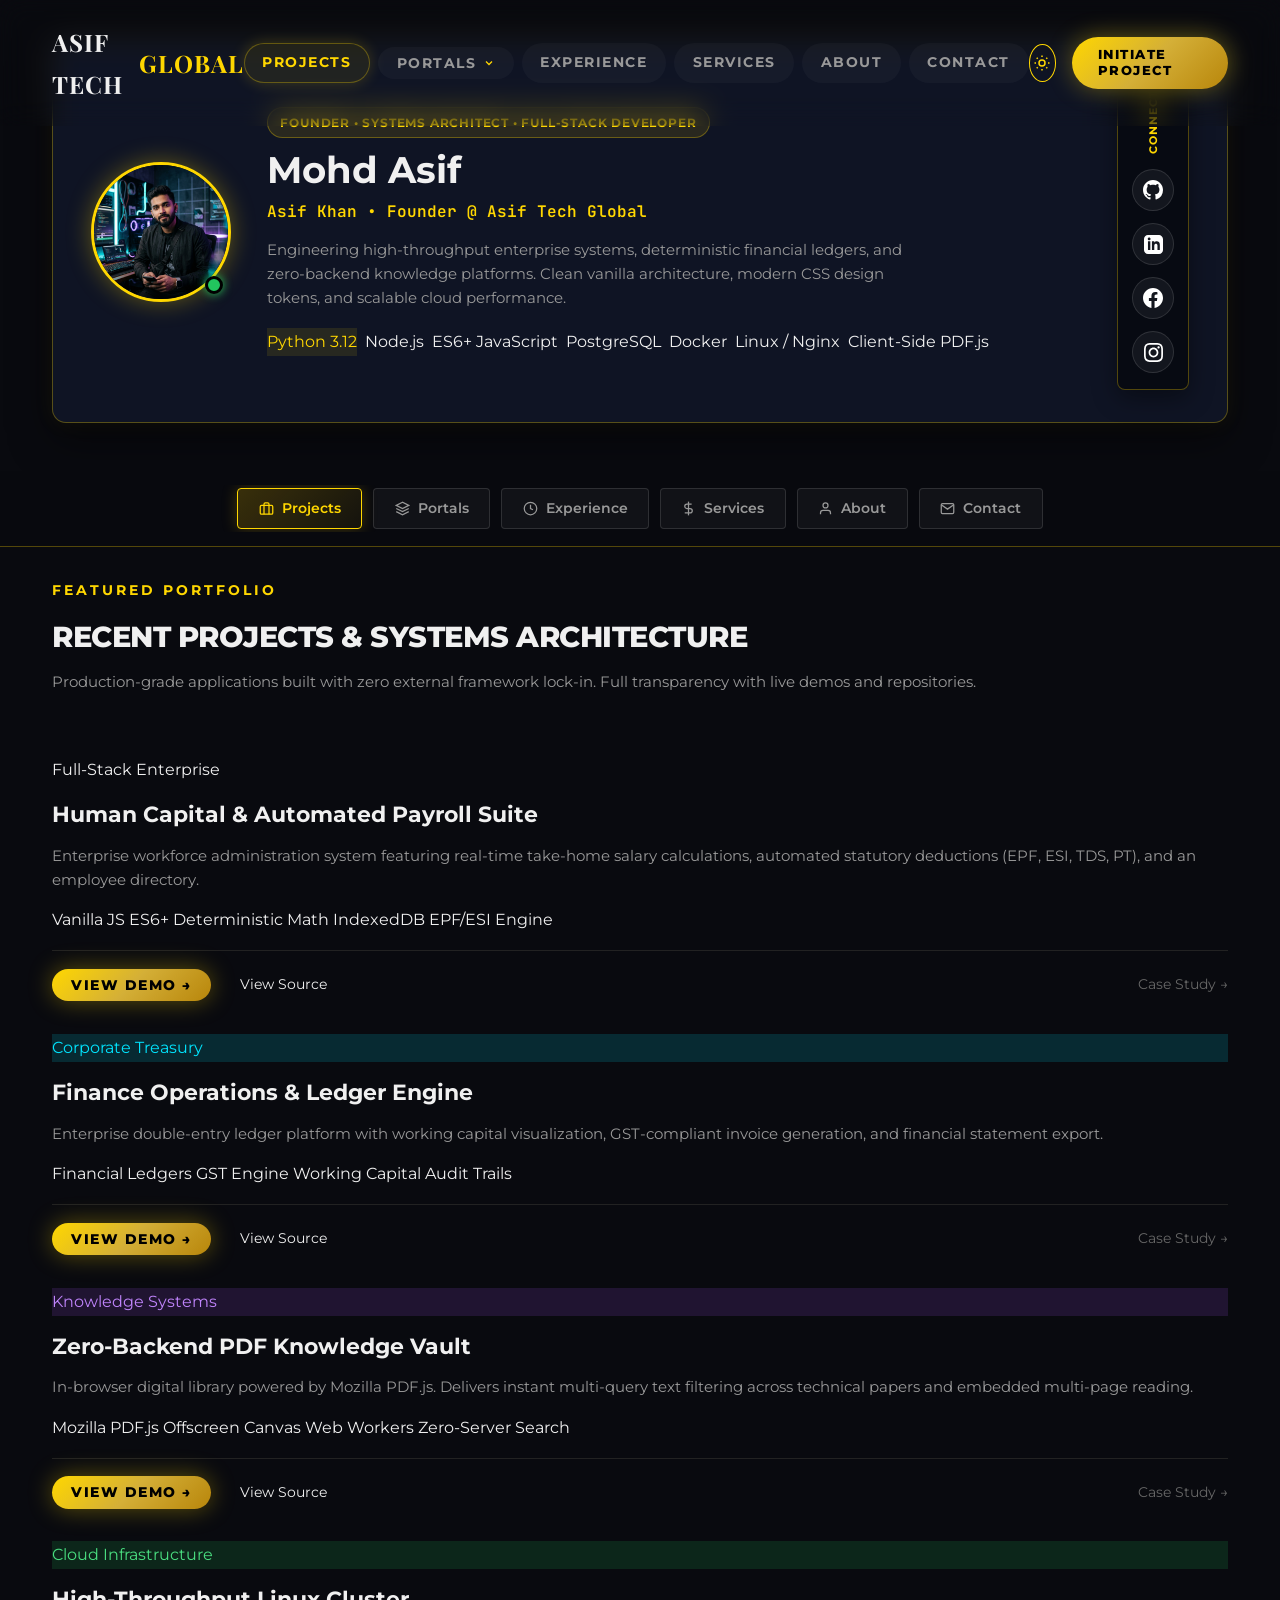
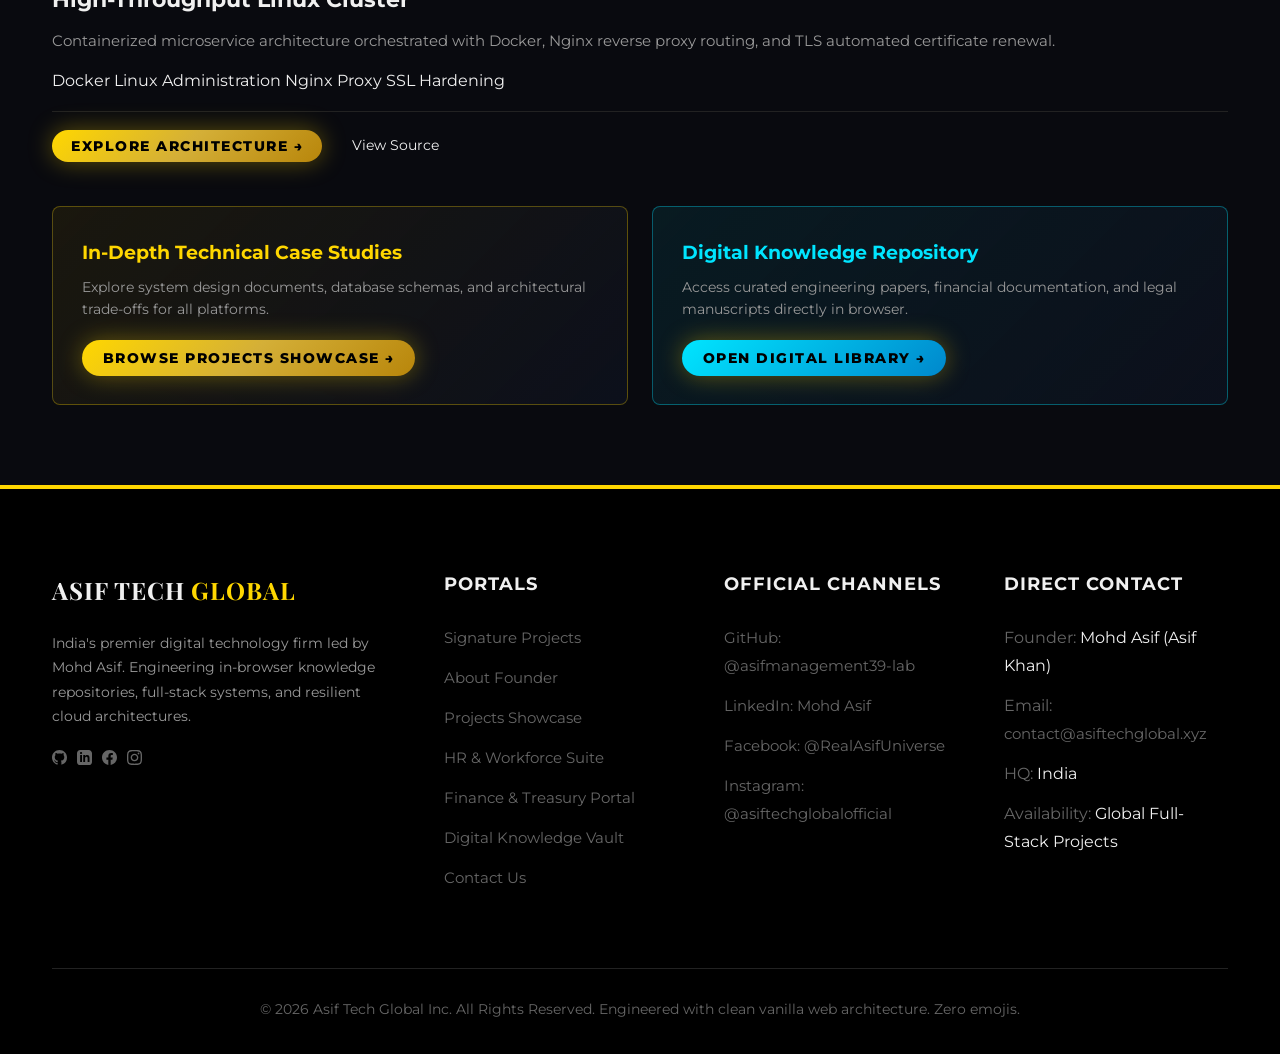
<file: index.html>
<!DOCTYPE html>
<html lang="en">
<head>
  <meta charset="UTF-8">
  <meta name="viewport" content="width=device-width, initial-scale=1.0">
  <title>Mohd Asif | Systems Architect & Full-Stack Developer Portfolio</title>
  <meta name="description" content="Official portfolio of Mohd Asif (Asif Khan) - Systems Architect & Full-Stack Engineer at Asif Tech Global. Enterprise web applications, HR & Finance systems, and cloud infrastructure.">
  <meta name="keywords" content="Mohd Asif, Asif Khan, Systems Architect, Full Stack Developer, Enterprise Web Apps, HR Systems, Finance Systems, Digital Library">
  <meta name="author" content="Mohd Asif">
  <link rel="canonical" href="https://asifmanagement39-lab.github.io/asiftechglobalofficialwebsite/">

  <!-- OpenGraph / Facebook -->
  <meta property="og:type" content="website">
  <meta property="og:url" content="https://asifmanagement39-lab.github.io/asiftechglobalofficialwebsite/">
  <meta property="og:title" content="Mohd Asif | Systems Architect & Full-Stack Developer">
  <meta property="og:description" content="Enterprise web systems, financial ledgers, and cloud platforms built with clean vanilla architecture.">
  <meta property="og:image" content="https://asifmanagement39-lab.github.io/asiftechglobalofficialwebsite/assets/asif_khan.jpg">

  <!-- Twitter Card -->
  <meta name="twitter:card" content="summary_large_image">
  <meta name="twitter:title" content="Mohd Asif | Systems Architect & Full-Stack Developer">
  <meta name="twitter:description" content="Enterprise web systems, financial ledgers, and cloud platforms built with clean vanilla architecture.">
  <meta name="twitter:image" content="https://asifmanagement39-lab.github.io/asiftechglobalofficialwebsite/assets/asif_khan.jpg">

  <!-- Favicon -->
  <link rel="icon" type="image/svg+xml" href="data:image/svg+xml,<svg xmlns='http://www.w3.org/2000/svg' viewBox='0 0 100 100'><text y='.9em' font-size='90' fill='%23FFD700'>A</text></svg>">

  <!-- Schema.org JSON-LD -->
  <script type="application/ld+json">
  {
    "@context": "https://schema.org",
    "@graph": [
      {
        "@type": "Person",
        "@id": "https://asifmanagement39-lab.github.io/asiftechglobalofficialwebsite/#person",
        "name": "Mohd Asif",
        "alternateName": "Asif Khan",
        "jobTitle": "Systems Architect & Founder",
        "worksFor": {
          "@type": "Organization",
          "name": "Asif Tech Global"
        },
        "url": "https://asifmanagement39-lab.github.io/asiftechglobalofficialwebsite/",
        "sameAs": [
          "https://github.com/asifmanagement39-lab",
          "https://linkedin.com",
          "https://www.facebook.com/RealAsifUniverse/",
          "https://www.instagram.com/asiftechglobalofficial/"
        ]
      },
      {
        "@type": "Organization",
        "@id": "https://asifmanagement39-lab.github.io/asiftechglobalofficialwebsite/#organization",
        "name": "Asif Tech Global",
        "url": "https://asifmanagement39-lab.github.io/asiftechglobalofficialwebsite/",
        "founder": {
          "@id": "https://asifmanagement39-lab.github.io/asiftechglobalofficialwebsite/#person"
        }
      }
    ]
  }
  </script>
  
  <link rel="stylesheet" href="style.css">
</head>
<body id="home" class="dark-mode">

  <!-- ==========================================================================
       Top Navigation Bar (Zero "Skills" link, Clean Developer Menus)
       ========================================================================== -->
  <nav class="navbar" id="navbar">
    <div class="container nav-wrapper">
      <!-- Brand Logo -->
      <a href="#home" class="brand-logo" onclick="if(window.switchPortfolioView) switchPortfolioView('projects', false);">
        ASIF TECH <span>GLOBAL</span>
      </a>

      <!-- Navigation Menu -->
      <div class="nav-menu">
        <a href="#projects" class="nav-link-item active" onclick="if(window.switchPortfolioView) switchPortfolioView('projects', true);">Projects</a>
        
        <!-- Portals Dropdown -->
        <div class="nav-dropdown" id="mbaDropdown">
          <button class="nav-dropdown-btn" id="mbaDropdownBtn" type="button" aria-expanded="false" aria-haspopup="true">
            <span>Portals</span>
            <svg class="dropdown-chevron" width="12" height="12" viewBox="0 0 24 24" fill="none" stroke="currentColor" stroke-width="2.5"><polyline points="6 9 12 15 18 9"></polyline></svg>
          </button>
          
          <div class="dropdown-menu-box" id="mbaDropdownMenu">
            <a href="hr.html" class="dropdown-item">
              <div class="dropdown-item-icon">
                <svg width="18" height="18" viewBox="0 0 24 24" fill="none" stroke="currentColor" stroke-width="2"><path d="M17 21v-2a4 4 0 0 0-4-4H5a4 4 0 0 0-4 4v2"></path><circle cx="9" cy="7" r="4"></circle><path d="M23 21v-2a4 4 0 0 0-3-3.87"></path><path d="M16 3.13a4 4 0 0 1 0 7.75"></path></svg>
              </div>
              <div class="dropdown-item-info">
                <span class="dropdown-title">HR &amp; Workforce</span>
                <span class="dropdown-desc">Payroll Calculator &amp; Employees</span>
              </div>
            </a>
            <div class="dropdown-divider"></div>
            <a href="finance.html" class="dropdown-item">
              <div class="dropdown-item-icon">
                <svg width="18" height="18" viewBox="0 0 24 24" fill="none" stroke="currentColor" stroke-width="2"><line x1="12" y1="1" x2="12" y2="23"></line><path d="M17 5H9.5a3.5 3.5 0 0 0 0 7h5a3.5 3.5 0 0 1 0 7H6"></path></svg>
              </div>
              <div class="dropdown-item-info">
                <span class="dropdown-title">Finance &amp; Treasury</span>
                <span class="dropdown-desc">Double-Entry Ledger &amp; GST Invoices</span>
              </div>
            </a>
            <div class="dropdown-divider"></div>
            <a href="library.html" class="dropdown-item">
              <div class="dropdown-item-icon">
                <svg width="18" height="18" viewBox="0 0 24 24" fill="none" stroke="currentColor" stroke-width="2"><path d="M4 19.5A2.5 2.5 0 0 1 6.5 17H20"></path><path d="M6.5 2H20v20H6.5A2.5 2.5 0 0 1 4 19.5v-15A2.5 2.5 0 0 1 6.5 2z"></path></svg>
              </div>
              <div class="dropdown-item-info">
                <span class="dropdown-title">Knowledge Vault</span>
                <span class="dropdown-desc">PDF.js Client-Side Research Engine</span>
              </div>
            </a>
          </div>
        </div>

        <a href="#experience" class="nav-link-item" onclick="if(window.switchPortfolioView) switchPortfolioView('experience', true);">Experience</a>
        <a href="#pricing" class="nav-link-item" onclick="if(window.switchPortfolioView) switchPortfolioView('pricing', true);">Services</a>
        <a href="#about" class="nav-link-item" onclick="if(window.switchPortfolioView) switchPortfolioView('about', true);">About</a>
        <a href="#contact" class="nav-link-item" onclick="if(window.switchPortfolioView) switchPortfolioView('contact', true);">Contact</a>
      </div>

      <!-- Right Controls -->
      <div class="nav-right">
        <!-- Theme Toggle -->
        <button class="theme-toggle-btn" id="mode-toggle" type="button" aria-label="Toggle Dark and Light Mode" title="Toggle Mode">
          <svg id="sun-svg" width="18" height="18" viewBox="0 0 24 24" fill="none" stroke="currentColor" stroke-width="2">
            <circle cx="12" cy="12" r="4"></circle>
            <path d="M12 2v2M12 20v2M4.93 4.93l1.41 1.41M17.66 17.66l1.41 1.41M2 12h2M20 12h2M6.34 17.66l-1.41 1.41M19.07 4.93l-1.41 1.41"></path>
          </svg>
          <svg id="moon-svg" width="18" height="18" viewBox="0 0 24 24" fill="none" stroke="currentColor" stroke-width="2" style="display: none;">
            <path d="M21 12.79A9 9 0 1 1 11.21 3 7 7 0 0 0 21 12.79z"></path>
          </svg>
        </button>

        <a href="#contact" class="btn-gold" onclick="if(window.switchPortfolioView) switchPortfolioView('contact', true);">Initiate Project</a>
      </div>
    </div>
  </nav>

  <!-- ==========================================================================
       Developer Profile Hero Header
       With Photo on Left/Center and Vertical Social Hub on Right Side!
       ========================================================================== -->
  <header class="dev-hero-section">
    <div class="container">
      <div class="dev-profile-card">
        
        <!-- Left: Developer Avatar with Active Indicator -->
        <div class="dev-avatar-wrapper">
          <img src="assets/asif_khan.jpg" alt="Mohd Asif - Systems Architect" class="dev-avatar-img">
          <div class="dev-status-badge" title="Systems Engine Active • Ready for Technical Projects"></div>
        </div>

        <!-- Center: Developer Profile & Core Identity -->
        <div class="dev-profile-info">
          <div style="display: inline-block; padding: 0.25rem 0.8rem; background: rgba(230, 184, 0, 0.12); border: 1px solid var(--border-gold); border-radius: 999px; color: var(--gold); font-size: 0.76rem; font-weight: 700; text-transform: uppercase; letter-spacing: 0.8px; margin-bottom: 0.6rem;">
            FOUNDER &bull; SYSTEMS ARCHITECT &bull; FULL-STACK DEVELOPER
          </div>
          <h1>Mohd Asif</h1>
          <div class="dev-role">Asif Khan &bull; Founder @ Asif Tech Global</div>
          <p class="dev-bio">
            Engineering high-throughput enterprise systems, deterministic financial ledgers, and zero-backend knowledge platforms. 
            Clean vanilla architecture, modern CSS design tokens, and scalable cloud performance.
          </p>
          <div class="dev-tags-row">
            <span class="portfolio-tag" style="background: rgba(255, 215, 0, 0.1); border-color: rgba(255, 215, 0, 0.3); color: var(--gold);">Python 3.12</span>
            <span class="portfolio-tag">Node.js</span>
            <span class="portfolio-tag">ES6+ JavaScript</span>
            <span class="portfolio-tag">PostgreSQL</span>
            <span class="portfolio-tag">Docker</span>
            <span class="portfolio-tag">Linux / Nginx</span>
            <span class="portfolio-tag">Client-Side PDF.js</span>
          </div>
        </div>

        <!-- Right: Vertical Social Hub (Exactly as in user's screenshot!) -->
        <div class="dev-social-dock-right">
          <div class="dev-social-dock-title">CONNECT</div>
          
          <a href="https://github.com/asifmanagement39-lab" target="_blank" rel="noopener noreferrer" class="dev-social-link-icon" title="GitHub (@asifmanagement39-lab)" aria-label="GitHub">
            <svg width="20" height="20" viewBox="0 0 24 24" fill="currentColor"><path d="M12 0C5.37 0 0 5.37 0 12c0 5.31 3.435 9.795 8.205 11.385.6.105.825-.255.825-.57 0-.285-.015-1.23-.015-2.235-3.015.555-3.795-.735-4.035-1.41-.135-.345-.72-1.41-1.23-1.695-.42-.225-1.02-.78-.015-.795.945-.015 1.62.87 1.845 1.23 1.08 1.815 2.805 1.305 3.495.99.105-.78.42-1.305.765-1.605-2.67-.3-5.46-1.335-5.46-5.925 0-1.305.465-2.385 1.23-3.225-.12-.3-.54-1.53.12-3.18 0 0 1.005-.315 3.3 1.23.96-.27 1.98-.405 3-.405s2.04.135 3 .405c2.295-1.56 3.3-1.23 3.3-1.23.66 1.65.24 2.88.12 3.18.765.84 1.23 1.905 1.23 3.225 0 4.605-2.805 5.625-5.475 5.925.435.375.81 1.095.81 2.22 0 1.605-.015 2.895-.015 3.3 0 .315.225.69.825.57A12.02 12.02 0 0024 12c0-6.63-5.37-12-12-12z"/></svg>
          </a>

          <a href="https://linkedin.com" target="_blank" rel="noopener noreferrer" class="dev-social-link-icon" title="LinkedIn (Mohd Asif)" aria-label="LinkedIn">
            <svg width="19" height="19" viewBox="0 0 24 24" fill="currentColor"><path d="M19 0h-14c-2.761 0-5 2.239-5 5v14c0 2.761 2.239 5 5 5h14c2.762 0 5-2.239 5-5v-14c0-2.761-2.762-5-5-5zm-11 19h-3v-11h3v11zm-1.5-12.268c-.966 0-1.75-.79-1.75-1.764s.784-1.764 1.75-1.764 1.75.79 1.75 1.764-.783 1.764-1.75 1.764zm13.5 12.268h-3v-5.604c0-3.368-4-3.113-4 0v5.604h-3v-11h3v1.765c1.396-2.586 7-2.777 7 2.476v6.759z"/></svg>
          </a>

          <a href="https://www.facebook.com/RealAsifUniverse/" target="_blank" rel="noopener noreferrer" class="dev-social-link-icon" title="Facebook (@RealAsifUniverse)" aria-label="Facebook">
            <svg width="20" height="20" viewBox="0 0 24 24" fill="currentColor"><path d="M24 12.073c0-6.627-5.373-12-12-12s-12 5.373-12 12c0 5.99 4.388 10.954 10.125 11.854v-8.385H7.078v-3.47h3.047V9.43c0-3.007 1.792-4.669 4.533-4.669 1.312 0 2.686.235 2.686.235v2.953H15.83c-1.491 0-1.956.925-1.956 1.874v2.25h3.328l-.532 3.47h-2.796v8.385C19.612 23.027 24 18.062 24 12.073z"/></svg>
          </a>

          <a href="https://www.instagram.com/asiftechglobalofficial/" target="_blank" rel="noopener noreferrer" class="dev-social-link-icon" title="Instagram (@asiftechglobalofficial)" aria-label="Instagram">
            <svg width="19" height="19" viewBox="0 0 24 24" fill="currentColor"><path d="M12 2.163c3.204 0 3.584.012 4.85.07 3.252.148 4.771 1.691 4.919 4.919.058 1.265.069 1.645.069 4.849 0 3.205-.012 3.584-.069 4.849-.149 3.225-1.664 4.771-4.919 4.919-1.266.058-1.644.07-4.85.07-3.204 0-3.584-.012-4.849-.07-3.26-.149-4.771-1.699-4.919-4.92-.058-1.265-.07-1.644-.07-4.849 0-3.204.013-3.583.07-4.849.149-3.227 1.664-4.771 4.919-4.919 1.266-.057 1.645-.069 4.849-.069zm0-2.163c-3.259 0-3.667.014-4.947.072-4.358.2-6.78 2.618-6.98 6.98-.059 1.281-.073 1.689-.073 4.948 0 3.259.014 3.668.072 4.948.2 4.358 2.618 6.78 6.98 6.98 1.281.058 1.689.072 4.948.072 3.259 0 3.668-.014 4.948-.072 4.354-.2 6.782-2.618 6.979-6.98.059-1.28.073-1.689.073-4.948 0-3.259-.014-3.667-.072-4.947-.196-4.354-2.617-6.78-6.979-6.98-1.281-.059-1.69-.073-4.949-.073zm0 5.838c-3.403 0-6.162 2.759-6.162 6.162s2.759 6.163 6.162 6.163 6.162-2.759 6.162-6.163c0-3.403-2.759-6.162-6.162-6.162zm0 10.162c-2.209 0-4-1.79-4-4 0-2.209 1.791-4 4-4s4 1.791 4 4c0 2.21-1.791 4-4 4zm6.406-11.845c-.796 0-1.441.645-1.441 1.44s.645 1.44 1.441 1.44c.795 0 1.439-.645 1.439-1.44s-.644-1.44-1.439-1.44z"/></svg>
          </a>
        </div>

      </div>
    </div>
  </header>

  <!-- ==========================================================================
       Interactive Developer Tabbed View Switcher
       "Jis par click kare wahi khule, baki neeche lambi karke nahi lagaye"
       ========================================================================== -->
  <div class="dev-tab-navbar">
    <div class="container">
      <div class="dev-tabs-list">
        <button class="dev-tab-btn active" data-view="projects">
          <svg width="15" height="15" viewBox="0 0 24 24" fill="none" stroke="currentColor" stroke-width="2"><rect x="2" y="7" width="20" height="14" rx="2" ry="2"></rect><path d="M16 21V5a2 2 0 0 0-2-2h-4a2 2 0 0 0-2 2v16"></path></svg>
          <span>Projects</span>
        </button>
        <button class="dev-tab-btn" data-view="portals">
          <svg width="15" height="15" viewBox="0 0 24 24" fill="none" stroke="currentColor" stroke-width="2"><polygon points="12 2 2 7 12 12 22 7 12 2"></polygon><polyline points="2 17 12 22 22 17"></polyline><polyline points="2 12 12 17 22 12"></polyline></svg>
          <span>Portals</span>
        </button>
        <button class="dev-tab-btn" data-view="experience">
          <svg width="15" height="15" viewBox="0 0 24 24" fill="none" stroke="currentColor" stroke-width="2"><circle cx="12" cy="12" r="10"></circle><polyline points="12 6 12 12 16 14"></polyline></svg>
          <span>Experience</span>
        </button>
        <button class="dev-tab-btn" data-view="pricing">
          <svg width="15" height="15" viewBox="0 0 24 24" fill="none" stroke="currentColor" stroke-width="2"><line x1="12" y1="1" x2="12" y2="23"></line><path d="M17 5H9.5a3.5 3.5 0 0 0 0 7h5a3.5 3.5 0 0 1 0 7H6"></path></svg>
          <span>Services</span>
        </button>
        <button class="dev-tab-btn" data-view="about">
          <svg width="15" height="15" viewBox="0 0 24 24" fill="none" stroke="currentColor" stroke-width="2"><path d="M20 21v-2a4 4 0 0 0-4-4H8a4 4 0 0 0-4 4v2"></path><circle cx="12" cy="7" r="4"></circle></svg>
          <span>About</span>
        </button>
        <button class="dev-tab-btn" data-view="contact">
          <svg width="15" height="15" viewBox="0 0 24 24" fill="none" stroke="currentColor" stroke-width="2"><path d="M4 4h16c1.1 0 2 .9 2 2v12c0 1.1-.9 2-2 2H4c-1.1 0-2-.9-2-2V6c0-1.1.9-2 2-2z"></path><polyline points="22,6 12,13 2,6"></polyline></svg>
          <span>Contact</span>
        </button>
      </div>
    </div>
  </div>

  <!-- ==========================================================================
       VIEW 1: SIGNATURE PROJECTS (ACTIVE BY DEFAULT)
       ========================================================================== -->
  <main class="container">

    <div class="dev-view-panel active" id="view-projects">
      <div class="section-header" style="text-align: left; margin-bottom: 2rem;">
        <div class="section-pretitle">Featured Portfolio</div>
        <h2 class="section-h2" style="font-size: 1.8rem;">Recent Projects &amp; Systems Architecture</h2>
        <p style="color: var(--text-muted); font-size: 0.95rem; margin-top: 0.4rem;">
          Production-grade applications built with zero external framework lock-in. Full transparency with live demos and repositories.
        </p>
      </div>

      <div class="portfolio-works-grid">
        <!-- Project 1 -->
        <div class="portfolio-work-card">
          <div class="portfolio-card-content" style="padding-top: 1.8rem;">
            <div class="portfolio-badge" style="margin-bottom: 12px;">Full-Stack Enterprise</div>
            <h3 style="font-size: 1.35rem; margin-bottom: 10px;">Human Capital &amp; Automated Payroll Suite</h3>
            <p style="font-size: 0.92rem; color: var(--text-muted); line-height: 1.65; margin-bottom: 14px;">
              Enterprise workforce administration system featuring real-time take-home salary calculations, automated statutory deductions (EPF, ESI, TDS, PT), and an employee directory.
            </p>
            <div class="portfolio-tech-tags" style="margin-bottom: 16px;">
              <span>Vanilla JS ES6+</span>
              <span>Deterministic Math</span>
              <span>IndexedDB</span>
              <span>EPF/ESI Engine</span>
            </div>
            <div style="display: flex; gap: 10px; align-items: center; border-top: 1px solid var(--border-subtle); padding-top: 14px; flex-wrap: wrap;">
              <a href="hr.html" class="btn-gold" style="padding: 0.5rem 1.2rem; font-size: 0.85rem;">View Demo &rarr;</a>
              <a href="https://github.com/asifmanagement39-lab/asiftechglobalofficialwebsite" target="_blank" rel="noopener" class="btn-outline-gold" style="padding: 0.5rem 1.2rem; font-size: 0.85rem;">View Source</a>
              <a href="projects.html" style="color: var(--text-dim); font-size: 0.85rem; margin-left: auto;">Case Study &rarr;</a>
            </div>
          </div>
        </div>

        <!-- Project 2 -->
        <div class="portfolio-work-card">
          <div class="portfolio-card-content" style="padding-top: 1.8rem;">
            <div class="portfolio-badge" style="margin-bottom: 12px; background: rgba(0, 229, 255, 0.15); color: #00e5ff; border-color: rgba(0, 229, 255, 0.35);">Corporate Treasury</div>
            <h3 style="font-size: 1.35rem; margin-bottom: 10px;">Finance Operations &amp; Ledger Engine</h3>
            <p style="font-size: 0.92rem; color: var(--text-muted); line-height: 1.65; margin-bottom: 14px;">
              Enterprise double-entry ledger platform with working capital visualization, GST-compliant invoice generation, and financial statement export.
            </p>
            <div class="portfolio-tech-tags" style="margin-bottom: 16px;">
              <span>Financial Ledgers</span>
              <span>GST Engine</span>
              <span>Working Capital</span>
              <span>Audit Trails</span>
            </div>
            <div style="display: flex; gap: 10px; align-items: center; border-top: 1px solid var(--border-subtle); padding-top: 14px; flex-wrap: wrap;">
              <a href="finance.html" class="btn-gold" style="padding: 0.5rem 1.2rem; font-size: 0.85rem;">View Demo &rarr;</a>
              <a href="https://github.com/asifmanagement39-lab/asiftechglobalofficialwebsite" target="_blank" rel="noopener" class="btn-outline-gold" style="padding: 0.5rem 1.2rem; font-size: 0.85rem;">View Source</a>
              <a href="projects.html" style="color: var(--text-dim); font-size: 0.85rem; margin-left: auto;">Case Study &rarr;</a>
            </div>
          </div>
        </div>

        <!-- Project 3 -->
        <div class="portfolio-work-card">
          <div class="portfolio-card-content" style="padding-top: 1.8rem;">
            <div class="portfolio-badge" style="margin-bottom: 12px; background: rgba(168, 85, 247, 0.15); color: #c084fc; border-color: rgba(168, 85, 247, 0.35);">Knowledge Systems</div>
            <h3 style="font-size: 1.35rem; margin-bottom: 10px;">Zero-Backend PDF Knowledge Vault</h3>
            <p style="font-size: 0.92rem; color: var(--text-muted); line-height: 1.65; margin-bottom: 14px;">
              In-browser digital library powered by Mozilla PDF.js. Delivers instant multi-query text filtering across technical papers and embedded multi-page reading.
            </p>
            <div class="portfolio-tech-tags" style="margin-bottom: 16px;">
              <span>Mozilla PDF.js</span>
              <span>Offscreen Canvas</span>
              <span>Web Workers</span>
              <span>Zero-Server Search</span>
            </div>
            <div style="display: flex; gap: 10px; align-items: center; border-top: 1px solid var(--border-subtle); padding-top: 14px; flex-wrap: wrap;">
              <a href="library.html" class="btn-gold" style="padding: 0.5rem 1.2rem; font-size: 0.85rem;">View Demo &rarr;</a>
              <a href="https://github.com/asifmanagement39-lab/asiftechglobalofficialwebsite" target="_blank" rel="noopener" class="btn-outline-gold" style="padding: 0.5rem 1.2rem; font-size: 0.85rem;">View Source</a>
              <a href="projects.html" style="color: var(--text-dim); font-size: 0.85rem; margin-left: auto;">Case Study &rarr;</a>
            </div>
          </div>
        </div>

        <!-- Project 4 -->
        <div class="portfolio-work-card">
          <div class="portfolio-card-content" style="padding-top: 1.8rem;">
            <div class="portfolio-badge" style="margin-bottom: 12px; background: rgba(34, 197, 94, 0.15); color: #4ade80; border-color: rgba(34, 197, 94, 0.35);">Cloud Infrastructure</div>
            <h3 style="font-size: 1.35rem; margin-bottom: 10px;">High-Throughput Linux Cluster</h3>
            <p style="font-size: 0.92rem; color: var(--text-muted); line-height: 1.65; margin-bottom: 14px;">
              Containerized microservice architecture orchestrated with Docker, Nginx reverse proxy routing, and TLS automated certificate renewal.
            </p>
            <div class="portfolio-tech-tags" style="margin-bottom: 16px;">
              <span>Docker</span>
              <span>Linux Administration</span>
              <span>Nginx Proxy</span>
              <span>SSL Hardening</span>
            </div>
            <div style="display: flex; gap: 10px; align-items: center; border-top: 1px solid var(--border-subtle); padding-top: 14px; flex-wrap: wrap;">
              <a href="projects.html" class="btn-gold" style="padding: 0.5rem 1.2rem; font-size: 0.85rem;">Explore Architecture &rarr;</a>
              <a href="https://github.com/asifmanagement39-lab/asiftechglobalofficialwebsite" target="_blank" rel="noopener" class="btn-outline-gold" style="padding: 0.5rem 1.2rem; font-size: 0.85rem;">View Source</a>
            </div>
          </div>
        </div>
      </div>

      <!-- Action Banners -->
      <div style="margin-top: 2.5rem; display: grid; grid-template-columns: repeat(auto-fit, minmax(300px, 1fr)); gap: 1.5rem;">
        <div style="background: linear-gradient(135deg, rgba(230, 184, 0, 0.08), rgba(15, 20, 36, 0.6)); border: 1px solid var(--border-gold); border-radius: var(--radius-md); padding: 1.8rem; text-align: left;">
          <h4 style="font-size: 1.2rem; color: var(--gold); margin-bottom: 0.4rem;">In-Depth Technical Case Studies</h4>
          <p style="color: var(--text-muted); font-size: 0.88rem; line-height: 1.6; margin-bottom: 1.2rem;">
            Explore system design documents, database schemas, and architectural trade-offs for all platforms.
          </p>
          <a href="projects.html" class="btn-gold" style="padding: 0.6rem 1.3rem; font-size: 0.85rem;">Browse Projects Showcase &rarr;</a>
        </div>

        <div style="background: linear-gradient(135deg, rgba(0, 229, 255, 0.08), rgba(15, 20, 36, 0.6)); border: 1px solid rgba(0, 229, 255, 0.35); border-radius: var(--radius-md); padding: 1.8rem; text-align: left;">
          <h4 style="font-size: 1.2rem; color: #00e5ff; margin-bottom: 0.4rem;">Digital Knowledge Repository</h4>
          <p style="color: var(--text-muted); font-size: 0.88rem; line-height: 1.6; margin-bottom: 1.2rem;">
            Access curated engineering papers, financial documentation, and legal manuscripts directly in browser.
          </p>
          <a href="library.html" class="btn-gold" style="background: linear-gradient(135deg, #00e5ff, #0088cc); color: #000; padding: 0.6rem 1.3rem; font-size: 0.85rem;">Open Digital Library &rarr;</a>
        </div>
      </div>
    </div>

    <!-- ==========================================================================
         VIEW 2: ENTERPRISE PORTALS (HR, FINANCE, LIBRARY, VISION)
         ========================================================================== -->
    <div class="dev-view-panel" id="view-portals">
      <div class="section-header" style="text-align: left; margin-bottom: 2rem;">
        <div class="section-pretitle">Business Systems</div>
        <h2 class="section-h2" style="font-size: 1.8rem;">Enterprise Ecosystem Portals</h2>
        <p style="color: var(--text-muted); font-size: 0.95rem; margin-top: 0.4rem;">
          Specialized web applications tailored for corporate operations, financial governance, and digital literacy.
        </p>
      </div>

      <div class="ecosystem-grid" style="margin-top: 1.5rem;">
        <!-- Portal Card 1: HR -->
        <div class="ecosystem-card">
          <div class="ecosystem-card-header">
            <div class="ecosystem-icon-box">
              <svg width="24" height="24" viewBox="0 0 24 24" fill="none" stroke="currentColor" stroke-width="2"><path d="M17 21v-2a4 4 0 0 0-4-4H5a4 4 0 0 0-4 4v2"></path><circle cx="9" cy="7" r="4"></circle><path d="M23 21v-2a4 4 0 0 0-3-3.87"></path><path d="M16 3.13a4 4 0 0 1 0 7.75"></path></svg>
            </div>
            <div>
              <span class="ecosystem-portal-tag">Workforce Platform</span>
              <h3 class="ecosystem-card-title">HR &amp; Workforce Portal</h3>
            </div>
          </div>
          <p class="ecosystem-card-desc">
            Complete payroll disbursement suite, shift monitoring, EPF/ESI statutory calculations, and administrative document publishing.
          </p>
          <a href="hr.html" class="ecosystem-card-link">Launch HR Portal &rarr;</a>
        </div>

        <!-- Portal Card 2: Finance -->
        <div class="ecosystem-card">
          <div class="ecosystem-card-header">
            <div class="ecosystem-icon-box">
              <svg width="24" height="24" viewBox="0 0 24 24" fill="none" stroke="currentColor" stroke-width="2"><line x1="12" y1="1" x2="12" y2="23"></line><path d="M17 5H9.5a3.5 3.5 0 0 0 0 7h5a3.5 3.5 0 0 1 0 7H6"></path></svg>
            </div>
            <div>
              <span class="ecosystem-portal-tag">Corporate Treasury</span>
              <h3 class="ecosystem-card-title">Finance &amp; Treasury Suite</h3>
            </div>
          </div>
          <p class="ecosystem-card-desc">
            Double-entry ledger book, working capital tracking, GST-compliant invoicing, and financial statement audit trail pipelines.
          </p>
          <a href="finance.html" class="ecosystem-card-link">Launch Finance Portal &rarr;</a>
        </div>

        <!-- Portal Card 3: Library -->
        <div class="ecosystem-card">
          <div class="ecosystem-card-header">
            <div class="ecosystem-icon-box">
              <svg width="24" height="24" viewBox="0 0 24 24" fill="none" stroke="currentColor" stroke-width="2"><path d="M4 19.5A2.5 2.5 0 0 1 6.5 17H20"></path><path d="M6.5 2H20v20H6.5A2.5 2.5 0 0 1 4 19.5v-15A2.5 2.5 0 0 1 6.5 2z"></path></svg>
            </div>
            <div>
              <span class="ecosystem-portal-tag">Knowledge Vault</span>
              <h3 class="ecosystem-card-title">Digital Knowledge Library</h3>
            </div>
          </div>
          <p class="ecosystem-card-desc">
            Zero-backend digital research library with instant text queries across 8 curated disciplines and full-screen document reader.
          </p>
          <a href="library.html" class="ecosystem-card-link">Explore E-Library &rarr;</a>
        </div>
      </div>

      <!-- Vision Pillars -->
      <div style="margin-top: 3.5rem;">
        <h3 style="color: var(--gold); font-size: 1.3rem; margin-bottom: 1.2rem;">Core Architecture Pillars</h3>
        <div class="vision-grid">
          <div class="vision-card">
            <h3>Speed</h3>
            <p>Sub-50ms execution times and lean bundle delivery without framework bloat.</p>
          </div>
          <div class="vision-card">
            <h3>Security</h3>
            <p>Zero plaintext credential exposure, sanitized inputs, and hardened access controls.</p>
          </div>
          <div class="vision-card">
            <h3>Scale</h3>
            <p>Stateless architecture capable of handling heavy concurrent traffic on CDN edges.</p>
          </div>
          <div class="vision-card">
            <h3>Reliability</h3>
            <p>Deterministic calculations, error-resilient state, and offline caching readiness.</p>
          </div>
        </div>
      </div>
    </div>

    <!-- ==========================================================================
         VIEW 3: EXPERIENCE TIMELINE & STATS
         ========================================================================== -->
    <div class="dev-view-panel" id="view-experience">
      <div class="section-header" style="text-align: left; margin-bottom: 2rem;">
        <div class="section-pretitle">Career Milestones</div>
        <h2 class="section-h2" style="font-size: 1.8rem;">Professional Experience &amp; Metrics</h2>
        <p style="color: var(--text-muted); font-size: 0.95rem; margin-top: 0.4rem;">
          Track record of leadership, full-stack systems development, and infrastructure scaling from 2021 to present.
        </p>
      </div>

      <!-- Verified Metrics Counters -->
      <div class="stats-grid" style="margin-bottom: 3rem;">
        <div class="stat-card">
          <div class="stat-number" data-counter-target="10" data-counter-suffix="+">10+</div>
          <div class="stat-label">Enterprise Projects Built</div>
        </div>
        <div class="stat-card">
          <div class="stat-number" data-counter-target="5" data-counter-suffix="+">5+</div>
          <div class="stat-label">Years in Technology</div>
        </div>
        <div class="stat-card">
          <div class="stat-number" data-counter-target="1200" data-counter-suffix="+">1,200+</div>
          <div class="stat-label">GitHub Stars &amp; Community</div>
        </div>
        <div class="stat-card">
          <div class="stat-number" data-counter-target="1200000" data-counter-suffix="+">1.2M+</div>
          <div class="stat-label">Lines of Production Code</div>
        </div>
        <div class="stat-card">
          <div class="stat-number" data-counter-target="150000" data-counter-suffix="+">150K+</div>
          <div class="stat-label">Active Users Served</div>
        </div>
      </div>

      <!-- Experience Timeline -->
      <div class="timeline-track-container" style="margin-top: 1rem;">
        <div class="timeline-event-item">
          <div class="timeline-card-box">
            <div style="display: flex; justify-content: space-between; align-items: flex-start; flex-wrap: wrap; gap: 0.5rem; margin-bottom: 0.5rem;">
              <h3 style="color: var(--text-main); font-size: 1.25rem;">Founder &amp; Principal Systems Architect</h3>
              <span style="font-family: var(--font-mono); font-size: 0.8rem; color: var(--gold); background: rgba(230, 184, 0, 0.1); padding: 2px 8px; border-radius: 4px;">2024 &ndash; PRESENT</span>
            </div>
            <div style="color: var(--gold); font-size: 0.9rem; font-weight: 600; margin-bottom: 0.75rem;">Asif Tech Global &bull; India</div>
            <p style="color: var(--text-muted); font-size: 0.9rem; line-height: 1.65;">
              Spearheading engineering of the corporate web ecosystem. Architected the HR Payroll engine, Finance Treasury ledger, and in-browser PDF library with zero external runtime dependencies.
            </p>
          </div>
        </div>

        <div class="timeline-event-item">
          <div class="timeline-card-box">
            <div style="display: flex; justify-content: space-between; align-items: flex-start; flex-wrap: wrap; gap: 0.5rem; margin-bottom: 0.5rem;">
              <h3 style="color: var(--text-main); font-size: 1.25rem;">Lead Full-Stack &amp; Systems Engineer</h3>
              <span style="font-family: var(--font-mono); font-size: 0.8rem; color: var(--gold); background: rgba(230, 184, 0, 0.1); padding: 2px 8px; border-radius: 4px;">2022 &ndash; 2024</span>
            </div>
            <div style="color: var(--gold); font-size: 0.9rem; font-weight: 600; margin-bottom: 0.75rem;">Enterprise Technology Operations</div>
            <p style="color: var(--text-muted); font-size: 0.9rem; line-height: 1.65;">
              Designed and shipped high-concurrency backend services in Python and Node.js. Optimized relational database queries, implemented Redis caching, and managed Docker container deployments.
            </p>
          </div>
        </div>

        <div class="timeline-event-item">
          <div class="timeline-card-box">
            <div style="display: flex; justify-content: space-between; align-items: flex-start; flex-wrap: wrap; gap: 0.5rem; margin-bottom: 0.5rem;">
              <h3 style="color: var(--text-main); font-size: 1.25rem;">Senior UI/UX &amp; Web Systems Developer</h3>
              <span style="font-family: var(--font-mono); font-size: 0.8rem; color: var(--gold); background: rgba(230, 184, 0, 0.1); padding: 2px 8px; border-radius: 4px;">2021 &ndash; 2022</span>
            </div>
            <div style="color: var(--gold); font-size: 0.9rem; font-weight: 600; margin-bottom: 0.75rem;">Digital Products &amp; Solutions</div>
            <p style="color: var(--text-muted); font-size: 0.9rem; line-height: 1.65;">
              Engineered responsive web applications and client dashboards. Implemented semantic HTML5, CSS Grid architecture, WCAG accessibility standards, and cross-browser performance optimizations.
            </p>
          </div>
        </div>
      </div>
    </div>

    <!-- ==========================================================================
         VIEW 4: SERVICES & PRICING
         ========================================================================== -->
    <div class="dev-view-panel" id="view-pricing">
      <div class="section-header" style="text-align: left; margin-bottom: 2rem;">
        <div class="section-pretitle">Offerings &amp; Engagements</div>
        <h2 class="section-h2" style="font-size: 1.8rem;">Services &amp; Architecture Pricing</h2>
        <p style="color: var(--text-muted); font-size: 0.95rem; margin-top: 0.4rem;">
          Transparent investment tiers for enterprise software engineering, business automation, and cloud deployments.
        </p>
      </div>

      <div class="services-pricing-grid">
        <!-- Service 1 -->
        <div class="service-pricing-card">
          <div>
            <div class="portfolio-badge" style="margin-bottom: 0.8rem;">Core Offering</div>
            <h3 style="font-size: 1.3rem; color: var(--text-main); margin-bottom: 0.5rem;">Custom Web Development</h3>
            <p style="color: var(--text-muted); font-size: 0.88rem; line-height: 1.6;">
              Production-ready corporate portals and web applications. High performance, zero framework bloat, and sub-second loading.
            </p>
            <div class="price-tag-amount">&#8377;15,000 &ndash; &#8377;1,00,000+</div>
            <ul style="list-style: none; padding: 0; margin: 1rem 0; font-size: 0.85rem; color: var(--text-muted); line-height: 1.8;">
              <li>&check; Semantic HTML5 &amp; Vanilla ES6+</li>
              <li>&check; Ultra-Luxury CSS Glassmorphism</li>
              <li>&check; 100% Responsive on All Screens</li>
              <li>&check; SEO Optimization &amp; Schema.org</li>
            </ul>
          </div>
          <a href="#contact" class="btn-gold" style="width: 100%; text-align: center;" onclick="if(window.switchPortfolioView) switchPortfolioView('contact', true);">Initiate Project &rarr;</a>
        </div>

        <!-- Service 2 -->
        <div class="service-pricing-card featured-plan">
          <div>
            <div class="portfolio-badge" style="margin-bottom: 0.8rem; background: rgba(230, 184, 0, 0.2); border-color: var(--gold);">Popular Enterprise</div>
            <h3 style="font-size: 1.3rem; color: var(--gold); margin-bottom: 0.5rem;">Business System Design</h3>
            <p style="color: var(--text-muted); font-size: 0.88rem; line-height: 1.6;">
              Custom HR workforce portals, financial double-entry ledgers, and document management vaults.
            </p>
            <div class="price-tag-amount">&#8377;35,000 &ndash; &#8377;1,50,000+</div>
            <ul style="list-style: none; padding: 0; margin: 1rem 0; font-size: 0.85rem; color: var(--text-muted); line-height: 1.8;">
              <li>&check; Payroll &amp; Statutory EPF/ESI Engine</li>
              <li>&check; Double-Entry Ledgers &amp; GST Invoicing</li>
              <li>&check; Role-Based Access Controls</li>
              <li>&check; Offline Data Persistence</li>
            </ul>
          </div>
          <a href="#contact" class="btn-gold" style="width: 100%; text-align: center;" onclick="if(window.switchPortfolioView) switchPortfolioView('contact', true);">Request System Architecture &rarr;</a>
        </div>

        <!-- Service 3 -->
        <div class="service-pricing-card">
          <div>
            <div class="portfolio-badge" style="margin-bottom: 0.8rem;">Data &amp; Scale</div>
            <h3 style="font-size: 1.3rem; color: var(--text-main); margin-bottom: 0.5rem;">Database Architecture &amp; Optimization</h3>
            <p style="color: var(--text-muted); font-size: 0.88rem; line-height: 1.6;">
              PostgreSQL, MySQL, and IndexedDB schema design, query indexing, concurrency management, and data auditing.
            </p>
            <div class="price-tag-amount">&#8377;20,000 &ndash; &#8377;80,000</div>
            <ul style="list-style: none; padding: 0; margin: 1rem 0; font-size: 0.85rem; color: var(--text-muted); line-height: 1.8;">
              <li>&check; Relational Schema Normalization</li>
              <li>&check; Query Profiling &amp; Index Tuning</li>
              <li>&check; Automated Backup Schedules</li>
              <li>&check; Data Security Hardening</li>
            </ul>
          </div>
          <a href="#contact" class="btn-outline-gold" style="width: 100%; text-align: center;" onclick="if(window.switchPortfolioView) switchPortfolioView('contact', true);">Consult on Database &rarr;</a>
        </div>

        <!-- Service 4 -->
        <div class="service-pricing-card">
          <div>
            <div class="portfolio-badge" style="margin-bottom: 0.8rem;">Education Tech</div>
            <h3 style="font-size: 1.3rem; color: var(--text-main); margin-bottom: 0.5rem;">Educational Platform Development</h3>
            <p style="color: var(--text-muted); font-size: 0.88rem; line-height: 1.6;">
              Client-side digital libraries, study material portals, course catalogs, and interactive PDF.js document engines.
            </p>
            <div class="price-tag-amount">&#8377;40,000 &ndash; &#8377;1,20,000</div>
            <ul style="list-style: none; padding: 0; margin: 1rem 0; font-size: 0.85rem; color: var(--text-muted); line-height: 1.8;">
              <li>&check; In-Browser Mozilla PDF.js Integration</li>
              <li>&check; Category Shelves &amp; Real-Time Search</li>
              <li>&check; Offscreen Canvas Thumbnailing</li>
              <li>&check; Zero-Server Bandwidth Optimization</li>
            </ul>
          </div>
          <a href="#contact" class="btn-outline-gold" style="width: 100%; text-align: center;" onclick="if(window.switchPortfolioView) switchPortfolioView('contact', true);">Build Edu Platform &rarr;</a>
        </div>

        <!-- Service 5 -->
        <div class="service-pricing-card">
          <div>
            <div class="portfolio-badge" style="margin-bottom: 0.8rem;">DevOps SLA</div>
            <h3 style="font-size: 1.3rem; color: var(--text-main); margin-bottom: 0.5rem;">Cloud Deployment &amp; Maintenance</h3>
            <p style="color: var(--text-muted); font-size: 0.88rem; line-height: 1.6;">
              Linux server administration, Nginx reverse proxy configuration, Docker orchestration, and 24/7 uptime monitoring.
            </p>
            <div class="price-tag-amount">&#8377;15,000 &ndash; &#8377;50,000 /mo</div>
            <ul style="list-style: none; padding: 0; margin: 1rem 0; font-size: 0.85rem; color: var(--text-muted); line-height: 1.8;">
              <li>&check; CI/CD Pipelines &amp; GitHub Pages</li>
              <li>&check; SSL/TLS Hardening &amp; DNS Management</li>
              <li>&check; Proactive Health Monitoring</li>
              <li>&check; Rapid Incident Resolution SLA</li>
            </ul>
          </div>
          <a href="#contact" class="btn-outline-gold" style="width: 100%; text-align: center;" onclick="if(window.switchPortfolioView) switchPortfolioView('contact', true);">Retain Cloud DevOps &rarr;</a>
        </div>
      </div>

      <!-- Direct Call to Action -->
      <div class="cta-work-together-banner" style="margin-top: 3.5rem;">
        <h2 style="font-size: clamp(1.8rem, 4vw, 2.5rem); color: var(--text-main); margin-bottom: 0.8rem;">Ready to Architect Your Digital Vision?</h2>
        <p style="color: var(--text-muted); max-width: 650px; margin: 0 auto 2rem; font-size: 1.05rem; line-height: 1.7;">
          Let's discuss your project scope, architecture requirements, and timeline milestones. We guarantee executive precision and clean code delivery.
        </p>
        <div style="display: flex; gap: 1rem; justify-content: center; flex-wrap: wrap;">
          <a href="#contact" class="btn-gold" style="padding: 0.85rem 2.2rem; font-size: 1rem;" onclick="if(window.switchPortfolioView) switchPortfolioView('contact', true);">Initiate Consultation &rarr;</a>
          <a href="projects.html" class="btn-outline-gold" style="padding: 0.85rem 2.2rem; font-size: 1rem;">View All Case Studies</a>
        </div>
      </div>
    </div>

    <!-- ==========================================================================
         VIEW 5: ABOUT FOUNDER (PLACED TOWARDS THE END AS REQUESTED!)
         With Integrated Skills Competencies & Biography
         ========================================================================== -->
    <div class="dev-view-panel" id="view-about">
      <div class="section-header" style="text-align: left; margin-bottom: 2rem;">
        <div class="section-pretitle">The Architect</div>
        <h2 class="section-h2" style="font-size: 1.8rem;">About Mohd Asif (Asif Khan)</h2>
        <p style="color: var(--text-muted); font-size: 0.95rem; margin-top: 0.4rem;">
          Founder, Systems Architect &amp; Lead Full-Stack Engineer at Asif Tech Global.
        </p>
      </div>

      <div class="about-section-grid">
        <div class="about-portrait-card">
          <img src="assets/asif_khan.jpg" alt="Mohd Asif - Founder & Systems Architect" class="about-portrait-img">
        </div>

        <div>
          <h3 style="font-size: 1.5rem; color: var(--gold); margin-bottom: 0.8rem;">Engineering Philosophy &amp; Vision</h3>
          <p style="color: var(--text-muted); line-height: 1.75; font-size: 0.95rem; margin-bottom: 1.2rem;">
            I believe modern web applications should be fast, dependable, and pleasant to use without relying on fragile multi-gigabyte dependency trees. 
            By writing standards-compliant, semantic HTML5, modular CSS, and pure ES6+ JavaScript, I deliver platforms that load instantaneously, remain secure by design, and stand the test of time.
          </p>
          <p style="color: var(--text-muted); line-height: 1.75; font-size: 0.95rem; margin-bottom: 1.5rem;">
            With a dual academic foundation in Business Administration (MBA) and Computer Science, I bridge the gap between high-level business strategy and low-level code implementation.
          </p>
          <div style="display: flex; gap: 1rem; flex-wrap: wrap;">
            <a href="about.html" class="btn-gold" style="padding: 0.75rem 1.6rem; font-size: 0.9rem;">View Full Bio &amp; Download CV &rarr;</a>
            <a href="#contact" class="btn-outline-gold" style="padding: 0.75rem 1.6rem; font-size: 0.9rem;" onclick="if(window.switchPortfolioView) switchPortfolioView('contact', true);">Contact Architect</a>
          </div>
        </div>
      </div>

      <!-- Embedded Skills & Competencies Grid -->
      <div style="margin-top: 3.5rem;">
        <h3 style="color: var(--gold); font-size: 1.3rem; margin-bottom: 1.2rem;">Core Technical Proficiencies</h3>
        <div class="skills-matrix-grid">
          <div class="skill-category-card">
            <h4 style="color: var(--text-main); font-size: 1.1rem; margin-bottom: 0.5rem;">Frontend Architecture</h4>
            <p style="color: var(--text-muted); font-size: 0.85rem; line-height: 1.6;">Semantic HTML5, CSS Custom Properties, Responsive Grids, WCAG Accessibility, and DOM optimization.</p>
            <div class="skill-tags-flex">
              <span class="portfolio-tag">HTML5</span>
              <span class="portfolio-tag">CSS3</span>
              <span class="portfolio-tag">Vanilla JS</span>
              <span class="portfolio-tag">PDF.js</span>
              <span class="portfolio-tag">Glassmorphism</span>
            </div>
          </div>

          <div class="skill-category-card">
            <h4 style="color: var(--text-main); font-size: 1.1rem; margin-bottom: 0.5rem;">Backend &amp; APIs</h4>
            <p style="color: var(--text-muted); font-size: 0.85rem; line-height: 1.6;">High-throughput RESTful endpoints, asynchronous task processing, deterministic math, and authentication.</p>
            <div class="skill-tags-flex">
              <span class="portfolio-tag">Python 3.12</span>
              <span class="portfolio-tag">Node.js</span>
              <span class="portfolio-tag">Express</span>
              <span class="portfolio-tag">FastAPI</span>
              <span class="portfolio-tag">REST APIs</span>
            </div>
          </div>

          <div class="skill-category-card">
            <h4 style="color: var(--text-main); font-size: 1.1rem; margin-bottom: 0.5rem;">Databases &amp; Storage</h4>
            <p style="color: var(--text-muted); font-size: 0.85rem; line-height: 1.6;">Relational data modeling, ACID transaction integrity, client-side IndexedDB, and query optimization.</p>
            <div class="skill-tags-flex">
              <span class="portfolio-tag">PostgreSQL</span>
              <span class="portfolio-tag">MySQL</span>
              <span class="portfolio-tag">IndexedDB</span>
              <span class="portfolio-tag">Redis</span>
            </div>
          </div>

          <div class="skill-category-card">
            <h4 style="color: var(--text-main); font-size: 1.1rem; margin-bottom: 0.5rem;">DevOps &amp; Infrastructure</h4>
            <p style="color: var(--text-muted); font-size: 0.85rem; line-height: 1.6;">Containerization, automated GitHub Pages deployment, Nginx configuration, and SSL hardening.</p>
            <div class="skill-tags-flex">
              <span class="portfolio-tag">Docker</span>
              <span class="portfolio-tag">Linux / Bash</span>
              <span class="portfolio-tag">Nginx</span>
              <span class="portfolio-tag">GitHub Actions</span>
            </div>
          </div>
        </div>
      </div>
    </div>

    <!-- ==========================================================================
         VIEW 6: CONTACT & CONSULTATION INQUIRY
         ========================================================================== -->
    <div class="dev-view-panel" id="view-contact">
      <div class="section-header" style="text-align: left; margin-bottom: 2rem;">
        <div class="section-pretitle">Direct Inquiry</div>
        <h2 class="section-h2" style="font-size: 1.8rem;">Let&apos;s Work Together</h2>
        <p style="color: var(--text-muted); font-size: 0.95rem; margin-top: 0.4rem;">
          Have a project in mind, need technical architecture advisory, or looking to collaborate? Reach out directly.
        </p>
      </div>

      <div class="contact-grid-container" style="margin-top: 1.5rem;">
        <!-- Contact Information Column -->
        <div class="contact-info-panel">
          <h3 style="font-size: 1.35rem; color: var(--gold); margin-bottom: 1.2rem;">Direct Communication Channels</h3>
          
          <div class="contact-card-box">
            <div class="contact-card-title">Official Consultation Email</div>
            <div class="contact-card-value"><a href="mailto:contact@asiftechglobal.xyz">contact@asiftechglobal.xyz</a></div>
            <div class="contact-card-meta">Direct dispatch to Principal Architect &bull; 24h Response SLA</div>
          </div>

          <div class="contact-card-box">
            <div class="contact-card-title">Headquarters &amp; Operations</div>
            <div class="contact-card-value">India (Available for Remote Global Engagements)</div>
            <div class="contact-card-meta">Monday &ndash; Saturday &bull; 24/7 Deployment Coverage</div>
          </div>

          <div style="margin-top: 1.8rem;">
            <div class="contact-card-title" style="margin-bottom: 0.8rem;">Verified Engineering Profiles</div>
            <div class="contact-social-tiles" style="display: flex; gap: 10px; flex-wrap: wrap;">
              <a href="https://github.com/asifmanagement39-lab" target="_blank" rel="noopener noreferrer" class="contact-social-tile" title="GitHub">
                <span>GitHub</span>
              </a>
              <a href="https://linkedin.com" target="_blank" rel="noopener noreferrer" class="contact-social-tile" title="LinkedIn">
                <span>LinkedIn</span>
              </a>
              <a href="https://www.facebook.com/RealAsifUniverse/" target="_blank" rel="noopener noreferrer" class="contact-social-tile" title="Facebook">
                <span>Facebook</span>
              </a>
              <a href="https://www.instagram.com/asiftechglobalofficial/" target="_blank" rel="noopener noreferrer" class="contact-social-tile" title="Instagram">
                <span>Instagram</span>
              </a>
            </div>
          </div>
        </div>

        <!-- Consultation Request Form Column -->
        <div class="contact-form-panel">
          <h3 style="font-size: 1.35rem; color: var(--gold); margin-bottom: 0.5rem;">Transmit Project Brief</h3>
          <p style="font-size: 0.88rem; color: var(--text-muted); margin-bottom: 1.5rem;">
            Provide your specifications below. We will evaluate your scope and schedule a technical roadmap briefing.
          </p>

          <form id="homeContactForm" onsubmit="event.preventDefault(); handleHomeContact();">
            <div class="contact-form-group">
              <label for="homeContactName" class="contact-form-label">Full Name *</label>
              <input type="text" id="homeContactName" class="contact-form-input" placeholder="e.g. Mohd Asif" required>
            </div>

            <div class="contact-form-group">
              <label for="homeContactEmail" class="contact-form-label">Email Address *</label>
              <input type="email" id="homeContactEmail" class="contact-form-input" placeholder="e.g. client@enterprise.com" required>
            </div>

            <div class="contact-form-group">
              <label for="homeContactScope" class="contact-form-label">Project Type / Architecture *</label>
              <select id="homeContactScope" class="contact-form-input" style="background: rgba(0, 0, 0, 0.4); color: var(--text-main);" required>
                <option value="" disabled selected>Select Engagement Scope</option>
                <option value="Custom Web Development">Custom Web Development (HTML/CSS/JS)</option>
                <option value="Enterprise Business System">Business System (HR / Finance / Library)</option>
                <option value="Database Architecture">Database Architecture &amp; Optimization</option>
                <option value="Cloud Deployment & DevOps">Cloud Deployment &amp; DevOps SLA</option>
                <option value="Technical Consulting">Technical Consulting &amp; Advisory</option>
              </select>
            </div>

            <div class="contact-form-group">
              <label for="homeContactMsg" class="contact-form-label">Project Details &amp; Requirements *</label>
              <textarea id="homeContactMsg" class="contact-form-input" rows="4" placeholder="Describe your architecture requirements, deliverables, and timeline..." required></textarea>
            </div>

            <button type="submit" class="btn-gold" style="width: 100%; padding: 0.9rem; font-size: 0.95rem; font-weight: 800; cursor: pointer;">
              Dispatch Consultation Request &rarr;
            </button>
          </form>
        </div>
      </div>
    </div>

  </main>

  <!-- ==========================================================================
       Master Footer
       ========================================================================== -->
  <footer style="margin-top: 5rem;">
    <div class="container">
      <div class="footer-cols">
        <div>
          <div class="brand-logo" style="margin-bottom: 1.2rem;">ASIF TECH <span>GLOBAL</span></div>
          <p style="color: var(--text-muted); font-size: 0.9rem; line-height: 1.7;">
            India&apos;s premier digital technology firm led by Mohd Asif. Engineering in-browser knowledge repositories, full-stack systems, and resilient cloud architectures.
          </p>
          <div class="footer-social-bar" style="margin-top: 1.2rem; display: flex; gap: 10px;">
            <a href="https://github.com/asifmanagement39-lab" target="_blank" rel="noopener noreferrer" class="nav-social-btn" title="GitHub">
              <svg width="15" height="15" viewBox="0 0 24 24" fill="currentColor"><path d="M12 0C5.37 0 0 5.37 0 12c0 5.31 3.435 9.795 8.205 11.385.6.105.825-.255.825-.57 0-.285-.015-1.23-.015-2.235-3.015.555-3.795-.735-4.035-1.41-.135-.345-.72-1.41-1.23-1.695-.42-.225-1.02-.78-.015-.795.945-.015 1.62.87 1.845 1.23 1.08 1.815 2.805 1.305 3.495.99.105-.78.42-1.305.765-1.605-2.67-.3-5.46-1.335-5.46-5.925 0-1.305.465-2.385 1.23-3.225-.12-.3-.54-1.53.12-3.18 0 0 1.005-.315 3.3 1.23.96-.27 1.98-.405 3-.405s2.04.135 3 .405c2.295-1.56 3.3-1.23 3.3-1.23.66 1.65.24 2.88.12 3.18.765.84 1.23 1.905 1.23 3.225 0 4.605-2.805 5.625-5.475 5.925.435.375.81 1.095.81 2.22 0 1.605-.015 2.895-.015 3.3 0 .315.225.69.825.57A12.02 12.02 0 0024 12c0-6.63-5.37-12-12-12z"/></svg>
            </a>
            <a href="https://linkedin.com" target="_blank" rel="noopener noreferrer" class="nav-social-btn" title="LinkedIn">
              <svg width="15" height="15" viewBox="0 0 24 24" fill="currentColor"><path d="M19 0h-14c-2.761 0-5 2.239-5 5v14c0 2.761 2.239 5 5 5h14c2.762 0 5-2.239 5-5v-14c0-2.761-2.762-5-5-5zm-11 19h-3v-11h3v11zm-1.5-12.268c-.966 0-1.75-.79-1.75-1.764s.784-1.764 1.75-1.764 1.75.79 1.75 1.764-.783 1.764-1.75 1.764zm13.5 12.268h-3v-5.604c0-3.368-4-3.113-4 0v5.604h-3v-11h3v1.765c1.396-2.586 7-2.777 7 2.476v6.759z"/></svg>
            </a>
            <a href="https://www.facebook.com/RealAsifUniverse/" target="_blank" rel="noopener noreferrer" class="nav-social-btn" title="Facebook">
              <svg width="15" height="15" viewBox="0 0 24 24" fill="currentColor"><path d="M24 12.073c0-6.627-5.373-12-12-12s-12 5.373-12 12c0 5.99 4.388 10.954 10.125 11.854v-8.385H7.078v-3.47h3.047V9.43c0-3.007 1.792-4.669 4.533-4.669 1.312 0 2.686.235 2.686.235v2.953H15.83c-1.491 0-1.956.925-1.956 1.874v2.25h3.328l-.532 3.47h-2.796v8.385C19.612 23.027 24 18.062 24 12.073z"/></svg>
            </a>
            <a href="https://www.instagram.com/asiftechglobalofficial/" target="_blank" rel="noopener noreferrer" class="nav-social-btn" title="Instagram">
              <svg width="15" height="15" viewBox="0 0 24 24" fill="currentColor"><path d="M12 2.163c3.204 0 3.584.012 4.85.07 3.252.148 4.771 1.691 4.919 4.919.058 1.265.069 1.645.069 4.849 0 3.205-.012 3.584-.069 4.849-.149 3.225-1.664 4.771-4.919 4.919-1.266.058-1.644.07-4.85.07-3.204 0-3.584-.012-4.849-.07-3.26-.149-4.771-1.699-4.919-4.92-.058-1.265-.07-1.644-.07-4.849 0-3.204.013-3.583.07-4.849.149-3.227 1.664-4.771 4.919-4.919 1.266-.057 1.645-.069 4.849-.069zm0-2.163c-3.259 0-3.667.014-4.947.072-4.358.2-6.78 2.618-6.98 6.98-.059 1.281-.073 1.689-.073 4.948 0 3.259.014 3.668.072 4.948.2 4.358 2.618 6.78 6.98 6.98 1.281.058 1.689.072 4.948.072 3.259 0 3.668-.014 4.948-.072 4.354-.2 6.782-2.618 6.979-6.98.059-1.28.073-1.689.073-4.948 0-3.259-.014-3.667-.072-4.947-.196-4.354-2.617-6.78-6.979-6.98-1.281-.059-1.69-.073-4.949-.073zm0 5.838c-3.403 0-6.162 2.759-6.162 6.162s2.759 6.163 6.162 6.163 6.162-2.759 6.162-6.163c0-3.403-2.759-6.162-6.162-6.162zm0 10.162c-2.209 0-4-1.79-4-4 0-2.209 1.791-4 4-4s4 1.791 4 4c0 2.21-1.791 4-4 4zm6.406-11.845c-.796 0-1.441.645-1.441 1.44s.645 1.44 1.441 1.44c.795 0 1.439-.645 1.439-1.44s-.644-1.44-1.439-1.44z"/></svg>
            </a>
          </div>
        </div>

        <div>
          <h3>Portals</h3>
          <ul>
            <li><a href="#projects" onclick="if(window.switchPortfolioView) switchPortfolioView('projects', true);">Signature Projects</a></li>
            <li><a href="about.html">About Founder</a></li>
            <li><a href="projects.html">Projects Showcase</a></li>
            <li><a href="hr.html">HR &amp; Workforce Suite</a></li>
            <li><a href="finance.html">Finance &amp; Treasury Portal</a></li>
            <li><a href="library.html">Digital Knowledge Vault</a></li>
            <li><a href="#contact" onclick="if(window.switchPortfolioView) switchPortfolioView('contact', true);">Contact Us</a></li>
          </ul>
        </div>

        <div>
          <h3>Official Channels</h3>
          <ul class="social-channel-list">
            <li>
              <a href="https://github.com/asifmanagement39-lab" target="_blank" rel="noopener noreferrer">
                <span>GitHub: @asifmanagement39-lab</span>
              </a>
            </li>
            <li>
              <a href="https://linkedin.com" target="_blank" rel="noopener noreferrer">
                <span>LinkedIn: Mohd Asif</span>
              </a>
            </li>
            <li>
              <a href="https://www.facebook.com/RealAsifUniverse/" target="_blank" rel="noopener noreferrer">
                <span>Facebook: @RealAsifUniverse</span>
              </a>
            </li>
            <li>
              <a href="https://www.instagram.com/asiftechglobalofficial/" target="_blank" rel="noopener noreferrer">
                <span>Instagram: @asiftechglobalofficial</span>
              </a>
            </li>
          </ul>
        </div>

        <div>
          <h3>Direct Contact</h3>
          <ul>
            <li><span style="color: var(--text-dim);">Founder:</span> Mohd Asif (Asif Khan)</li>
            <li><span style="color: var(--text-dim);">Email:</span> <a href="mailto:contact@asiftechglobal.xyz">contact@asiftechglobal.xyz</a></li>
            <li><span style="color: var(--text-dim);">HQ:</span> India</li>
            <li><span style="color: var(--text-dim);">Availability:</span> Global Full-Stack Projects</li>
          </ul>
        </div>
      </div>

      <div class="footer-bottom">
        &copy; 2026 Asif Tech Global Inc. All Rights Reserved. Engineered with clean vanilla web architecture. Zero emojis.
      </div>
    </div>
  </footer>

  <!-- Scroll to Top -->
  <button class="scroll-top" id="scroll-top" onclick="window.scrollTo({top:0,behavior:'smooth'})" aria-label="Scroll to Top" title="Scroll to Top">
    &uarr;
  </button>

  <!-- Modular Scripts -->
  <script src="js/config.js"></script>
  <script src="js/utils.js"></script>
  <script src="js/theme.js"></script>
  <script src="js/ui-common.js"></script>
  <script src="js/data.js"></script>
  <script src="js/dashboard.js"></script>
  <script src="js/library.js"></script>
  <script src="js/main.js"></script>
  <script src="app.js"></script>
</body>
</html>
</file>
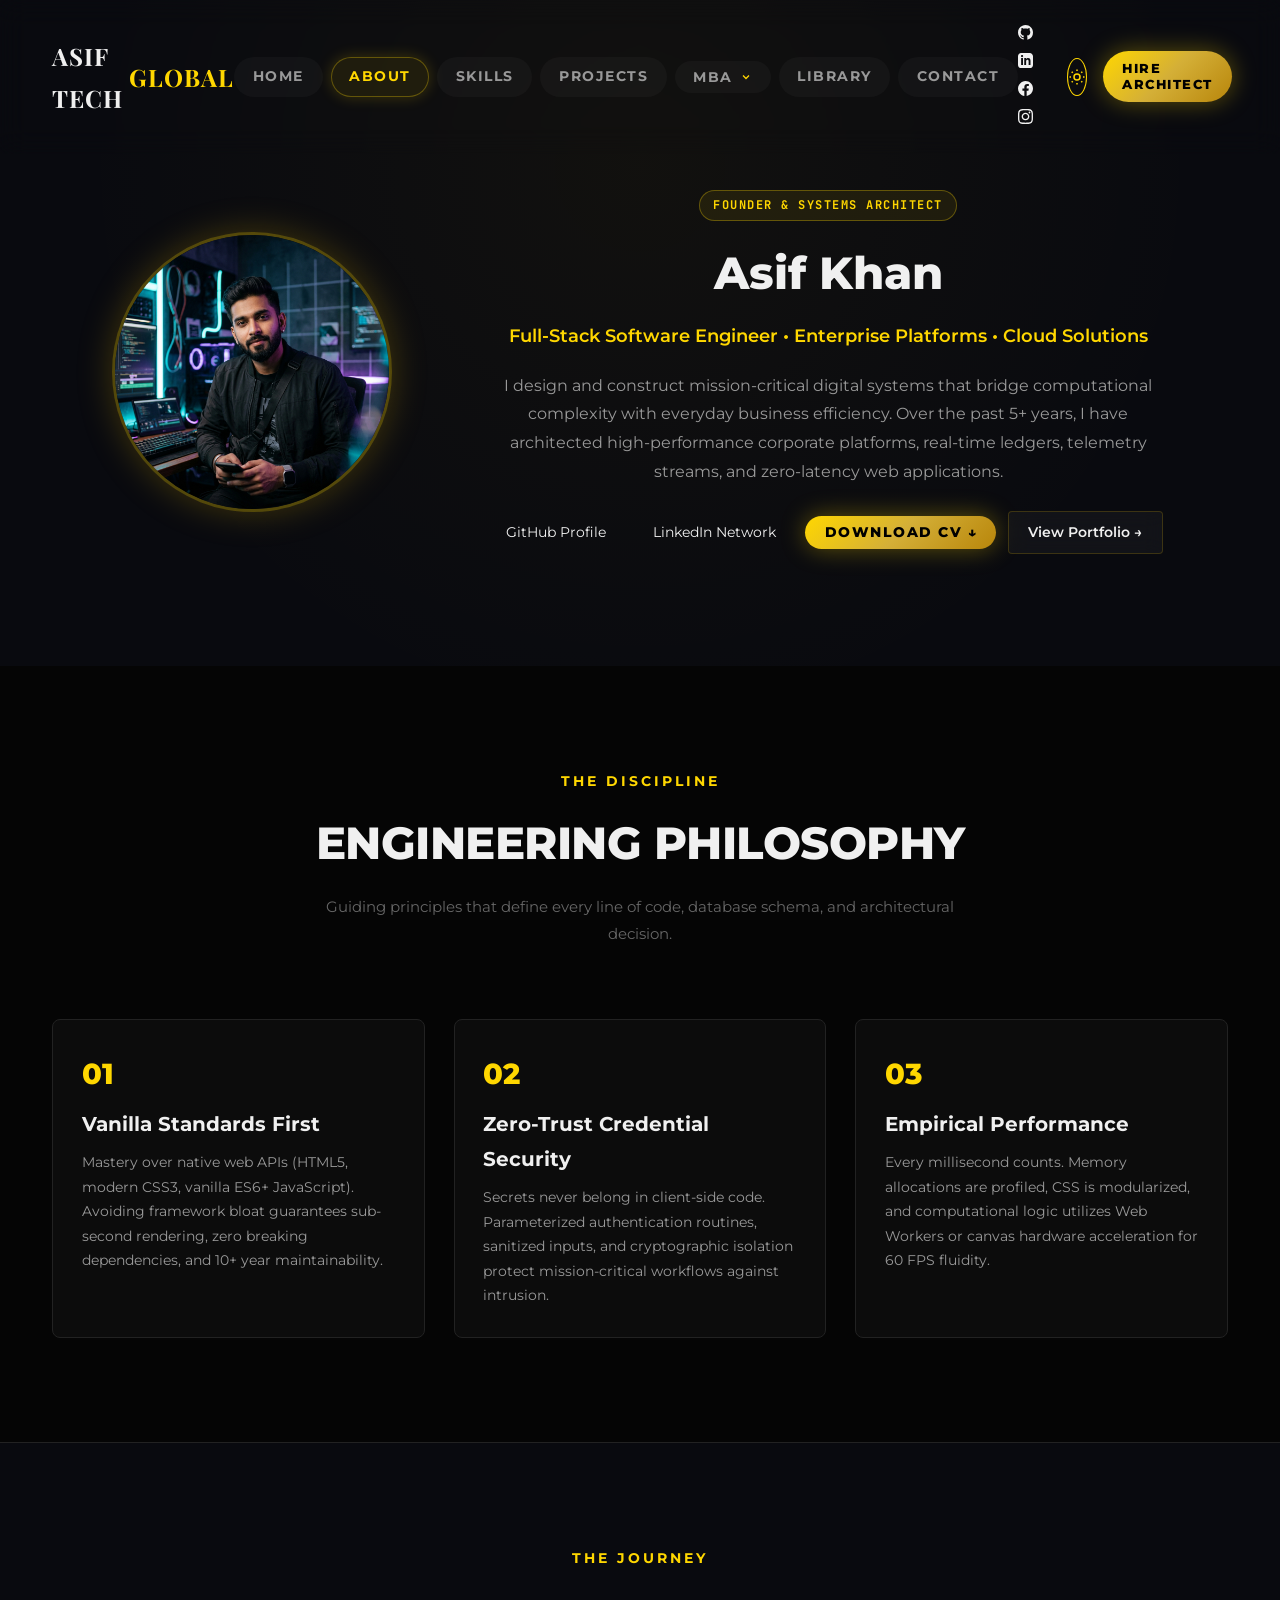
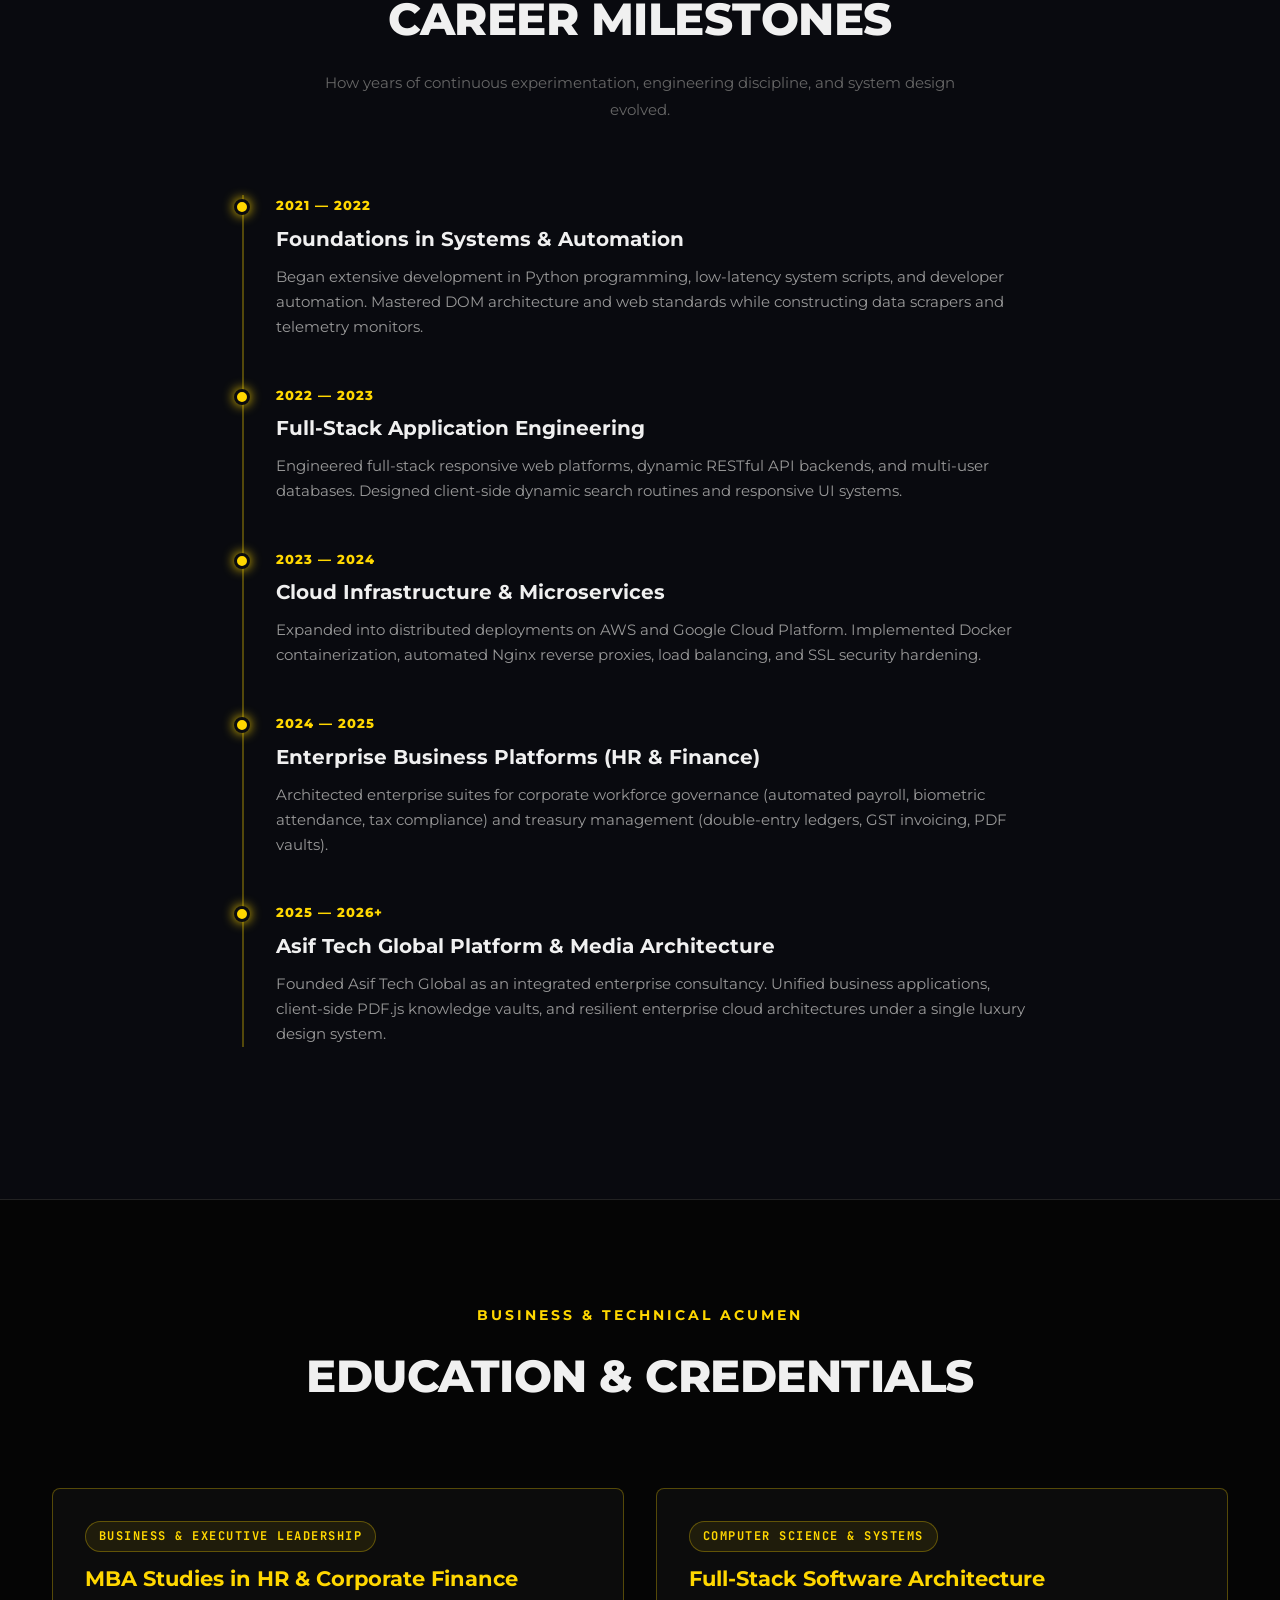
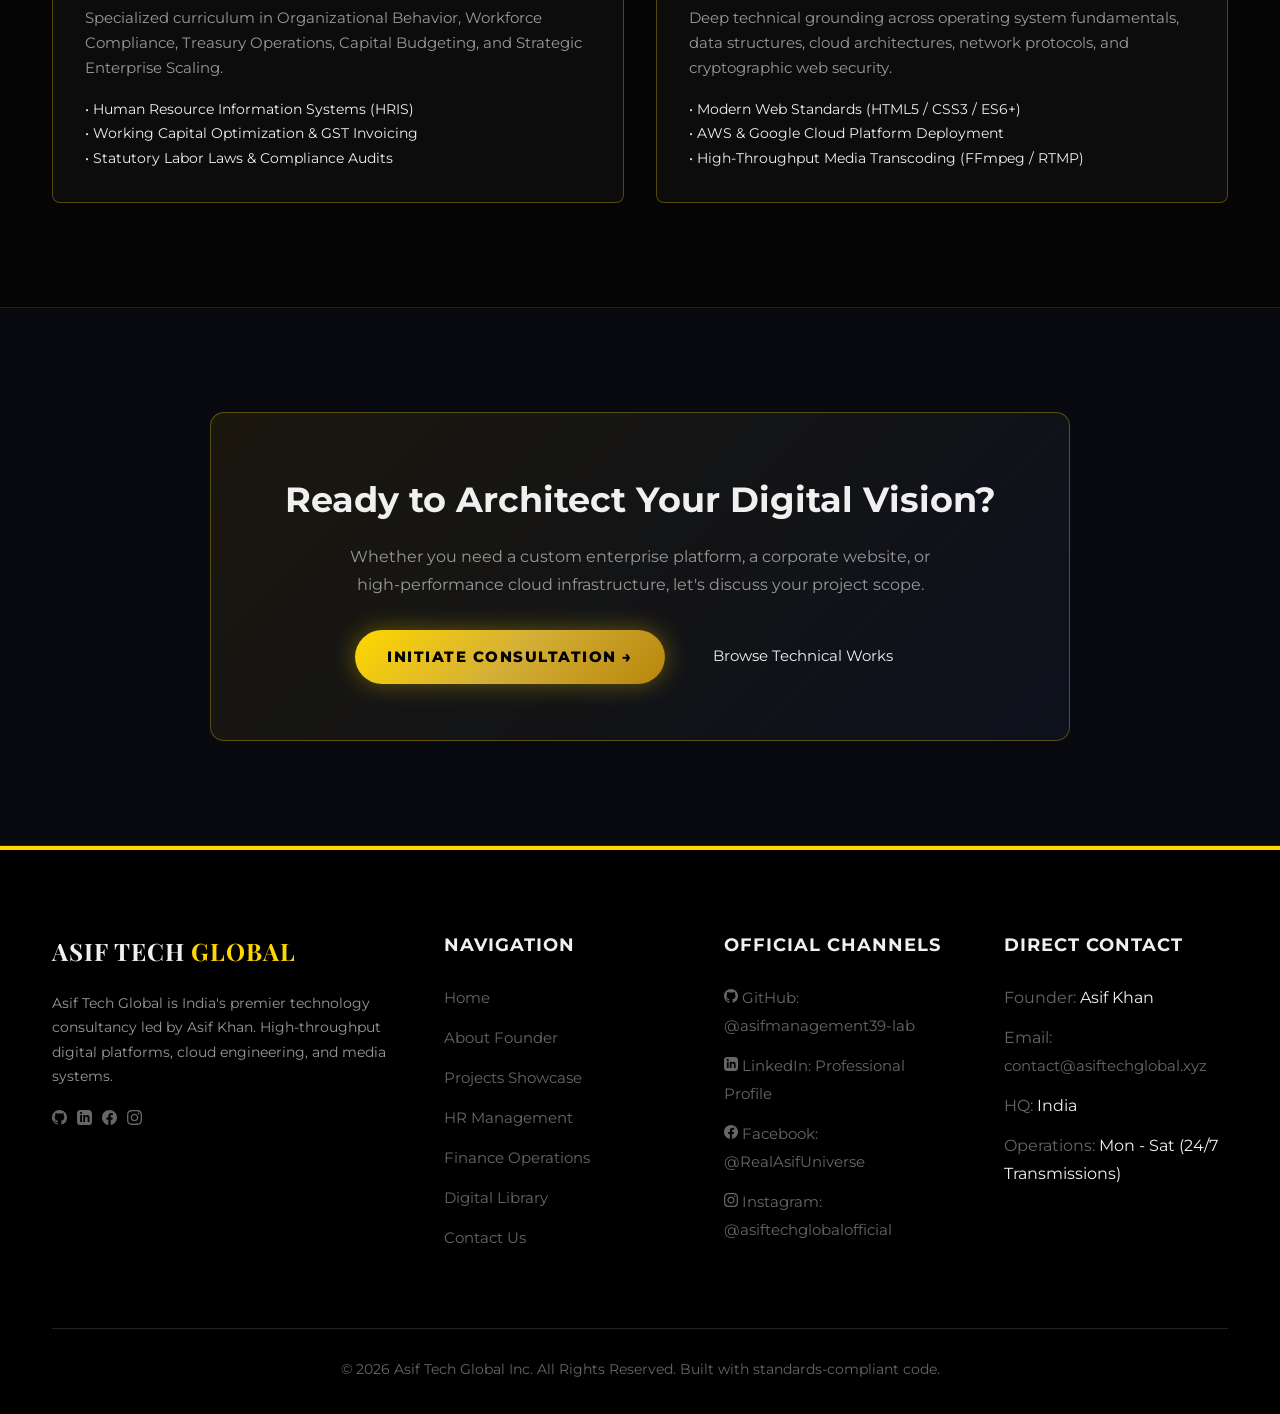
<file: about.html>
<!DOCTYPE html>
<html lang="en" data-theme="dark">
<head>
  <meta charset="UTF-8">
  <meta name="viewport" content="width=device-width, initial-scale=1.0">
  <title>About Asif Khan | Founder & Full-Stack Systems Architect</title>
  <meta name="description" content="Learn about Asif Khan, Founder and Full-Stack Systems Architect at Asif Tech Global. Background, technical expertise, career milestones, and engineering philosophy.">
  <meta name="author" content="Asif Khan">

  <!-- Universal Master Stylesheet -->
  <link rel="stylesheet" href="style.css">

  <style>
    .about-hero-grid {
      display: grid;
      grid-template-columns: 320px 1fr;
      gap: 3.5rem;
      align-items: center;
      margin: 2.5rem 0 4rem;
    }
    @media (max-width: 860px) {
      .about-hero-grid {
        grid-template-columns: 1fr;
        text-align: center;
      }
      .about-portrait-wrap {
        margin: 0 auto;
      }
      .about-social-links-row {
        justify-content: center;
      }
    }
    .about-portrait-wrap {
      width: 280px;
      height: 280px;
      border-radius: 50%;
      border: 3px solid var(--border-gold);
      box-shadow: 0 0 35px rgba(230, 184, 0, 0.25);
      overflow: hidden;
      position: relative;
    }
    .about-portrait-img {
      width: 100%;
      height: 100%;
      object-fit: cover;
      display: block;
    }
    .timeline-container {
      position: relative;
      margin: 3rem 0;
      padding-left: 2rem;
      border-left: 2px solid var(--border-gold);
    }
    .timeline-node {
      position: relative;
      margin-bottom: 2.8rem;
    }
    .timeline-node::before {
      content: '';
      position: absolute;
      left: -2.6rem;
      top: 4px;
      width: 16px;
      height: 16px;
      border-radius: 50%;
      background: var(--gold);
      box-shadow: 0 0 12px var(--gold);
      border: 3px solid #090a0f;
    }
    .timeline-year {
      font-size: 0.8rem;
      font-weight: 800;
      color: var(--gold);
      letter-spacing: 1px;
      text-transform: uppercase;
      margin-bottom: 4px;
    }
    .timeline-title {
      font-size: 1.25rem;
      font-weight: 700;
      color: var(--text-main);
      margin-bottom: 8px;
    }
    .timeline-desc {
      font-size: 0.92rem;
      color: var(--text-muted);
      line-height: 1.7;
    }
    .creds-card-grid {
      display: grid;
      grid-template-columns: repeat(auto-fit, minmax(280px, 1fr));
      gap: 1.8rem;
      margin-top: 2rem;
    }
    .cred-box {
      background: var(--dark-card);
      border: 1px solid var(--border-subtle);
      border-radius: var(--radius-md);
      padding: 1.8rem;
      transition: var(--transition);
    }
    .cred-box:hover {
      border-color: var(--border-gold);
      transform: translateY(-4px);
    }
  </style>
</head>
<body id="about-page">

  <!-- ==========================================================================
       Master Top Navigation
       ========================================================================== -->
  <nav class="navbar" id="navbar">
    <div class="container nav-wrapper">
      <a href="index.html" class="brand-logo">
        ASIF TECH <span>GLOBAL</span>
      </a>

      <!-- Navigation Menu -->
      <div class="nav-menu">
        <a href="index.html" class="nav-link-item">Home</a>
        <a href="about.html" class="nav-link-item active">About</a>
        <a href="index.html#skills" class="nav-link-item">Skills</a>
        <a href="projects.html" class="nav-link-item">Projects</a>

        <!-- MBA Dropdown Menu -->
        <div class="nav-dropdown" id="mbaDropdown">
          <button class="nav-dropdown-btn" id="mbaDropdownBtn" type="button" aria-expanded="false" aria-haspopup="true">
            <span>MBA</span>
            <svg class="dropdown-chevron" width="12" height="12" viewBox="0 0 24 24" fill="none" stroke="currentColor" stroke-width="2.5"><polyline points="6 9 12 15 18 9"></polyline></svg>
          </button>
          
          <div class="dropdown-menu-box" id="mbaDropdownMenu">
            <a href="hr.html" class="dropdown-item" id="navItemHr">
              <div class="dropdown-item-icon">
                <svg width="18" height="18" viewBox="0 0 24 24" fill="none" stroke="currentColor" stroke-width="2"><path d="M17 21v-2a4 4 0 0 0-4-4H5a4 4 0 0 0-4 4v2"></path><circle cx="9" cy="7" r="4"></circle><path d="M23 21v-2a4 4 0 0 0-3-3.87"></path><path d="M16 3.13a4 4 0 0 1 0 7.75"></path></svg>
              </div>
              <div class="dropdown-item-info">
                <span class="dropdown-title">HR</span>
                <span class="dropdown-desc">Human Resources, Payroll &amp; Workforce</span>
              </div>
            </a>

            <div class="dropdown-divider"></div>

            <a href="finance.html" class="dropdown-item" id="navItemFinance">
              <div class="dropdown-item-icon">
                <svg width="18" height="18" viewBox="0 0 24 24" fill="none" stroke="currentColor" stroke-width="2"><line x1="12" y1="1" x2="12" y2="23"></line><path d="M17 5H9.5a3.5 3.5 0 0 0 0 7h5a3.5 3.5 0 0 1 0 7H6"></path></svg>
              </div>
              <div class="dropdown-item-info">
                <span class="dropdown-title">FINANCE</span>
                <span class="dropdown-desc">Corporate Treasury, GST &amp; Ledgers</span>
              </div>
            </a>
          </div>
        </div>

        <a href="library.html" class="nav-link-item">Library</a>
        <a href="contact.html" class="nav-link-item">Contact</a>
      </div>

      <!-- Right Controls -->
      <div class="nav-right">
        <!-- Social Icons -->
        <div class="nav-social-icons">
          <a href="https://github.com/asifmanagement39-lab" target="_blank" rel="noopener" class="nav-social-btn" title="GitHub (@asifmanagement39-lab)">
            <svg width="15" height="15" viewBox="0 0 24 24" fill="currentColor"><path d="M12 0C5.37 0 0 5.37 0 12c0 5.31 3.435 9.795 8.205 11.385.6.105.825-.255.825-.57 0-.285-.015-1.23-.015-2.235-3.015.555-3.795-.735-4.035-1.41-.135-.345-.72-1.41-1.23-1.695-.42-.225-1.02-.78-.015-.795.945-.015 1.62.87 1.845 1.23 1.08 1.815 2.805 1.305 3.495.99.105-.78.42-1.305.765-1.605-2.67-.3-5.46-1.335-5.46-5.925 0-1.305.465-2.385 1.23-3.225-.12-.3-.54-1.53.12-3.18 0 0 1.005-.315 3.3 1.23.96-.27 1.98-.405 3-.405s2.04.135 3 .405c2.295-1.56 3.3-1.23 3.3-1.23.66 1.65.24 2.88.12 3.18.765.84 1.23 1.905 1.23 3.225 0 4.605-2.805 5.625-5.475 5.925.435.375.81 1.095.81 2.22 0 1.605-.015 2.895-.015 3.3 0 .315.225.69.825.57A12.02 12.02 0 0024 12c0-6.63-5.37-12-12-12z"/></svg>
          </a>
          <a href="https://linkedin.com" target="_blank" rel="noopener" class="nav-social-btn" title="LinkedIn">
            <svg width="15" height="15" viewBox="0 0 24 24" fill="currentColor"><path d="M19 0h-14c-2.761 0-5 2.239-5 5v14c0 2.761 2.239 5 5 5h14c2.762 0 5-2.239 5-5v-14c0-2.761-2.762-5-5-5zm-11 19h-3v-11h3v11zm-1.5-12.268c-.966 0-1.75-.79-1.75-1.764s.784-1.764 1.75-1.764 1.75.79 1.75 1.764-.783 1.764-1.75 1.764zm13.5 12.268h-3v-5.604c0-3.368-4-3.113-4 0v5.604h-3v-11h3v1.765c1.396-2.586 7-2.777 7 2.476v6.759z"/></svg>
          </a>
          <a href="https://www.facebook.com/RealAsifUniverse/" target="_blank" rel="noopener" class="nav-social-btn" title="Facebook (@RealAsifUniverse)">
            <svg width="15" height="15" viewBox="0 0 24 24" fill="currentColor"><path d="M24 12.073c0-6.627-5.373-12-12-12s-12 5.373-12 12c0 5.99 4.388 10.954 10.125 11.854v-8.385H7.078v-3.47h3.047V9.43c0-3.007 1.792-4.669 4.533-4.669 1.312 0 2.686.235 2.686.235v2.953H15.83c-1.491 0-1.956.925-1.956 1.874v2.25h3.328l-.532 3.47h-2.796v8.385C19.612 23.027 24 18.062 24 12.073z"/></svg>
          </a>
          <a href="https://www.instagram.com/asiftechglobalofficial/" target="_blank" rel="noopener" class="nav-social-btn" title="Instagram (@asiftechglobalofficial)">
            <svg width="15" height="15" viewBox="0 0 24 24" fill="currentColor"><path d="M12 2.163c3.204 0 3.584.012 4.85.07 3.252.148 4.771 1.691 4.919 4.919.058 1.265.069 1.645.069 4.849 0 3.205-.012 3.584-.069 4.849-.149 3.225-1.664 4.771-4.919 4.919-1.266.058-1.644.07-4.85.07-3.204 0-3.584-.012-4.849-.07-3.26-.149-4.771-1.699-4.919-4.92-.058-1.265-.07-1.644-.07-4.849 0-3.204.013-3.583.07-4.849.149-3.227 1.664-4.771 4.919-4.919 1.266-.057 1.645-.069 4.849-.069zm0-2.163c-3.259 0-3.667.014-4.947.072-4.358.2-6.78 2.618-6.98 6.98-.059 1.281-.073 1.689-.073 4.948 0 3.259.014 3.668.072 4.948.2 4.358 2.618 6.78 6.98 6.98 1.281.058 1.689.072 4.948.072 3.259 0 3.668-.014 4.948-.072 4.354-.2 6.782-2.618 6.979-6.98.059-1.28.073-1.689.073-4.948 0-3.259-.014-3.667-.072-4.947-.196-4.354-2.617-6.78-6.979-6.98-1.281-.059-1.69-.073-4.949-.073zm0 5.838c-3.403 0-6.162 2.759-6.162 6.162s2.759 6.163 6.162 6.163 6.162-2.759 6.162-6.163c0-3.403-2.759-6.162-6.162-6.162zm0 10.162c-2.209 0-4-1.79-4-4 0-2.209 1.791-4 4-4s4 1.791 4 4c0 2.21-1.791 4-4 4zm6.406-11.845c-.796 0-1.441.645-1.441 1.44s.645 1.44 1.441 1.44c.795 0 1.439-.645 1.439-1.44s-.644-1.44-1.439-1.44z"/></svg>
          </a>
        </div>

        <!-- Theme Toggle -->
        <button class="theme-toggle-btn" id="mode-toggle" type="button" aria-label="Toggle Dark and Light Mode" title="Toggle Mode">
          <svg id="sun-svg" width="18" height="18" viewBox="0 0 24 24" fill="none" stroke="currentColor" stroke-width="2">
            <circle cx="12" cy="12" r="4"></circle>
            <path d="M12 2v2M12 20v2M4.93 4.93l1.41 1.41M17.66 17.66l1.41 1.41M2 12h2M20 12h2M6.34 17.66l-1.41 1.41M19.07 4.93l-1.41 1.41"></path>
          </svg>
          <svg id="moon-svg" width="18" height="18" viewBox="0 0 24 24" fill="none" stroke="currentColor" stroke-width="2" style="display: none;">
            <path d="M21 12.79A9 9 0 1 1 11.21 3 7 7 0 0 0 21 12.79z"></path>
          </svg>
        </button>

        <a href="contact.html" class="btn-gold" style="font-size: 0.82rem; padding: 0.6rem 1.2rem;">Hire Architect</a>
      </div>
    </div>
  </nav>

  <!-- ==========================================================================
       Header / Profile Hero
       ========================================================================== -->
  <header class="hero" style="min-height: auto; padding-top: 150px; padding-bottom: 3rem;">
    <div class="hero-overlay"></div>
    <div class="container" style="position: relative; z-index: 2;">
      <div class="about-hero-grid">
        <div class="about-portrait-wrap">
          <img src="assets/asif_khan.jpg" alt="Asif Khan - Founder & Systems Architect" class="about-portrait-img">
        </div>

        <div>
          <div class="suite-badge" style="margin-bottom: 0.8rem;">FOUNDER &amp; SYSTEMS ARCHITECT</div>
          <h1 style="font-size: 2.8rem; font-weight: 800; color: var(--text-main); margin-bottom: 0.5rem;">
            Asif Khan
          </h1>
          <p style="color: var(--gold); font-size: 1.15rem; font-weight: 600; margin-bottom: 1.2rem;">
            Full-Stack Software Engineer • Enterprise Platforms • Cloud Solutions
          </p>
          <p style="color: var(--text-muted); font-size: 1rem; line-height: 1.8; margin-bottom: 1.5rem; max-width: 680px;">
            I design and construct mission-critical digital systems that bridge computational complexity with everyday business efficiency. Over the past 5+ years, I have architected high-performance corporate platforms, real-time ledgers, telemetry streams, and zero-latency web applications.
          </p>

          <div class="about-social-links-row" style="display: flex; gap: 12px; align-items: center; flex-wrap: wrap;">
            <a href="https://github.com/asifmanagement39-lab" target="_blank" rel="noopener" class="btn-outline-gold" style="padding: 0.55rem 1.1rem; font-size: 0.85rem;">
              GitHub Profile
            </a>
            <a href="https://linkedin.com" target="_blank" rel="noopener" class="btn-outline-gold" style="padding: 0.55rem 1.1rem; font-size: 0.85rem;">
              LinkedIn Network
            </a>
            <button type="button" onclick="handleDownloadCv()" class="btn-gold" style="padding: 0.55rem 1.2rem; font-size: 0.85rem; cursor: pointer;">
              Download CV &darr;
            </button>
            <a href="projects.html" class="btn-secondary" style="padding: 0.55rem 1.2rem; font-size: 0.85rem;">
              View Portfolio &rarr;
            </a>
          </div>
        </div>
      </div>
    </div>
  </header>

  <!-- ==========================================================================
       Engineering Philosophy & Core Beliefs
       ========================================================================== -->
  <section class="section section-bg-dark">
    <div class="container">
      <div class="section-header">
        <div class="section-pretitle">The Discipline</div>
        <h2 class="section-h2">Engineering Philosophy</h2>
        <p style="max-width: 680px; margin: 12px auto 0; color: var(--text-dim); font-size: 0.95rem;">
          Guiding principles that define every line of code, database schema, and architectural decision.
        </p>
      </div>

      <div class="creds-card-grid">
        <div class="cred-box">
          <div style="font-size: 1.8rem; font-weight: 800; color: var(--gold); margin-bottom: 0.5rem;">01</div>
          <h3 style="font-size: 1.25rem; margin-bottom: 8px;">Vanilla Standards First</h3>
          <p style="font-size: 0.9rem; color: var(--text-muted); line-height: 1.7;">
            Mastery over native web APIs (HTML5, modern CSS3, vanilla ES6+ JavaScript). Avoiding framework bloat guarantees sub-second rendering, zero breaking dependencies, and 10+ year maintainability.
          </p>
        </div>

        <div class="cred-box">
          <div style="font-size: 1.8rem; font-weight: 800; color: var(--gold); margin-bottom: 0.5rem;">02</div>
          <h3 style="font-size: 1.25rem; margin-bottom: 8px;">Zero-Trust Credential Security</h3>
          <p style="font-size: 0.9rem; color: var(--text-muted); line-height: 1.7;">
            Secrets never belong in client-side code. Parameterized authentication routines, sanitized inputs, and cryptographic isolation protect mission-critical workflows against intrusion.
          </p>
        </div>

        <div class="cred-box">
          <div style="font-size: 1.8rem; font-weight: 800; color: var(--gold); margin-bottom: 0.5rem;">03</div>
          <h3 style="font-size: 1.25rem; margin-bottom: 8px;">Empirical Performance</h3>
          <p style="font-size: 0.9rem; color: var(--text-muted); line-height: 1.7;">
            Every millisecond counts. Memory allocations are profiled, CSS is modularized, and computational logic utilizes Web Workers or canvas hardware acceleration for 60 FPS fluidity.
          </p>
        </div>
      </div>
    </div>
  </section>

  <!-- ==========================================================================
       Career & Evolution Timeline
       ========================================================================== -->
  <section class="section">
    <div class="container" style="max-width: 860px;">
      <div class="section-header">
        <div class="section-pretitle">The Journey</div>
        <h2 class="section-h2">Career Milestones</h2>
        <p style="max-width: 650px; margin: 12px auto 0; color: var(--text-dim); font-size: 0.95rem;">
          How years of continuous experimentation, engineering discipline, and system design evolved.
        </p>
      </div>

      <div class="timeline-container">
        <!-- Milestone 1 -->
        <div class="timeline-node">
          <div class="timeline-year">2021 — 2022</div>
          <div class="timeline-title">Foundations in Systems & Automation</div>
          <p class="timeline-desc">
            Began extensive development in Python programming, low-latency system scripts, and developer automation. Mastered DOM architecture and web standards while constructing data scrapers and telemetry monitors.
          </p>
        </div>

        <!-- Milestone 2 -->
        <div class="timeline-node">
          <div class="timeline-year">2022 — 2023</div>
          <div class="timeline-title">Full-Stack Application Engineering</div>
          <p class="timeline-desc">
            Engineered full-stack responsive web platforms, dynamic RESTful API backends, and multi-user databases. Designed client-side dynamic search routines and responsive UI systems.
          </p>
        </div>

        <!-- Milestone 3 -->
        <div class="timeline-node">
          <div class="timeline-year">2023 — 2024</div>
          <div class="timeline-title">Cloud Infrastructure & Microservices</div>
          <p class="timeline-desc">
            Expanded into distributed deployments on AWS and Google Cloud Platform. Implemented Docker containerization, automated Nginx reverse proxies, load balancing, and SSL security hardening.
          </p>
        </div>

        <!-- Milestone 4 -->
        <div class="timeline-node">
          <div class="timeline-year">2024 — 2025</div>
          <div class="timeline-title">Enterprise Business Platforms (HR & Finance)</div>
          <p class="timeline-desc">
            Architected enterprise suites for corporate workforce governance (automated payroll, biometric attendance, tax compliance) and treasury management (double-entry ledgers, GST invoicing, PDF vaults).
          </p>
        </div>

        <!-- Milestone 5 -->
        <div class="timeline-node">
          <div class="timeline-year">2025 — 2026+</div>
          <div class="timeline-title">Asif Tech Global Platform & Media Architecture</div>
          <p class="timeline-desc">
            Founded Asif Tech Global as an integrated enterprise consultancy. Unified business applications, client-side PDF.js knowledge vaults, and resilient enterprise cloud architectures under a single luxury design system.
          </p>
        </div>
      </div>
    </div>
  </section>

  <!-- ==========================================================================
       Credentials & Education (MBA & Technology)
       ========================================================================== -->
  <section class="section section-bg-dark">
    <div class="container">
      <div class="section-header">
        <div class="section-pretitle">Business &amp; Technical Acumen</div>
        <h2 class="section-h2">Education &amp; Credentials</h2>
      </div>

      <div style="display: grid; grid-template-columns: repeat(auto-fit, minmax(320px, 1fr)); gap: 2rem;">
        <div style="background: var(--dark-card); border: 1px solid var(--border-gold); border-radius: var(--radius-md); padding: 2rem;">
          <div class="suite-badge" style="margin-bottom: 0.6rem;">Business &amp; Executive Leadership</div>
          <h3 style="font-size: 1.3rem; color: var(--gold); margin-bottom: 0.5rem;">MBA Studies in HR &amp; Corporate Finance</h3>
          <p style="color: var(--text-muted); font-size: 0.92rem; line-height: 1.7; margin-bottom: 1rem;">
            Specialized curriculum in Organizational Behavior, Workforce Compliance, Treasury Operations, Capital Budgeting, and Strategic Enterprise Scaling.
          </p>
          <ul style="font-size: 0.85rem; color: var(--text-main); line-height: 1.8;">
            <li>&bull; Human Resource Information Systems (HRIS)</li>
            <li>&bull; Working Capital Optimization &amp; GST Invoicing</li>
            <li>&bull; Statutory Labor Laws &amp; Compliance Audits</li>
          </ul>
        </div>

        <div style="background: var(--dark-card); border: 1px solid var(--border-gold); border-radius: var(--radius-md); padding: 2rem;">
          <div class="suite-badge" style="margin-bottom: 0.6rem;">Computer Science &amp; Systems</div>
          <h3 style="font-size: 1.3rem; color: var(--gold); margin-bottom: 0.5rem;">Full-Stack Software Architecture</h3>
          <p style="color: var(--text-muted); font-size: 0.92rem; line-height: 1.7; margin-bottom: 1rem;">
            Deep technical grounding across operating system fundamentals, data structures, cloud architectures, network protocols, and cryptographic web security.
          </p>
          <ul style="font-size: 0.85rem; color: var(--text-main); line-height: 1.8;">
            <li>&bull; Modern Web Standards (HTML5 / CSS3 / ES6+)</li>
            <li>&bull; AWS &amp; Google Cloud Platform Deployment</li>
            <li>&bull; High-Throughput Media Transcoding (FFmpeg / RTMP)</li>
          </ul>
        </div>
      </div>
    </div>
  </section>

  <!-- ==========================================================================
       Direct Call to Action
       ========================================================================== -->
  <section class="section" style="text-align: center;">
    <div class="container">
      <div style="background: linear-gradient(135deg, rgba(230, 184, 0, 0.08), rgba(15, 20, 36, 0.7)); border: 1px solid var(--border-gold); border-radius: var(--radius-lg); padding: 3.5rem 2rem; max-width: 860px; margin: 0 auto;">
        <h2 style="font-size: 2.2rem; color: var(--text-main); margin-bottom: 0.8rem;">Ready to Architect Your Digital Vision?</h2>
        <p style="color: var(--text-muted); max-width: 580px; margin: 0 auto 2rem; font-size: 1rem; line-height: 1.7;">
          Whether you need a custom enterprise platform, a corporate website, or high-performance cloud infrastructure, let's discuss your project scope.
        </p>
        <div style="display: flex; gap: 1rem; justify-content: center; flex-wrap: wrap;">
          <a href="contact.html" class="btn-gold" style="padding: 0.85rem 2rem; font-size: 0.95rem;">Initiate Consultation &rarr;</a>
          <a href="projects.html" class="btn-outline-gold" style="padding: 0.85rem 2rem; font-size: 0.95rem;">Browse Technical Works</a>
        </div>
      </div>
    </div>
  </section>

  <!-- ==========================================================================
       Footer
       ========================================================================== -->
  <footer>
    <div class="container">
      <div class="footer-cols">
        <div>
          <div class="brand-logo" style="margin-bottom: 1.2rem;">ASIF TECH <span>GLOBAL</span></div>
          <p style="color: var(--text-muted); font-size: 0.9rem; line-height: 1.7;">
            Asif Tech Global is India's premier technology consultancy led by Asif Khan. High-throughput digital platforms, cloud engineering, and media systems.
          </p>
          <div class="footer-social-bar" style="margin-top: 1.2rem; display: flex; gap: 10px;">
            <a href="https://github.com/asifmanagement39-lab" target="_blank" rel="noopener" class="nav-social-btn" title="GitHub (@asifmanagement39-lab)">
              <svg width="15" height="15" viewBox="0 0 24 24" fill="currentColor"><path d="M12 0C5.37 0 0 5.37 0 12c0 5.31 3.435 9.795 8.205 11.385.6.105.825-.255.825-.57 0-.285-.015-1.23-.015-2.235-3.015.555-3.795-.735-4.035-1.41-.135-.345-.72-1.41-1.23-1.695-.42-.225-1.02-.78-.015-.795.945-.015 1.62.87 1.845 1.23 1.08 1.815 2.805 1.305 3.495.99.105-.78.42-1.305.765-1.605-2.67-.3-5.46-1.335-5.46-5.925 0-1.305.465-2.385 1.23-3.225-.12-.3-.54-1.53.12-3.18 0 0 1.005-.315 3.3 1.23.96-.27 1.98-.405 3-.405s2.04.135 3 .405c2.295-1.56 3.3-1.23 3.3-1.23.66 1.65.24 2.88.12 3.18.765.84 1.23 1.905 1.23 3.225 0 4.605-2.805 5.625-5.475 5.925.435.375.81 1.095.81 2.22 0 1.605-.015 2.895-.015 3.3 0 .315.225.69.825.57A12.02 12.02 0 0024 12c0-6.63-5.37-12-12-12z"/></svg>
            </a>
            <a href="https://linkedin.com" target="_blank" rel="noopener" class="nav-social-btn" title="LinkedIn">
              <svg width="15" height="15" viewBox="0 0 24 24" fill="currentColor"><path d="M19 0h-14c-2.761 0-5 2.239-5 5v14c0 2.761 2.239 5 5 5h14c2.762 0 5-2.239 5-5v-14c0-2.761-2.762-5-5-5zm-11 19h-3v-11h3v11zm-1.5-12.268c-.966 0-1.75-.79-1.75-1.764s.784-1.764 1.75-1.764 1.75.79 1.75 1.764-.783 1.764-1.75 1.764zm13.5 12.268h-3v-5.604c0-3.368-4-3.113-4 0v5.604h-3v-11h3v1.765c1.396-2.586 7-2.777 7 2.476v6.759z"/></svg>
            </a>
            <a href="https://www.facebook.com/RealAsifUniverse/" target="_blank" rel="noopener" class="nav-social-btn" title="Facebook (@RealAsifUniverse)">
              <svg width="15" height="15" viewBox="0 0 24 24" fill="currentColor"><path d="M24 12.073c0-6.627-5.373-12-12-12s-12 5.373-12 12c0 5.99 4.388 10.954 10.125 11.854v-8.385H7.078v-3.47h3.047V9.43c0-3.007 1.792-4.669 4.533-4.669 1.312 0 2.686.235 2.686.235v2.953H15.83c-1.491 0-1.956.925-1.956 1.874v2.25h3.328l-.532 3.47h-2.796v8.385C19.612 23.027 24 18.062 24 12.073z"/></svg>
            </a>
            <a href="https://www.instagram.com/asiftechglobalofficial/" target="_blank" rel="noopener" class="nav-social-btn" title="Instagram (@asiftechglobalofficial)">
              <svg width="15" height="15" viewBox="0 0 24 24" fill="currentColor"><path d="M12 2.163c3.204 0 3.584.012 4.85.07 3.252.148 4.771 1.691 4.919 4.919.058 1.265.069 1.645.069 4.849 0 3.205-.012 3.584-.069 4.849-.149 3.225-1.664 4.771-4.919 4.919-1.266.058-1.644.07-4.85.07-3.204 0-3.584-.012-4.849-.07-3.26-.149-4.771-1.699-4.919-4.92-.058-1.265-.07-1.644-.07-4.849 0-3.204.013-3.583.07-4.849.149-3.227 1.664-4.771 4.919-4.919 1.266-.057 1.645-.069 4.849-.069zm0-2.163c-3.259 0-3.667.014-4.947.072-4.358.2-6.78 2.618-6.98 6.98-.059 1.281-.073 1.689-.073 4.948 0 3.259.014 3.668.072 4.948.2 4.358 2.618 6.78 6.98 6.98 1.281.058 1.689.072 4.948.072 3.259 0 3.668-.014 4.948-.072 4.354-.2 6.782-2.618 6.979-6.98.059-1.28.073-1.689.073-4.948 0-3.259-.014-3.667-.072-4.947-.196-4.354-2.617-6.78-6.979-6.98-1.281-.059-1.69-.073-4.949-.073zm0 5.838c-3.403 0-6.162 2.759-6.162 6.162s2.759 6.163 6.162 6.163 6.162-2.759 6.162-6.163c0-3.403-2.759-6.162-6.162-6.162zm0 10.162c-2.209 0-4-1.79-4-4 0-2.209 1.791-4 4-4s4 1.791 4 4c0 2.21-1.791 4-4 4zm6.406-11.845c-.796 0-1.441.645-1.441 1.44s.645 1.44 1.441 1.44c.795 0 1.439-.645 1.439-1.44s-.644-1.44-1.439-1.44z"/></svg>
            </a>
          </div>
        </div>

        <div>
          <h3>Navigation</h3>
          <ul>
            <li><a href="index.html">Home</a></li>
            <li><a href="about.html">About Founder</a></li>
            <li><a href="projects.html">Projects Showcase</a></li>
            <li><a href="hr.html">HR Management</a></li>
            <li><a href="finance.html">Finance Operations</a></li>
            <li><a href="library.html">Digital Library</a></li>
            <li><a href="contact.html">Contact Us</a></li>
          </ul>
        </div>

        <div>
          <h3>Official Channels</h3>
          <ul class="social-channel-list">
            <li>
              <a href="https://github.com/asifmanagement39-lab" target="_blank" rel="noopener">
                <svg width="14" height="14" viewBox="0 0 24 24" fill="currentColor"><path d="M12 0C5.37 0 0 5.37 0 12c0 5.31 3.435 9.795 8.205 11.385.6.105.825-.255.825-.57 0-.285-.015-1.23-.015-2.235-3.015.555-3.795-.735-4.035-1.41-.135-.345-.72-1.41-1.23-1.695-.42-.225-1.02-.78-.015-.795.945-.015 1.62.87 1.845 1.23 1.08 1.815 2.805 1.305 3.495.99.105-.78.42-1.305.765-1.605-2.67-.3-5.46-1.335-5.46-5.925 0-1.305.465-2.385 1.23-3.225-.12-.3-.54-1.53.12-3.18 0 0 1.005-.315 3.3 1.23.96-.27 1.98-.405 3-.405s2.04.135 3 .405c2.295-1.56 3.3-1.23 3.3-1.23.66 1.65.24 2.88.12 3.18.765.84 1.23 1.905 1.23 3.225 0 4.605-2.805 5.625-5.475 5.925.435.375.81 1.095.81 2.22 0 1.605-.015 2.895-.015 3.3 0 .315.225.69.825.57A12.02 12.02 0 0024 12c0-6.63-5.37-12-12-12z"/></svg>
                <span>GitHub: @asifmanagement39-lab</span>
              </a>
            </li>
            <li>
              <a href="https://linkedin.com" target="_blank" rel="noopener">
                <svg width="14" height="14" viewBox="0 0 24 24" fill="currentColor"><path d="M19 0h-14c-2.761 0-5 2.239-5 5v14c0 2.761 2.239 5 5 5h14c2.762 0 5-2.239 5-5v-14c0-2.761-2.762-5-5-5zm-11 19h-3v-11h3v11zm-1.5-12.268c-.966 0-1.75-.79-1.75-1.764s.784-1.764 1.75-1.764 1.75.79 1.75 1.764-.783 1.764-1.75 1.764zm13.5 12.268h-3v-5.604c0-3.368-4-3.113-4 0v5.604h-3v-11h3v1.765c1.396-2.586 7-2.777 7 2.476v6.759z"/></svg>
                <span>LinkedIn: Professional Profile</span>
              </a>
            </li>
            <li>
              <a href="https://www.facebook.com/RealAsifUniverse/" target="_blank" rel="noopener">
                <svg width="14" height="14" viewBox="0 0 24 24" fill="currentColor"><path d="M24 12.073c0-6.627-5.373-12-12-12s-12 5.373-12 12c0 5.99 4.388 10.954 10.125 11.854v-8.385H7.078v-3.47h3.047V9.43c0-3.007 1.792-4.669 4.533-4.669 1.312 0 2.686.235 2.686.235v2.953H15.83c-1.491 0-1.956.925-1.956 1.874v2.25h3.328l-.532 3.47h-2.796v8.385C19.612 23.027 24 18.062 24 12.073z"/></svg>
                <span>Facebook: @RealAsifUniverse</span>
              </a>
            </li>
            <li>
              <a href="https://www.instagram.com/asiftechglobalofficial/" target="_blank" rel="noopener">
                <svg width="14" height="14" viewBox="0 0 24 24" fill="currentColor"><path d="M12 2.163c3.204 0 3.584.012 4.85.07 3.252.148 4.771 1.691 4.919 4.919.058 1.265.069 1.645.069 4.849 0 3.205-.012 3.584-.069 4.849-.149 3.225-1.664 4.771-4.919 4.919-1.266.058-1.644.07-4.85.07-3.204 0-3.584-.012-4.849-.07-3.26-.149-4.771-1.699-4.919-4.92-.058-1.265-.07-1.644-.07-4.849 0-3.204.013-3.583.07-4.849.149-3.227 1.664-4.771 4.919-4.919 1.266-.057 1.645-.069 4.849-.069zm0-2.163c-3.259 0-3.667.014-4.947.072-4.358.2-6.78 2.618-6.98 6.98-.059 1.281-.073 1.689-.073 4.948 0 3.259.014 3.668.072 4.948.2 4.358 2.618 6.78 6.98 6.98 1.281.058 1.689.072 4.948.072 3.259 0 3.668-.014 4.948-.072 4.354-.2 6.782-2.618 6.979-6.98.059-1.28.073-1.689.073-4.948 0-3.259-.014-3.667-.072-4.947-.196-4.354-2.617-6.78-6.979-6.98-1.281-.059-1.69-.073-4.949-.073zm0 5.838c-3.403 0-6.162 2.759-6.162 6.162s2.759 6.163 6.162 6.163 6.162-2.759 6.162-6.163c0-3.403-2.759-6.162-6.162-6.162zm0 10.162c-2.209 0-4-1.79-4-4 0-2.209 1.791-4 4-4s4 1.791 4 4c0 2.21-1.791 4-4 4zm6.406-11.845c-.796 0-1.441.645-1.441 1.44s.645 1.44 1.441 1.44c.795 0 1.439-.645 1.439-1.44s-.644-1.44-1.439-1.44z"/></svg>
                <span>Instagram: @asiftechglobalofficial</span>
              </a>
            </li>

          </ul>
        </div>

        <div>
          <h3>Direct Contact</h3>
          <ul>
            <li><span style="color: var(--text-dim);">Founder:</span> Asif Khan</li>
            <li><span style="color: var(--text-dim);">Email:</span> <a href="mailto:contact@asiftechglobal.xyz">contact@asiftechglobal.xyz</a></li>
            <li><span style="color: var(--text-dim);">HQ:</span> India</li>
            <li><span style="color: var(--text-dim);">Operations:</span> Mon - Sat (24/7 Transmissions)</li>
          </ul>
        </div>
      </div>

      <div class="footer-bottom">
        &copy; 2026 Asif Tech Global Inc. All Rights Reserved. Built with standards-compliant code.
      </div>
    </div>
  </footer>

  <!-- Scroll to top button -->
  <button class="scroll-top" id="scroll-top" onclick="window.scrollTo({top:0,behavior:'smooth'})" aria-label="Scroll to Top" title="Scroll to Top">
    &uarr;
  </button>

  <!-- Modular Scripts -->
  <script src="js/config.js"></script>
  <script src="js/utils.js"></script>
  <script src="js/theme.js"></script>
  <script src="js/ui-common.js"></script>
  <script src="js/data.js"></script>
  <script src="js/main.js"></script>
  <script>
    function handleDownloadCv() {
      if (window.ATGUtils) {
        window.ATGUtils.showToast('Generating Executive Curriculum Vitae...', 'info', 2500);
      }
      setTimeout(() => {
        // Open print view of about page or download portfolio document
        window.print();
      }, 600);
    }
  </script>
</body>
</html>
</file>
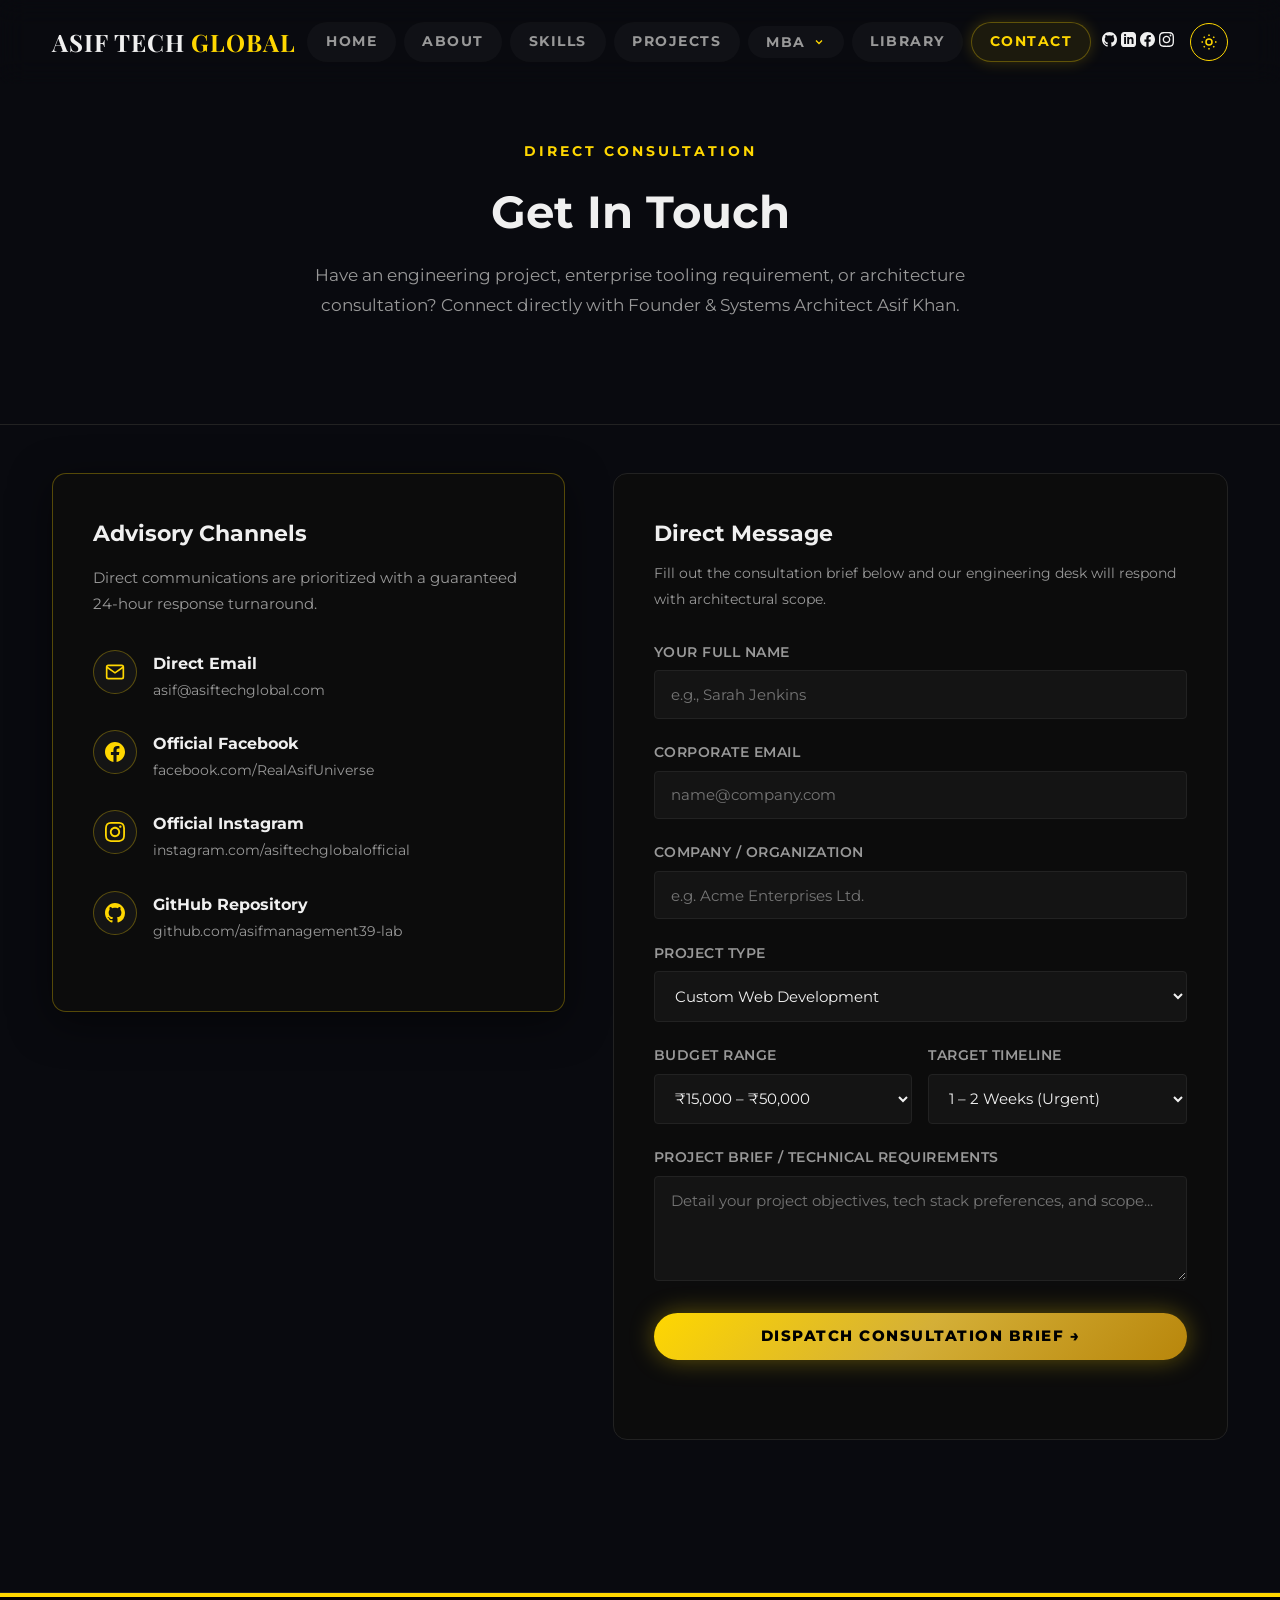
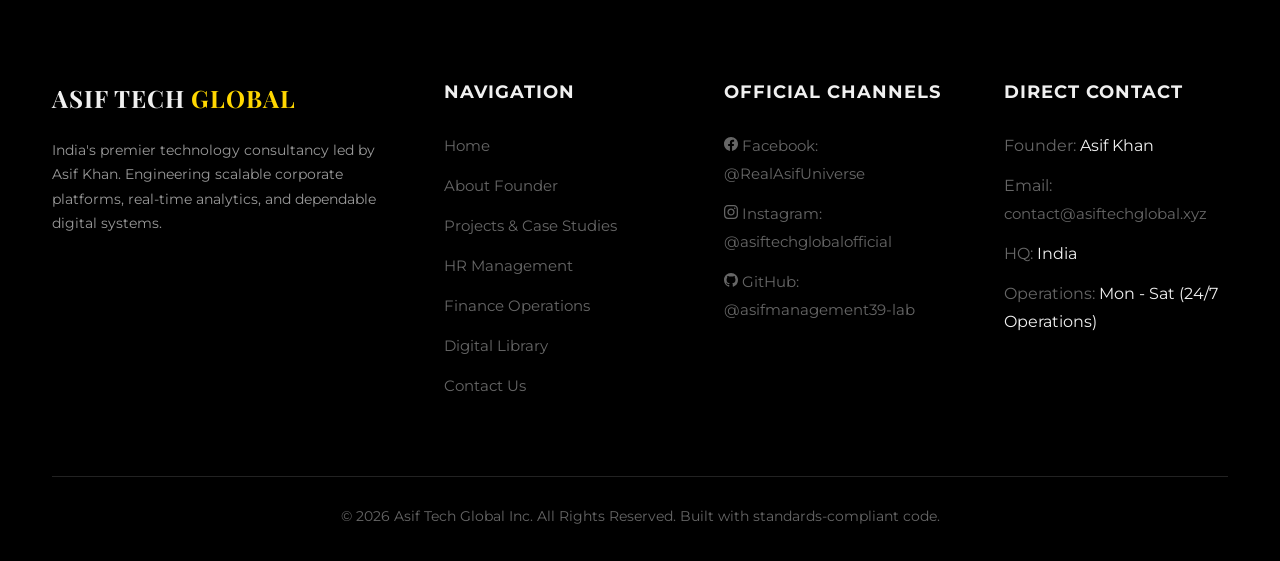
<file: contact.html>
<!DOCTYPE html>
<html lang="en" data-theme="dark">
<head>
  <meta charset="UTF-8">
  <meta name="viewport" content="width=device-width, initial-scale=1.0">
  <title>Contact & Advisory Consultations | Asif Tech Global</title>
  <meta name="description" content="Get in direct touch with Asif Khan and the Asif Tech Global engineering advisory. Inquire about enterprise platforms, architectural consulting, and full-stack partnerships.">
  <meta name="author" content="Asif Khan">
  
  <link rel="stylesheet" href="style.css">
  
  <style>
    .contact-layout-grid {
      display: grid;
      grid-template-columns: 1fr 1.2fr;
      gap: 3rem;
      margin: 3rem 0;
    }
    @media (max-width: 900px) {
      .contact-layout-grid {
        grid-template-columns: 1fr;
      }
    }
    .contact-info-card {
      background: var(--dark-card);
      border: 1px solid var(--border-gold);
      border-radius: var(--radius-lg);
      padding: 2.5rem;
      box-shadow: 0 10px 40px rgba(0,0,0,0.5);
    }
    .contact-channel-item {
      display: flex;
      align-items: flex-start;
      gap: 16px;
      margin-bottom: 1.8rem;
    }
    .contact-channel-icon {
      width: 44px;
      height: 44px;
      border-radius: 50%;
      background: var(--dark-surface);
      border: 1px solid var(--border-gold);
      display: flex;
      align-items: center;
      justify-content: center;
      color: var(--gold);
      flex-shrink: 0;
    }
    .contact-channel-details h4 {
      font-size: 1rem;
      color: var(--text-main);
      margin-bottom: 2px;
    }
    .contact-channel-details p, .contact-channel-details a {
      font-size: 0.9rem;
      color: var(--text-muted);
      line-height: 1.5;
    }
    .contact-channel-details a:hover {
      color: var(--gold);
    }
    .contact-form-box {
      background: var(--dark-card);
      border: 1px solid var(--border-subtle);
      border-radius: var(--radius-lg);
      padding: 2.5rem;
    }
    .contact-field-group {
      margin-bottom: 1.4rem;
    }
    .contact-field-group label {
      display: block;
      font-size: 0.85rem;
      font-weight: 600;
      color: var(--text-muted);
      text-transform: uppercase;
      letter-spacing: 0.5px;
      margin-bottom: 6px;
    }
    .contact-field-input, .contact-field-textarea, .contact-field-select {
      width: 100%;
      padding: 0.85rem 1rem;
      background: var(--dark-surface);
      border: 1px solid var(--border-subtle);
      border-radius: var(--radius-sm);
      color: var(--text-main);
      font-family: var(--font-main);
      font-size: 0.95rem;
      transition: var(--transition);
    }
    .contact-field-input:focus, .contact-field-textarea:focus, .contact-field-select:focus {
      outline: none;
      border-color: var(--gold);
      box-shadow: 0 0 12px rgba(255, 215, 0, 0.25);
    }
  </style>
</head>
<body>

  <!-- ==========================================================================
       Navigation Bar
       ========================================================================== -->
  <nav class="navbar" id="navbar">
    <div class="container nav-wrapper">
      <a href="index.html" class="brand-logo">
        ASIF TECH <span>GLOBAL</span>
      </a>

      <div class="nav-menu">
        <a href="index.html" class="nav-link-item">Home</a>
        <a href="about.html" class="nav-link-item">About</a>
        <a href="index.html#skills" class="nav-link-item">Skills</a>
        <a href="projects.html" class="nav-link-item">Projects</a>

        <!-- MBA Menu -->
        <div class="nav-dropdown" id="mbaDropdown">
          <button class="nav-dropdown-btn" id="mbaDropdownBtn" type="button" aria-expanded="false">
            <span>MBA</span>
            <svg class="dropdown-chevron" width="12" height="12" viewBox="0 0 24 24" fill="none" stroke="currentColor" stroke-width="2.5"><polyline points="6 9 12 15 18 9"></polyline></svg>
          </button>
          
          <div class="dropdown-menu-box" id="mbaDropdownMenu">
            <a href="hr.html" class="dropdown-item" id="navItemHr">
              <div class="dropdown-item-icon">
                <svg width="18" height="18" viewBox="0 0 24 24" fill="none" stroke="currentColor" stroke-width="2"><path d="M17 21v-2a4 4 0 0 0-4-4H5a4 4 0 0 0-4 4v2"></path><circle cx="9" cy="7" r="4"></circle><path d="M23 21v-2a4 4 0 0 0-3-3.87"></path><path d="M16 3.13a4 4 0 0 1 0 7.75"></path></svg>
              </div>
              <div class="dropdown-item-info">
                <span class="dropdown-title">HR</span>
                <span class="dropdown-desc">Personnel, Payroll & Workforce</span>
              </div>
            </a>

            <div class="dropdown-divider"></div>

            <a href="finance.html" class="dropdown-item" id="navItemFinance">
              <div class="dropdown-item-icon">
                <svg width="18" height="18" viewBox="0 0 24 24" fill="none" stroke="currentColor" stroke-width="2"><line x1="12" y1="1" x2="12" y2="23"></line><path d="M17 5H9.5a3.5 3.5 0 0 0 0 7h5a3.5 3.5 0 0 1 0 7H6"></path></svg>
              </div>
              <div class="dropdown-item-info">
                <span class="dropdown-title">FINANCE</span>
                <span class="dropdown-desc">Corporate Treasury, GST & Ledgers</span>
              </div>
            </a>
          </div>
        </div>

        <a href="library.html" class="nav-link-item">Library</a>
        <a href="contact.html" class="nav-link-item active">Contact</a>
      </div>

      <div class="nav-right">
        <!-- Social Icons -->
        <div class="nav-social-icons">
          <a href="https://github.com/asifmanagement39-lab" target="_blank" rel="noopener" class="nav-social-btn" title="GitHub (@asifmanagement39-lab)">
            <svg width="15" height="15" viewBox="0 0 24 24" fill="currentColor"><path d="M12 0C5.37 0 0 5.37 0 12c0 5.31 3.435 9.795 8.205 11.385.6.105.825-.255.825-.57 0-.285-.015-1.23-.015-2.235-3.015.555-3.795-.735-4.035-1.41-.135-.345-.72-1.41-1.23-1.695-.42-.225-1.02-.78-.015-.795.945-.015 1.62.87 1.845 1.23 1.08 1.815 2.805 1.305 3.495.99.105-.78.42-1.305.765-1.605-2.67-.3-5.46-1.335-5.46-5.925 0-1.305.465-2.385 1.23-3.225-.12-.3-.54-1.53.12-3.18 0 0 1.005-.315 3.3 1.23.96-.27 1.98-.405 3-.405s2.04.135 3 .405c2.295-1.56 3.3-1.23 3.3-1.23.66 1.65.24 2.88.12 3.18.765.84 1.23 1.905 1.23 3.225 0 4.605-2.805 5.625-5.475 5.925.435.375.81 1.095.81 2.22 0 1.605-.015 2.895-.015 3.3 0 .315.225.69.825.57A12.02 12.02 0 0024 12c0-6.63-5.37-12-12-12z"/></svg>
          </a>
          <a href="https://linkedin.com" target="_blank" rel="noopener" class="nav-social-btn" title="LinkedIn">
            <svg width="15" height="15" viewBox="0 0 24 24" fill="currentColor"><path d="M19 0h-14c-2.761 0-5 2.239-5 5v14c0 2.761 2.239 5 5 5h14c2.762 0 5-2.239 5-5v-14c0-2.761-2.762-5-5-5zm-11 19h-3v-11h3v11zm-1.5-12.268c-.966 0-1.75-.79-1.75-1.764s.784-1.764 1.75-1.764 1.75.79 1.75 1.764-.783 1.764-1.75 1.764zm13.5 12.268h-3v-5.604c0-3.368-4-3.113-4 0v5.604h-3v-11h3v1.765c1.396-2.586 7-2.777 7 2.476v6.759z"/></svg>
          </a>
          <a href="https://www.facebook.com/RealAsifUniverse/" target="_blank" rel="noopener" class="nav-social-btn" title="Facebook (@RealAsifUniverse)">
            <svg width="15" height="15" viewBox="0 0 24 24" fill="currentColor"><path d="M24 12.073c0-6.627-5.373-12-12-12s-12 5.373-12 12c0 5.99 4.388 10.954 10.125 11.854v-8.385H7.078v-3.47h3.047V9.43c0-3.007 1.792-4.669 4.533-4.669 1.312 0 2.686.235 2.686.235v2.953H15.83c-1.491 0-1.956.925-1.956 1.874v2.25h3.328l-.532 3.47h-2.796v8.385C19.612 23.027 24 18.062 24 12.073z"/></svg>
          </a>
          <a href="https://www.instagram.com/asiftechglobalofficial/" target="_blank" rel="noopener" class="nav-social-btn" title="Instagram (@asiftechglobalofficial)">
            <svg width="15" height="15" viewBox="0 0 24 24" fill="currentColor"><path d="M12 2.163c3.204 0 3.584.012 4.85.07 3.252.148 4.771 1.691 4.919 4.919.058 1.265.069 1.645.069 4.849 0 3.205-.012 3.584-.069 4.849-.149 3.225-1.664 4.771-4.919 4.919-1.266.058-1.644.07-4.85.07-3.204 0-3.584-.012-4.849-.07-3.26-.149-4.771-1.699-4.919-4.92-.058-1.265-.07-1.644-.07-4.849 0-3.204.013-3.583.07-4.849.149-3.227 1.664-4.771 4.919-4.919 1.266-.057 1.645-.069 4.849-.069zm0-2.163c-3.259 0-3.667.014-4.947.072-4.358.2-6.78 2.618-6.98 6.98-.059 1.281-.073 1.689-.073 4.948 0 3.259.014 3.668.072 4.948.2 4.358 2.618 6.78 6.98 6.98 1.281.058 1.689.072 4.948.072 3.259 0 3.668-.014 4.948-.072 4.354-.2 6.782-2.618 6.979-6.98.059-1.28.073-1.689.073-4.948 0-3.259-.014-3.667-.072-4.947-.196-4.354-2.617-6.78-6.979-6.98-1.281-.059-1.69-.073-4.949-.073zm0 5.838c-3.403 0-6.162 2.759-6.162 6.162s2.759 6.163 6.162 6.163 6.162-2.759 6.162-6.163c0-3.403-2.759-6.162-6.162-6.162zm0 10.162c-2.209 0-4-1.79-4-4 0-2.209 1.791-4 4-4s4 1.791 4 4c0 2.21-1.791 4-4 4zm6.406-11.845c-.796 0-1.441.645-1.441 1.44s.645 1.44 1.441 1.44c.795 0 1.439-.645 1.439-1.44s-.644-1.44-1.439-1.44z"/></svg>
          </a>
        </div>

        <!-- Mode Toggle -->
        <button class="theme-toggle-btn" id="mode-toggle" type="button" aria-label="Toggle Dark and Light Mode" title="Toggle Mode">
          <svg id="sun-svg" width="18" height="18" viewBox="0 0 24 24" fill="none" stroke="currentColor" stroke-width="2">
            <circle cx="12" cy="12" r="4"></circle>
            <path d="M12 2v2M12 20v2M4.93 4.93l1.41 1.41M17.66 17.66l1.41 1.41M2 12h2M20 12h2M6.34 17.66l-1.41 1.41M19.07 4.93l-1.41 1.41"></path>
          </svg>
          <svg id="moon-svg" width="18" height="18" viewBox="0 0 24 24" fill="none" stroke="currentColor" stroke-width="2" style="display: none;">
            <path d="M21 12.79A9 9 0 1 1 11.21 3 7 7 0 0 0 21 12.79z"></path>
          </svg>
        </button>
      </div>
    </div>
  </nav>

  <!-- ==========================================================================
       Header
       ========================================================================== -->
  <section class="section" style="padding-top: 140px; text-align: center;">
    <div class="container">
      <div class="section-pretitle">Direct Consultation</div>
      <h1 class="hero-h1" style="font-size: 2.8rem; margin: 0.6rem 0;">Get In Touch</h1>
      <p style="max-width: 650px; margin: 0 auto; color: var(--text-muted); font-size: 1.05rem;">
        Have an engineering project, enterprise tooling requirement, or architecture consultation? Connect directly with Founder & Systems Architect Asif Khan.
      </p>
    </div>
  </section>

  <!-- ==========================================================================
       Contact Content
       ========================================================================== -->
  <section class="section" style="padding-top: 0;">
    <div class="container">
      <div class="contact-layout-grid">
        <!-- Contact Information -->
        <div class="contact-info-card">
          <h3 style="font-size: 1.4rem; color: var(--text-main); margin-bottom: 0.8rem;">Advisory Channels</h3>
          <p style="color: var(--text-muted); font-size: 0.92rem; margin-bottom: 2rem;">
            Direct communications are prioritized with a guaranteed 24-hour response turnaround.
          </p>

          <div class="contact-channel-item">
            <div class="contact-channel-icon">
              <svg width="20" height="20" viewBox="0 0 24 24" fill="none" stroke="currentColor" stroke-width="2"><path d="M4 4h16c1.1 0 2 .9 2 2v12c0 1.1-.9 2-2 2H4c-1.1 0-2-.9-2-2V6c0-1.1.9-2 2-2z"></path><polyline points="22,6 12,13 2,6"></polyline></svg>
            </div>
            <div class="contact-channel-details">
              <h4>Direct Email</h4>
              <p><a href="mailto:asif@asiftechglobal.com">asif@asiftechglobal.com</a></p>
            </div>
          </div>

          <div class="contact-channel-item">
            <div class="contact-channel-icon">
              <svg width="20" height="20" viewBox="0 0 24 24" fill="currentColor"><path d="M24 12.073c0-6.627-5.373-12-12-12s-12 5.373-12 12c0 5.99 4.388 10.954 10.125 11.854v-8.385H7.078v-3.47h3.047V9.43c0-3.007 1.792-4.669 4.533-4.669 1.312 0 2.686.235 2.686.235v2.953H15.83c-1.491 0-1.956.925-1.956 1.874v2.25h3.328l-.532 3.47h-2.796v8.385C19.612 23.027 24 18.062 24 12.073z"/></svg>
            </div>
            <div class="contact-channel-details">
              <h4>Official Facebook</h4>
              <p><a href="https://www.facebook.com/RealAsifUniverse/" target="_blank" rel="noopener">facebook.com/RealAsifUniverse</a></p>
            </div>
          </div>

          <div class="contact-channel-item">
            <div class="contact-channel-icon">
              <svg width="20" height="20" viewBox="0 0 24 24" fill="currentColor"><path d="M12 2.163c3.204 0 3.584.012 4.85.07 3.252.148 4.771 1.691 4.919 4.919.058 1.265.069 1.645.069 4.849 0 3.205-.012 3.584-.069 4.849-.149 3.225-1.664 4.771-4.919 4.919-1.266.058-1.644.07-4.85.07-3.204 0-3.584-.012-4.849-.07-3.26-.149-4.771-1.699-4.919-4.92-.058-1.265-.07-1.644-.07-4.849 0-3.204.013-3.583.07-4.849.149-3.227 1.664-4.771 4.919-4.919 1.266-.057 1.645-.069 4.849-.069zm0-2.163c-3.259 0-3.667.014-4.947.072-4.358.2-6.78 2.618-6.98 6.98-.059 1.281-.073 1.689-.073 4.948 0 3.259.014 3.668.072 4.948.2 4.358 2.618 6.78 6.98 6.98 1.281.058 1.689.072 4.948.072 3.259 0 3.668-.014 4.948-.072 4.354-.2 6.782-2.618 6.979-6.98.059-1.28.073-1.689.073-4.948 0-3.259-.014-3.667-.072-4.947-.196-4.354-2.617-6.78-6.979-6.98-1.281-.059-1.69-.073-4.949-.073zm0 5.838c-3.403 0-6.162 2.759-6.162 6.162s2.759 6.163 6.162 6.163 6.162-2.759 6.162-6.163c0-3.403-2.759-6.162-6.162-6.162zm0 10.162c-2.209 0-4-1.79-4-4 0-2.209 1.791-4 4-4s4 1.791 4 4c0 2.21-1.791 4-4 4zm6.406-11.845c-.796 0-1.441.645-1.441 1.44s.645 1.44 1.441 1.44c.795 0 1.439-.645 1.439-1.44s-.644-1.44-1.439-1.44z"/></svg>
            </div>
            <div class="contact-channel-details">
              <h4>Official Instagram</h4>
              <p><a href="https://www.instagram.com/asiftechglobalofficial/" target="_blank" rel="noopener">instagram.com/asiftechglobalofficial</a></p>
            </div>
          </div>

          <div class="contact-channel-item">
            <div class="contact-channel-icon">
              <svg width="20" height="20" viewBox="0 0 24 24" fill="currentColor"><path d="M12 0C5.37 0 0 5.37 0 12c0 5.31 3.435 9.795 8.205 11.385.6.105.825-.255.825-.57 0-.285-.015-1.23-.015-2.235-3.015.555-3.795-.735-4.035-1.41-.135-.345-.72-1.41-1.23-1.695-.42-.225-1.02-.78-.015-.795.945-.015 1.62.87 1.845 1.23 1.08 1.815 2.805 1.305 3.495.99.105-.78.42-1.305.765-1.605-2.67-.3-5.46-1.335-5.46-5.925 0-1.305.465-2.385 1.23-3.225-.12-.3-.54-1.53.12-3.18 0 0 1.005-.315 3.3 1.23.96-.27 1.98-.405 3-.405s2.04.135 3 .405c2.295-1.56 3.3-1.23 3.3-1.23.66 1.65.24 2.88.12 3.18.765.84 1.23 1.905 1.23 3.225 0 4.605-2.805 5.625-5.475 5.925.435.375.81 1.095.81 2.22 0 1.605-.015 2.895-.015 3.3 0 .315.225.69.825.57A12.02 12.02 0 0024 12c0-6.63-5.37-12-12-12z"/></svg>
            </div>
            <div class="contact-channel-details">
              <h4>GitHub Repository</h4>
              <p><a href="https://github.com/asifmanagement39-lab" target="_blank" rel="noopener">github.com/asifmanagement39-lab</a></p>
            </div>
          </div>
        </div>

        <!-- Contact Form -->
        <div class="contact-form-box">
          <h3 style="font-size: 1.4rem; color: var(--text-main); margin-bottom: 0.5rem;">Direct Message</h3>
          <p style="color: var(--text-muted); font-size: 0.9rem; margin-bottom: 1.8rem;">
            Fill out the consultation brief below and our engineering desk will respond with architectural scope.
          </p>

          <form id="contactForm" onsubmit="event.preventDefault(); submitContactForm();">
            <div class="contact-field-group">
              <label for="contactName">Your Full Name</label>
              <input type="text" id="contactName" class="contact-field-input" placeholder="e.g., Sarah Jenkins" required>
            </div>

            <div class="contact-field-group">
              <label for="contactEmail">Corporate Email</label>
              <input type="email" id="contactEmail" class="contact-field-input" placeholder="name@company.com" required>
            </div>

            <div class="contact-field-group">
              <label for="contactCompany">Company / Organization</label>
              <input type="text" id="contactCompany" class="contact-field-input" placeholder="e.g. Acme Enterprises Ltd.">
            </div>

            <div class="contact-field-group">
              <label for="contactCategory">Project Type</label>
              <select id="contactCategory" class="contact-field-select">
                <option value="Custom Web Development">Custom Web Development</option>
                <option value="Business System Design">Business System Design (HR / Finance / Library)</option>
                <option value="Database Architecture">Database Architecture &amp; Optimization</option>
                <option value="Educational Platform">Educational Platform Development</option>
                <option value="Cloud Deployment">Cloud Deployment &amp; DevOps Maintenance</option>
                <option value="Advisory / Consultation">Technical Architecture Consultation</option>
              </select>
            </div>

            <div style="display: grid; grid-template-columns: 1fr 1fr; gap: 1rem;">
              <div class="contact-field-group">
                <label for="contactBudget">Budget Range</label>
                <select id="contactBudget" class="contact-field-select">
                  <option value="₹15k - ₹50k">₹15,000 &ndash; ₹50,000</option>
                  <option value="₹50k - ₹1L">₹50,000 &ndash; ₹1,00,000</option>
                  <option value="₹1L+">₹1,00,000+</option>
                  <option value="Advisory">Hourly / Retainer Advisory</option>
                </select>
              </div>

              <div class="contact-field-group">
                <label for="contactTimeline">Target Timeline</label>
                <select id="contactTimeline" class="contact-field-select">
                  <option value="1-2 Weeks">1 &ndash; 2 Weeks (Urgent)</option>
                  <option value="1 Month">1 Month (Standard)</option>
                  <option value="2-3 Months">2 &ndash; 3 Months (Complex)</option>
                  <option value="Ongoing">Continuous SLA</option>
                </select>
              </div>
            </div>

            <div class="contact-field-group">
              <label for="contactMsg">Project Brief / Technical Requirements</label>
              <textarea id="contactMsg" class="contact-field-textarea" rows="4" placeholder="Detail your project objectives, tech stack preferences, and scope..." required></textarea>
            </div>

            <button type="submit" class="btn-gold" style="width: 100%; justify-content: center; padding: 0.9rem; font-size: 0.95rem;">
              Dispatch Consultation Brief &rarr;
            </button>
            <div id="contactFeedback" style="margin-top: 15px; font-size: 0.9rem; min-height: 24px; text-align: center;"></div>
          </form>
        </div>
      </div>
    </div>
  </section>

  <!-- ==========================================================================
       Footer
       ========================================================================== -->
  <footer>
    <div class="container">
      <div class="footer-cols">
        <div>
          <div class="brand-logo" style="margin-bottom: 1.2rem;">ASIF TECH <span>GLOBAL</span></div>
          <p style="color: var(--text-muted); font-size: 0.9rem; line-height: 1.7;">
            India's premier technology consultancy led by Asif Khan. Engineering scalable corporate platforms, real-time analytics, and dependable digital systems.
          </p>
        </div>

        <div>
          <h3>Navigation</h3>
          <ul>
            <li><a href="index.html">Home</a></li>
            <li><a href="about.html">About Founder</a></li>
            <li><a href="projects.html">Projects & Case Studies</a></li>
            <li><a href="hr.html">HR Management</a></li>
            <li><a href="finance.html">Finance Operations</a></li>
            <li><a href="library.html">Digital Library</a></li>
            <li><a href="contact.html">Contact Us</a></li>
          </ul>
        </div>

        <div>
          <h3>Official Channels</h3>
          <ul class="social-channel-list">
            <li>
              <a href="https://www.facebook.com/RealAsifUniverse/" target="_blank" rel="noopener">
                <svg width="14" height="14" viewBox="0 0 24 24" fill="currentColor"><path d="M24 12.073c0-6.627-5.373-12-12-12s-12 5.373-12 12c0 5.99 4.388 10.954 10.125 11.854v-8.385H7.078v-3.47h3.047V9.43c0-3.007 1.792-4.669 4.533-4.669 1.312 0 2.686.235 2.686.235v2.953H15.83c-1.491 0-1.956.925-1.956 1.874v2.25h3.328l-.532 3.47h-2.796v8.385C19.612 23.027 24 18.062 24 12.073z"/></svg>
                <span>Facebook: @RealAsifUniverse</span>
              </a>
            </li>
            <li>
              <a href="https://www.instagram.com/asiftechglobalofficial/" target="_blank" rel="noopener">
                <svg width="14" height="14" viewBox="0 0 24 24" fill="currentColor"><path d="M12 2.163c3.204 0 3.584.012 4.85.07 3.252.148 4.771 1.691 4.919 4.919.058 1.265.069 1.645.069 4.849 0 3.205-.012 3.584-.069 4.849-.149 3.225-1.664 4.771-4.919 4.919-1.266.058-1.644.07-4.85.07-3.204 0-3.584-.012-4.849-.07-3.26-.149-4.771-1.699-4.919-4.92-.058-1.265-.07-1.644-.07-4.849 0-3.204.013-3.583.07-4.849.149-3.227 1.664-4.771 4.919-4.919 1.266-.057 1.645-.069 4.849-.069zm0-2.163c-3.259 0-3.667.014-4.947.072-4.358.2-6.78 2.618-6.98 6.98-.059 1.281-.073 1.689-.073 4.948 0 3.259.014 3.668.072 4.948.2 4.358 2.618 6.78 6.98 6.98 1.281.058 1.689.072 4.948.072 3.259 0 3.668-.014 4.948-.072 4.354-.2 6.782-2.618 6.979-6.98.059-1.28.073-1.689.073-4.948 0-3.259-.014-3.667-.072-4.947-.196-4.354-2.617-6.78-6.979-6.98-1.281-.059-1.69-.073-4.949-.073zm0 5.838c-3.403 0-6.162 2.759-6.162 6.162s2.759 6.163 6.162 6.163 6.162-2.759 6.162-6.163c0-3.403-2.759-6.162-6.162-6.162zm0 10.162c-2.209 0-4-1.79-4-4 0-2.209 1.791-4 4-4s4 1.791 4 4c0 2.21-1.791 4-4 4zm6.406-11.845c-.796 0-1.441.645-1.441 1.44s.645 1.44 1.441 1.44c.795 0 1.439-.645 1.439-1.44s-.644-1.44-1.439-1.44z"/></svg>
                <span>Instagram: @asiftechglobalofficial</span>
              </a>
            </li>

            <li>
              <a href="https://github.com/asifmanagement39-lab" target="_blank" rel="noopener">
                <svg width="14" height="14" viewBox="0 0 24 24" fill="currentColor"><path d="M12 0C5.37 0 0 5.37 0 12c0 5.31 3.435 9.795 8.205 11.385.6.105.825-.255.825-.57 0-.285-.015-1.23-.015-2.235-3.015.555-3.795-.735-4.035-1.41-.135-.345-.72-1.41-1.23-1.695-.42-.225-1.02-.78-.015-.795.945-.015 1.62.87 1.845 1.23 1.08 1.815 2.805 1.305 3.495.99.105-.78.42-1.305.765-1.605-2.67-.3-5.46-1.335-5.46-5.925 0-1.305.465-2.385 1.23-3.225-.12-.3-.54-1.53.12-3.18 0 0 1.005-.315 3.3 1.23.96-.27 1.98-.405 3-.405s2.04.135 3 .405c2.295-1.56 3.3-1.23 3.3-1.23.66 1.65.24 2.88.12 3.18.765.84 1.23 1.905 1.23 3.225 0 4.605-2.805 5.625-5.475 5.925.435.375.81 1.095.81 2.22 0 1.605-.015 2.895-.015 3.3 0 .315.225.69.825.57A12.02 12.02 0 0024 12c0-6.63-5.37-12-12-12z"/></svg>
                <span>GitHub: @asifmanagement39-lab</span>
              </a>
            </li>
          </ul>
        </div>

        <div>
          <h3>Direct Contact</h3>
          <ul>
            <li><span style="color: var(--text-dim);">Founder:</span> Asif Khan</li>
            <li><span style="color: var(--text-dim);">Email:</span> <a href="mailto:contact@asiftechglobal.xyz">contact@asiftechglobal.xyz</a></li>
            <li><span style="color: var(--text-dim);">HQ:</span> India</li>
            <li><span style="color: var(--text-dim);">Operations:</span> Mon - Sat (24/7 Operations)</li>
          </ul>
        </div>
      </div>

      <div class="footer-bottom">
        &copy; 2026 Asif Tech Global Inc. All Rights Reserved. Built with standards-compliant code.
      </div>
    </div>
  </footer>

  <button class="scroll-top" id="scroll-top" onclick="window.scrollTo({top:0,behavior:'smooth'})" aria-label="Scroll to Top" title="Scroll to Top">
    &uarr;
  </button>

  <script src="js/config.js"></script>
  <script src="js/utils.js"></script>
  <script src="js/theme.js"></script>
  <script src="js/ui-common.js"></script>
  <script src="js/data.js"></script>
  <script src="js/main.js"></script>
  <script>
    document.addEventListener('DOMContentLoaded', () => {
      initTheme();
      initNavbarScroll();
      initMbaDropdown();
      initScrollTop();
    });

    function submitContactForm() {
      const name = document.getElementById('contactName').value.trim();
      const email = document.getElementById('contactEmail').value.trim();
      const cat = document.getElementById('contactCategory').value;
      const msg = document.getElementById('contactMsg').value.trim();
      const feedback = document.getElementById('contactFeedback');

      if (!name || !email || !msg) {
        feedback.style.color = '#ff4d4f';
        feedback.textContent = 'Please fill out all required fields.';
        return;
      }

      feedback.style.color = 'var(--gold)';
      feedback.textContent = 'Thank you, ' + name + '. Your consultation dispatch has been recorded. Our engineering desk will review and respond promptly.';
      showToast('Inquiry dispatched successfully.', 'success');

      document.getElementById('contactForm').reset();
    }
  </script>
</body>
</html>
</file>
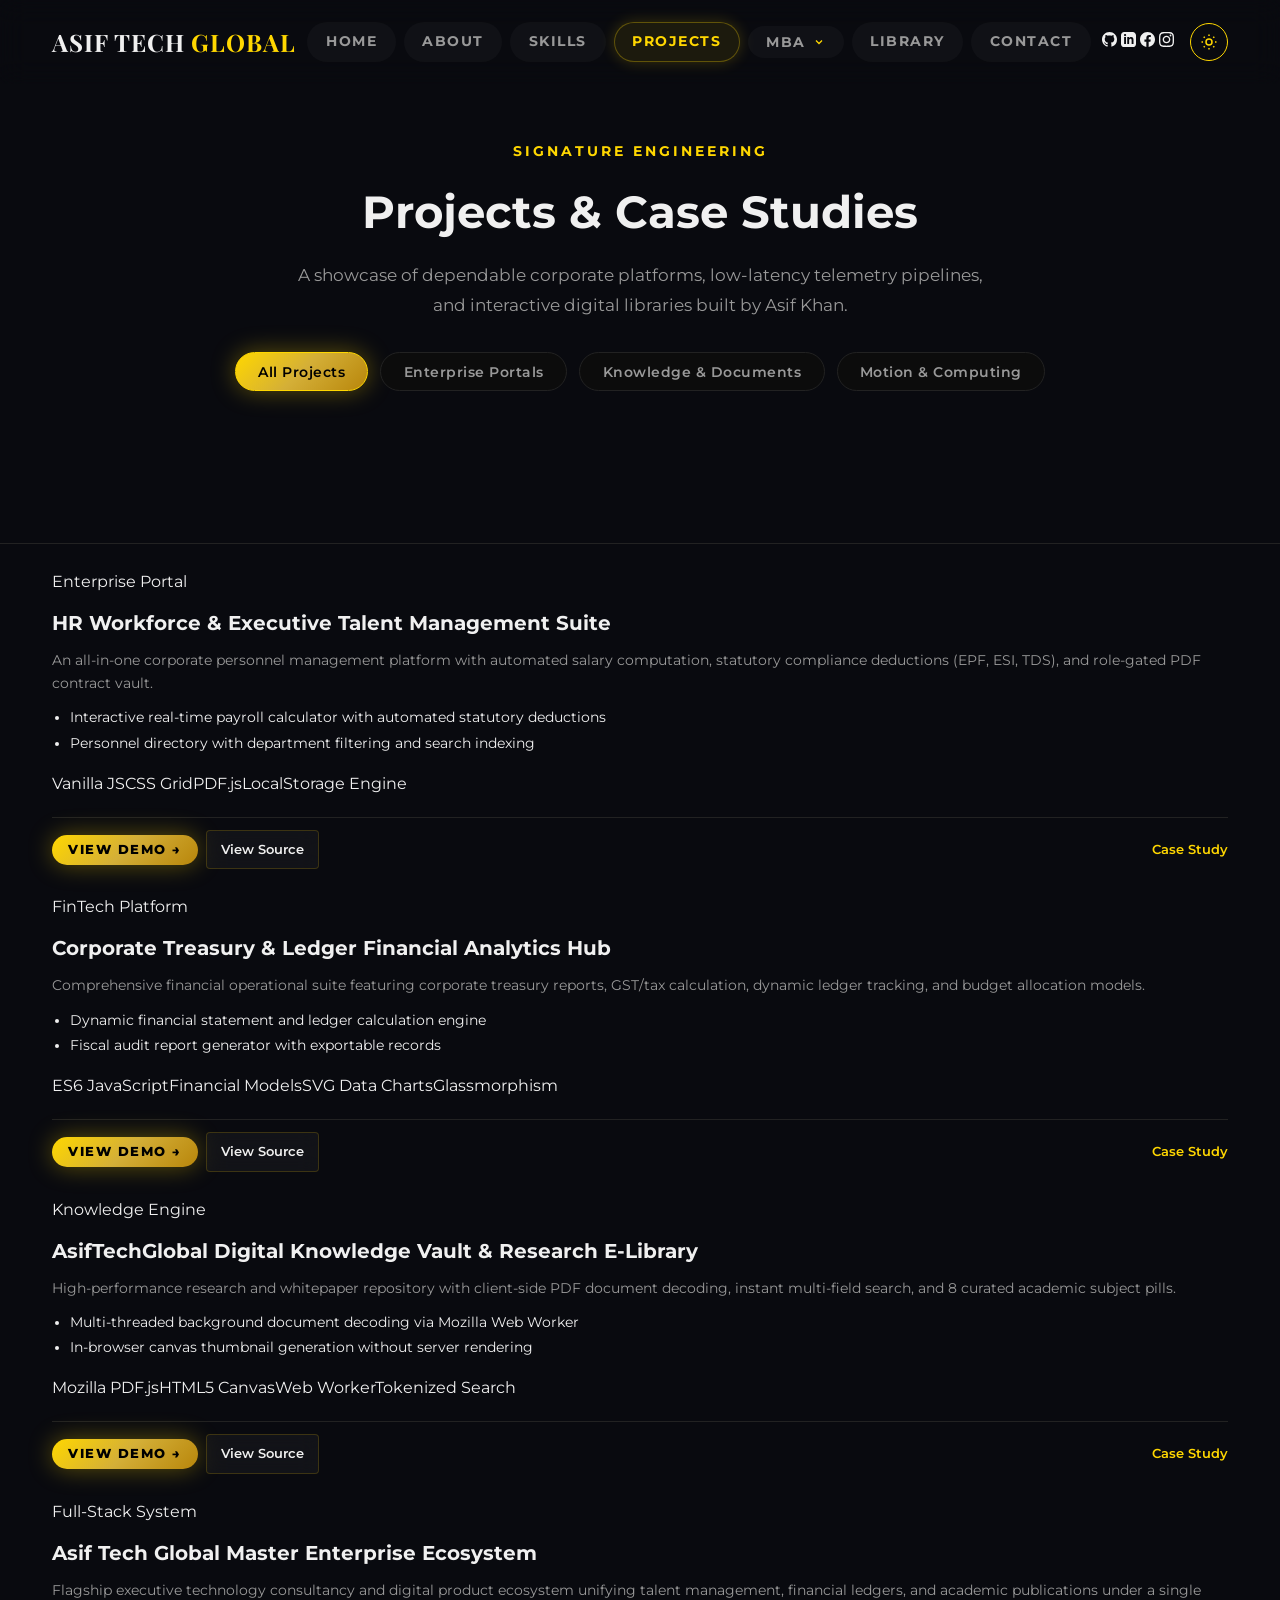
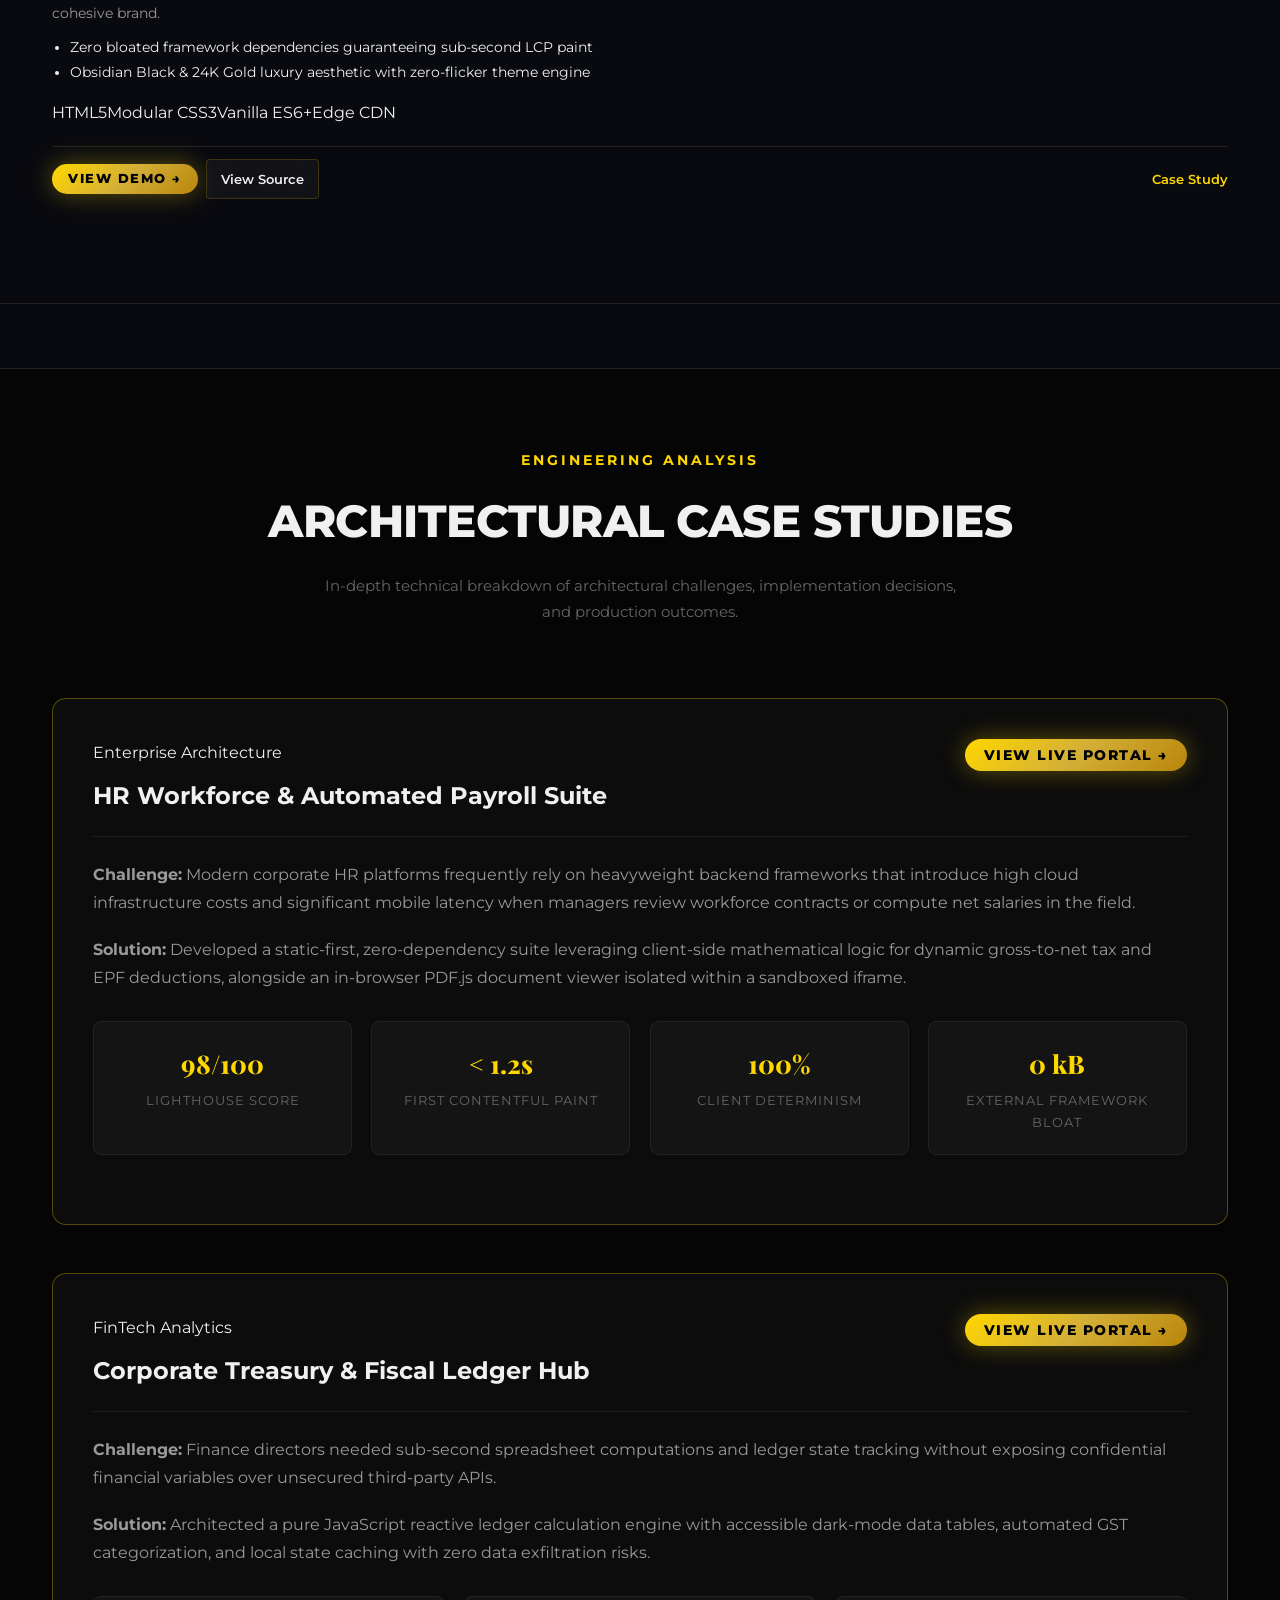
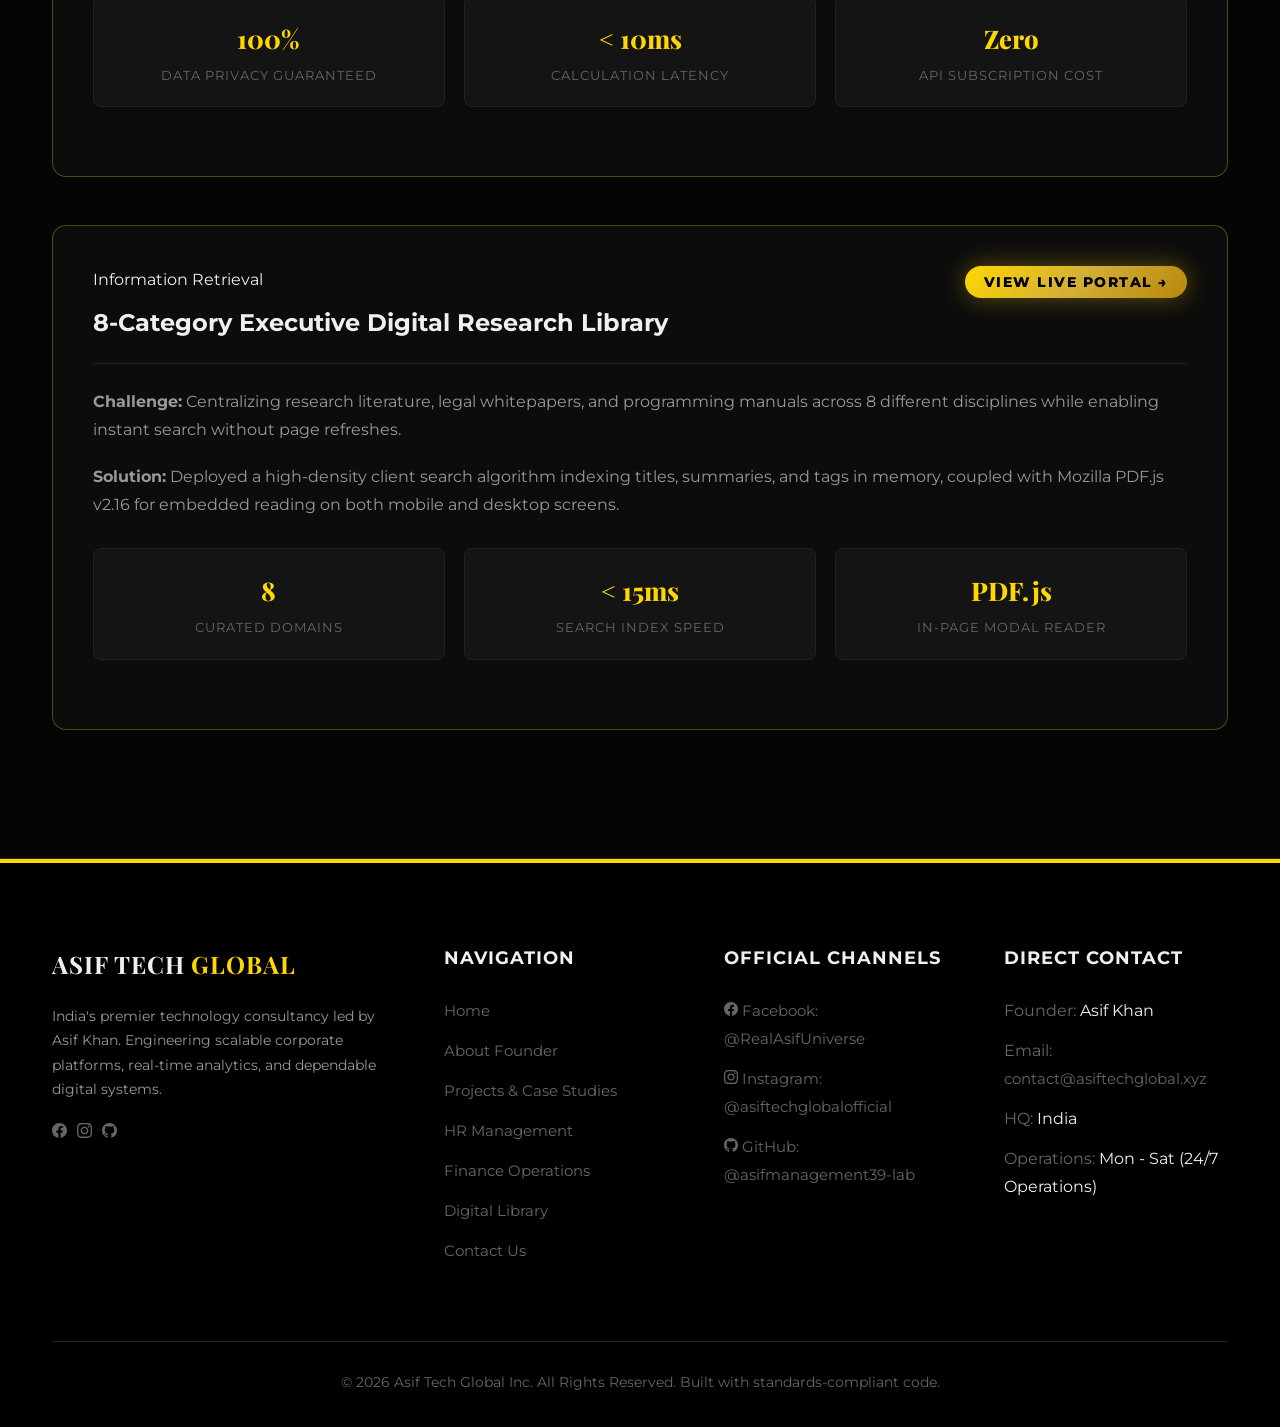
<file: projects.html>
<!DOCTYPE html>
<html lang="en" data-theme="dark">
<head>
  <meta charset="UTF-8">
  <meta name="viewport" content="width=device-width, initial-scale=1.0">
  <title>Engineering Projects & Architectural Case Studies | Asif Tech Global</title>
  <meta name="description" content="Explore signature full-stack software projects, enterprise systems, and case studies engineered by Asif Khan, Founder & Systems Architect at Asif Tech Global.">
  <meta name="author" content="Asif Khan">
  
  <!-- Universal Master Stylesheet -->
  <link rel="stylesheet" href="style.css">
  
  <style>
    .projects-filter-bar {
      display: flex;
      justify-content: center;
      gap: 12px;
      flex-wrap: wrap;
      margin: 2rem 0 3rem;
    }
    .filter-btn {
      padding: 0.6rem 1.4rem;
      border-radius: var(--radius-pill);
      font-size: 0.88rem;
      font-weight: 600;
      letter-spacing: 0.5px;
      background: var(--dark-card);
      border: 1px solid var(--border-subtle);
      color: var(--text-muted);
      transition: var(--transition);
      cursor: pointer;
    }
    .filter-btn:hover, .filter-btn.active {
      background: var(--gold-gradient);
      color: #000;
      border-color: var(--gold);
      box-shadow: var(--gold-glow);
    }
    .case-study-section {
      background: var(--dark-void);
      border-top: 1px solid var(--border-subtle);
      border-bottom: 1px solid var(--border-subtle);
      padding: 5rem 0;
      margin-top: 4rem;
    }
    .case-study-card {
      background: var(--dark-card);
      border: 1px solid var(--border-gold);
      border-radius: var(--radius-lg);
      padding: 2.5rem;
      margin-bottom: 3rem;
      position: relative;
      overflow: hidden;
    }
    .case-study-header {
      display: flex;
      justify-content: space-between;
      align-items: flex-start;
      flex-wrap: wrap;
      gap: 1rem;
      margin-bottom: 1.5rem;
      border-bottom: 1px solid var(--border-subtle);
      padding-bottom: 1.2rem;
    }
    .case-metrics-grid {
      display: grid;
      grid-template-columns: repeat(auto-fit, minmax(200px, 1fr));
      gap: 1.2rem;
      margin: 1.8rem 0;
    }
    .case-metric-box {
      background: var(--dark-surface);
      border: 1px solid var(--border-subtle);
      border-radius: var(--radius-md);
      padding: 1.2rem;
      text-align: center;
    }
    .case-metric-val {
      font-size: 1.6rem;
      font-weight: 800;
      color: var(--gold);
      font-family: var(--font-serif);
    }
    .case-metric-lbl {
      font-size: 0.8rem;
      color: var(--text-dim);
      text-transform: uppercase;
      letter-spacing: 1px;
      margin-top: 4px;
    }
  </style>
</head>
<body>

  <!-- ==========================================================================
       Navigation Bar
       ========================================================================== -->
  <nav class="navbar" id="navbar">
    <div class="container nav-wrapper">
      <a href="index.html" class="brand-logo">
        ASIF TECH <span>GLOBAL</span>
      </a>

      <div class="nav-menu">
        <a href="index.html" class="nav-link-item">Home</a>
        <a href="about.html" class="nav-link-item">About</a>
        <a href="index.html#skills" class="nav-link-item">Skills</a>
        <a href="projects.html" class="nav-link-item active">Projects</a>

        <!-- MBA Menu -->
        <div class="nav-dropdown" id="mbaDropdown">
          <button class="nav-dropdown-btn" id="mbaDropdownBtn" type="button" aria-expanded="false">
            <span>MBA</span>
            <svg class="dropdown-chevron" width="12" height="12" viewBox="0 0 24 24" fill="none" stroke="currentColor" stroke-width="2.5"><polyline points="6 9 12 15 18 9"></polyline></svg>
          </button>
          
          <div class="dropdown-menu-box" id="mbaDropdownMenu">
            <a href="hr.html" class="dropdown-item" id="navItemHr">
              <div class="dropdown-item-icon">
                <svg width="18" height="18" viewBox="0 0 24 24" fill="none" stroke="currentColor" stroke-width="2"><path d="M17 21v-2a4 4 0 0 0-4-4H5a4 4 0 0 0-4 4v2"></path><circle cx="9" cy="7" r="4"></circle><path d="M23 21v-2a4 4 0 0 0-3-3.87"></path><path d="M16 3.13a4 4 0 0 1 0 7.75"></path></svg>
              </div>
              <div class="dropdown-item-info">
                <span class="dropdown-title">HR</span>
                <span class="dropdown-desc">Personnel, Payroll & Workforce</span>
              </div>
            </a>

            <div class="dropdown-divider"></div>

            <a href="finance.html" class="dropdown-item" id="navItemFinance">
              <div class="dropdown-item-icon">
                <svg width="18" height="18" viewBox="0 0 24 24" fill="none" stroke="currentColor" stroke-width="2"><line x1="12" y1="1" x2="12" y2="23"></line><path d="M17 5H9.5a3.5 3.5 0 0 0 0 7h5a3.5 3.5 0 0 1 0 7H6"></path></svg>
              </div>
              <div class="dropdown-item-info">
                <span class="dropdown-title">FINANCE</span>
                <span class="dropdown-desc">Corporate Treasury, GST & Ledgers</span>
              </div>
            </a>
          </div>
        </div>

        <a href="library.html" class="nav-link-item">Library</a>
        <a href="contact.html" class="nav-link-item">Contact</a>
      </div>

      <div class="nav-right">
        <!-- Social Icons -->
        <div class="nav-social-icons">
          <a href="https://github.com/asifmanagement39-lab" target="_blank" rel="noopener" class="nav-social-btn" title="GitHub (@asifmanagement39-lab)">
            <svg width="15" height="15" viewBox="0 0 24 24" fill="currentColor"><path d="M12 0C5.37 0 0 5.37 0 12c0 5.31 3.435 9.795 8.205 11.385.6.105.825-.255.825-.57 0-.285-.015-1.23-.015-2.235-3.015.555-3.795-.735-4.035-1.41-.135-.345-.72-1.41-1.23-1.695-.42-.225-1.02-.78-.015-.795.945-.015 1.62.87 1.845 1.23 1.08 1.815 2.805 1.305 3.495.99.105-.78.42-1.305.765-1.605-2.67-.3-5.46-1.335-5.46-5.925 0-1.305.465-2.385 1.23-3.225-.12-.3-.54-1.53.12-3.18 0 0 1.005-.315 3.3 1.23.96-.27 1.98-.405 3-.405s2.04.135 3 .405c2.295-1.56 3.3-1.23 3.3-1.23.66 1.65.24 2.88.12 3.18.765.84 1.23 1.905 1.23 3.225 0 4.605-2.805 5.625-5.475 5.925.435.375.81 1.095.81 2.22 0 1.605-.015 2.895-.015 3.3 0 .315.225.69.825.57A12.02 12.02 0 0024 12c0-6.63-5.37-12-12-12z"/></svg>
          </a>
          <a href="https://linkedin.com" target="_blank" rel="noopener" class="nav-social-btn" title="LinkedIn">
            <svg width="15" height="15" viewBox="0 0 24 24" fill="currentColor"><path d="M19 0h-14c-2.761 0-5 2.239-5 5v14c0 2.761 2.239 5 5 5h14c2.762 0 5-2.239 5-5v-14c0-2.761-2.762-5-5-5zm-11 19h-3v-11h3v11zm-1.5-12.268c-.966 0-1.75-.79-1.75-1.764s.784-1.764 1.75-1.764 1.75.79 1.75 1.764-.783 1.764-1.75 1.764zm13.5 12.268h-3v-5.604c0-3.368-4-3.113-4 0v5.604h-3v-11h3v1.765c1.396-2.586 7-2.777 7 2.476v6.759z"/></svg>
          </a>
          <a href="https://www.facebook.com/RealAsifUniverse/" target="_blank" rel="noopener" class="nav-social-btn" title="Facebook (@RealAsifUniverse)">
            <svg width="15" height="15" viewBox="0 0 24 24" fill="currentColor"><path d="M24 12.073c0-6.627-5.373-12-12-12s-12 5.373-12 12c0 5.99 4.388 10.954 10.125 11.854v-8.385H7.078v-3.47h3.047V9.43c0-3.007 1.792-4.669 4.533-4.669 1.312 0 2.686.235 2.686.235v2.953H15.83c-1.491 0-1.956.925-1.956 1.874v2.25h3.328l-.532 3.47h-2.796v8.385C19.612 23.027 24 18.062 24 12.073z"/></svg>
          </a>
          <a href="https://www.instagram.com/asiftechglobalofficial/" target="_blank" rel="noopener" class="nav-social-btn" title="Instagram (@asiftechglobalofficial)">
            <svg width="15" height="15" viewBox="0 0 24 24" fill="currentColor"><path d="M12 2.163c3.204 0 3.584.012 4.85.07 3.252.148 4.771 1.691 4.919 4.919.058 1.265.069 1.645.069 4.849 0 3.205-.012 3.584-.069 4.849-.149 3.225-1.664 4.771-4.919 4.919-1.266.058-1.644.07-4.85.07-3.204 0-3.584-.012-4.849-.07-3.26-.149-4.771-1.699-4.919-4.92-.058-1.265-.07-1.644-.07-4.849 0-3.204.013-3.583.07-4.849.149-3.227 1.664-4.771 4.919-4.919 1.266-.057 1.645-.069 4.849-.069zm0-2.163c-3.259 0-3.667.014-4.947.072-4.358.2-6.78 2.618-6.98 6.98-.059 1.281-.073 1.689-.073 4.948 0 3.259.014 3.668.072 4.948.2 4.358 2.618 6.78 6.98 6.98 1.281.058 1.689.072 4.948.072 3.259 0 3.668-.014 4.948-.072 4.354-.2 6.782-2.618 6.979-6.98.059-1.28.073-1.689.073-4.948 0-3.259-.014-3.667-.072-4.947-.196-4.354-2.617-6.78-6.979-6.98-1.281-.059-1.69-.073-4.949-.073zm0 5.838c-3.403 0-6.162 2.759-6.162 6.162s2.759 6.163 6.162 6.163 6.162-2.759 6.162-6.163c0-3.403-2.759-6.162-6.162-6.162zm0 10.162c-2.209 0-4-1.79-4-4 0-2.209 1.791-4 4-4s4 1.791 4 4c0 2.21-1.791 4-4 4zm6.406-11.845c-.796 0-1.441.645-1.441 1.44s.645 1.44 1.441 1.44c.795 0 1.439-.645 1.439-1.44s-.644-1.44-1.439-1.44z"/></svg>
          </a>
        </div>

        <!-- Mode Toggle -->
        <button class="theme-toggle-btn" id="mode-toggle" type="button" aria-label="Toggle Dark and Light Mode" title="Toggle Mode">
          <svg id="sun-svg" width="18" height="18" viewBox="0 0 24 24" fill="none" stroke="currentColor" stroke-width="2">
            <circle cx="12" cy="12" r="4"></circle>
            <path d="M12 2v2M12 20v2M4.93 4.93l1.41 1.41M17.66 17.66l1.41 1.41M2 12h2M20 12h2M6.34 17.66l-1.41 1.41M19.07 4.93l-1.41 1.41"></path>
          </svg>
          <svg id="moon-svg" width="18" height="18" viewBox="0 0 24 24" fill="none" stroke="currentColor" stroke-width="2" style="display: none;">
            <path d="M21 12.79A9 9 0 1 1 11.21 3 7 7 0 0 0 21 12.79z"></path>
          </svg>
        </button>
      </div>
    </div>
  </nav>

  <!-- ==========================================================================
       Hero Section
       ========================================================================== -->
  <section class="section" style="padding-top: 140px; text-align: center;">
    <div class="container">
      <div class="section-pretitle">Signature Engineering</div>
      <h1 class="hero-h1" style="font-size: 2.8rem; margin: 0.6rem 0;">Projects & Case Studies</h1>
      <p style="max-width: 720px; margin: 0 auto; color: var(--text-muted); font-size: 1.05rem;">
        A showcase of dependable corporate platforms, low-latency telemetry pipelines, and interactive digital libraries built by Asif Khan.
      </p>

      <!-- Filter Pills -->
      <div class="projects-filter-bar">
        <button class="filter-btn active" data-category="all">All Projects</button>
        <button class="filter-btn" data-category="enterprise">Enterprise Portals</button>
        <button class="filter-btn" data-category="knowledge">Knowledge & Documents</button>
        <button class="filter-btn" data-category="motion">Motion & Computing</button>
      </div>
    </div>
  </section>

  <!-- ==========================================================================
       Projects Grid
       ========================================================================== -->
  <section class="section" style="padding-top: 0;">
    <div class="container">
      <div class="portfolio-works-grid" id="projectsContainer">
        <!-- Rendered dynamically by script or static fallback -->
      </div>
    </div>
  </section>

  <!-- ==========================================================================
       Deep-Dive Case Studies
       ========================================================================== -->
  <section class="case-study-section" id="case-studies">
    <div class="container">
      <div class="section-header">
        <div class="section-pretitle">Engineering Analysis</div>
        <h2 class="section-h2">Architectural Case Studies</h2>
        <p style="max-width: 650px; margin: 12px auto 0; color: var(--text-dim); font-size: 0.95rem;">
          In-depth technical breakdown of architectural challenges, implementation decisions, and production outcomes.
        </p>
      </div>

      <!-- Case Study 1: HR -->
      <div class="case-study-card" id="case-hr">
        <div class="case-study-header">
          <div>
            <div class="portfolio-badge" style="margin-bottom: 8px;">Enterprise Architecture</div>
            <h3 style="font-size: 1.5rem; color: var(--text-main);">HR Workforce & Automated Payroll Suite</h3>
          </div>
          <a href="hr.html" class="btn-gold" style="padding: 0.5rem 1.2rem; font-size: 0.85rem;">View Live Portal &rarr;</a>
        </div>
        <p style="color: var(--text-muted); margin-bottom: 1.2rem;">
          <strong>Challenge:</strong> Modern corporate HR platforms frequently rely on heavyweight backend frameworks that introduce high cloud infrastructure costs and significant mobile latency when managers review workforce contracts or compute net salaries in the field.
        </p>
        <p style="color: var(--text-muted); margin-bottom: 1.2rem;">
          <strong>Solution:</strong> Developed a static-first, zero-dependency suite leveraging client-side mathematical logic for dynamic gross-to-net tax and EPF deductions, alongside an in-browser PDF.js document viewer isolated within a sandboxed iframe.
        </p>
        <div class="case-metrics-grid">
          <div class="case-metric-box">
            <div class="case-metric-val">98/100</div>
            <div class="case-metric-lbl">Lighthouse Score</div>
          </div>
          <div class="case-metric-box">
            <div class="case-metric-val">&lt; 1.2s</div>
            <div class="case-metric-lbl">First Contentful Paint</div>
          </div>
          <div class="case-metric-box">
            <div class="case-metric-val">100%</div>
            <div class="case-metric-lbl">Client Determinism</div>
          </div>
          <div class="case-metric-box">
            <div class="case-metric-val">0 kB</div>
            <div class="case-metric-lbl">External Framework Bloat</div>
          </div>
        </div>
      </div>

      <!-- Case Study 2: Finance -->
      <div class="case-study-card" id="case-finance">
        <div class="case-study-header">
          <div>
            <div class="portfolio-badge" style="margin-bottom: 8px;">FinTech Analytics</div>
            <h3 style="font-size: 1.5rem; color: var(--text-main);">Corporate Treasury & Fiscal Ledger Hub</h3>
          </div>
          <a href="finance.html" class="btn-gold" style="padding: 0.5rem 1.2rem; font-size: 0.85rem;">View Live Portal &rarr;</a>
        </div>
        <p style="color: var(--text-muted); margin-bottom: 1.2rem;">
          <strong>Challenge:</strong> Finance directors needed sub-second spreadsheet computations and ledger state tracking without exposing confidential financial variables over unsecured third-party APIs.
        </p>
        <p style="color: var(--text-muted); margin-bottom: 1.2rem;">
          <strong>Solution:</strong> Architected a pure JavaScript reactive ledger calculation engine with accessible dark-mode data tables, automated GST categorization, and local state caching with zero data exfiltration risks.
        </p>
        <div class="case-metrics-grid">
          <div class="case-metric-box">
            <div class="case-metric-val">100%</div>
            <div class="case-metric-lbl">Data Privacy Guaranteed</div>
          </div>
          <div class="case-metric-box">
            <div class="case-metric-val">&lt; 10ms</div>
            <div class="case-metric-lbl">Calculation Latency</div>
          </div>
          <div class="case-metric-box">
            <div class="case-metric-val">Zero</div>
            <div class="case-metric-lbl">API Subscription Cost</div>
          </div>
        </div>
      </div>

      <!-- Case Study 3: Digital Library -->
      <div class="case-study-card" id="case-library">
        <div class="case-study-header">
          <div>
            <div class="portfolio-badge" style="margin-bottom: 8px;">Information Retrieval</div>
            <h3 style="font-size: 1.5rem; color: var(--text-main);">8-Category Executive Digital Research Library</h3>
          </div>
          <a href="library.html" class="btn-gold" style="padding: 0.5rem 1.2rem; font-size: 0.85rem;">View Live Portal &rarr;</a>
        </div>
        <p style="color: var(--text-muted); margin-bottom: 1.2rem;">
          <strong>Challenge:</strong> Centralizing research literature, legal whitepapers, and programming manuals across 8 different disciplines while enabling instant search without page refreshes.
        </p>
        <p style="color: var(--text-muted); margin-bottom: 1.2rem;">
          <strong>Solution:</strong> Deployed a high-density client search algorithm indexing titles, summaries, and tags in memory, coupled with Mozilla PDF.js v2.16 for embedded reading on both mobile and desktop screens.
        </p>
        <div class="case-metrics-grid">
          <div class="case-metric-box">
            <div class="case-metric-val">8</div>
            <div class="case-metric-lbl">Curated Domains</div>
          </div>
          <div class="case-metric-box">
            <div class="case-metric-val">&lt; 15ms</div>
            <div class="case-metric-lbl">Search Index Speed</div>
          </div>
          <div class="case-metric-box">
            <div class="case-metric-val">PDF.js</div>
            <div class="case-metric-lbl">In-Page Modal Reader</div>
          </div>
        </div>
      </div>
    </div>
  </section>

  <!-- ==========================================================================
       Footer
       ========================================================================== -->
  <footer>
    <div class="container">
      <div class="footer-cols">
        <div>
          <div class="brand-logo" style="margin-bottom: 1.2rem;">ASIF TECH <span>GLOBAL</span></div>
          <p style="color: var(--text-muted); font-size: 0.9rem; line-height: 1.7;">
            India's premier technology consultancy led by Asif Khan. Engineering scalable corporate platforms, real-time analytics, and dependable digital systems.
          </p>
          <div class="footer-social-bar" style="margin-top: 1.2rem; display: flex; gap: 10px;">
            <a href="https://www.facebook.com/RealAsifUniverse/" target="_blank" rel="noopener" class="nav-social-btn" title="Facebook (@RealAsifUniverse)">
              <svg width="15" height="15" viewBox="0 0 24 24" fill="currentColor"><path d="M24 12.073c0-6.627-5.373-12-12-12s-12 5.373-12 12c0 5.99 4.388 10.954 10.125 11.854v-8.385H7.078v-3.47h3.047V9.43c0-3.007 1.792-4.669 4.533-4.669 1.312 0 2.686.235 2.686.235v2.953H15.83c-1.491 0-1.956.925-1.956 1.874v2.25h3.328l-.532 3.47h-2.796v8.385C19.612 23.027 24 18.062 24 12.073z"/></svg>
            </a>
            <a href="https://www.instagram.com/asiftechglobalofficial/" target="_blank" rel="noopener" class="nav-social-btn" title="Instagram (@asiftechglobalofficial)">
              <svg width="15" height="15" viewBox="0 0 24 24" fill="currentColor"><path d="M12 2.163c3.204 0 3.584.012 4.85.07 3.252.148 4.771 1.691 4.919 4.919.058 1.265.069 1.645.069 4.849 0 3.205-.012 3.584-.069 4.849-.149 3.225-1.664 4.771-4.919 4.919-1.266.058-1.644.07-4.85.07-3.204 0-3.584-.012-4.849-.07-3.26-.149-4.771-1.699-4.919-4.92-.058-1.265-.07-1.644-.07-4.849 0-3.204.013-3.583.07-4.849.149-3.227 1.664-4.771 4.919-4.919 1.266-.057 1.645-.069 4.849-.069zm0-2.163c-3.259 0-3.667.014-4.947.072-4.358.2-6.78 2.618-6.98 6.98-.059 1.281-.073 1.689-.073 4.948 0 3.259.014 3.668.072 4.948.2 4.358 2.618 6.78 6.98 6.98 1.281.058 1.689.072 4.948.072 3.259 0 3.668-.014 4.948-.072 4.354-.2 6.782-2.618 6.979-6.98.059-1.28.073-1.689.073-4.948 0-3.259-.014-3.667-.072-4.947-.196-4.354-2.617-6.78-6.979-6.98-1.281-.059-1.69-.073-4.949-.073zm0 5.838c-3.403 0-6.162 2.759-6.162 6.162s2.759 6.163 6.162 6.163 6.162-2.759 6.162-6.163c0-3.403-2.759-6.162-6.162-6.162zm0 10.162c-2.209 0-4-1.79-4-4 0-2.209 1.791-4 4-4s4 1.791 4 4c0 2.21-1.791 4-4 4zm6.406-11.845c-.796 0-1.441.645-1.441 1.44s.645 1.44 1.441 1.44c.795 0 1.439-.645 1.439-1.44s-.644-1.44-1.439-1.44z"/></svg>
            </a>
            <a href="https://github.com/asifmanagement39-lab" target="_blank" rel="noopener" class="nav-social-btn" title="GitHub (@asifmanagement39-lab)">
              <svg width="15" height="15" viewBox="0 0 24 24" fill="currentColor"><path d="M12 0C5.37 0 0 5.37 0 12c0 5.31 3.435 9.795 8.205 11.385.6.105.825-.255.825-.57 0-.285-.015-1.23-.015-2.235-3.015.555-3.795-.735-4.035-1.41-.135-.345-.72-1.41-1.23-1.695-.42-.225-1.02-.78-.015-.795.945-.015 1.62.87 1.845 1.23 1.08 1.815 2.805 1.305 3.495.99.105-.78.42-1.305.765-1.605-2.67-.3-5.46-1.335-5.46-5.925 0-1.305.465-2.385 1.23-3.225-.12-.3-.54-1.53.12-3.18 0 0 1.005-.315 3.3 1.23.96-.27 1.98-.405 3-.405s2.04.135 3 .405c2.295-1.56 3.3-1.23 3.3-1.23.66 1.65.24 2.88.12 3.18.765.84 1.23 1.905 1.23 3.225 0 4.605-2.805 5.625-5.475 5.925.435.375.81 1.095.81 2.22 0 1.605-.015 2.895-.015 3.3 0 .315.225.69.825.57A12.02 12.02 0 0024 12c0-6.63-5.37-12-12-12z"/></svg>
            </a>
          </div>
        </div>

        <div>
          <h3>Navigation</h3>
          <ul>
            <li><a href="index.html">Home</a></li>
            <li><a href="about.html">About Founder</a></li>
            <li><a href="projects.html">Projects & Case Studies</a></li>
            <li><a href="hr.html">HR Management</a></li>
            <li><a href="finance.html">Finance Operations</a></li>
            <li><a href="library.html">Digital Library</a></li>
            <li><a href="contact.html">Contact Us</a></li>
          </ul>
        </div>

        <div>
          <h3>Official Channels</h3>
          <ul class="social-channel-list">
            <li>
              <a href="https://www.facebook.com/RealAsifUniverse/" target="_blank" rel="noopener">
                <svg width="14" height="14" viewBox="0 0 24 24" fill="currentColor"><path d="M24 12.073c0-6.627-5.373-12-12-12s-12 5.373-12 12c0 5.99 4.388 10.954 10.125 11.854v-8.385H7.078v-3.47h3.047V9.43c0-3.007 1.792-4.669 4.533-4.669 1.312 0 2.686.235 2.686.235v2.953H15.83c-1.491 0-1.956.925-1.956 1.874v2.25h3.328l-.532 3.47h-2.796v8.385C19.612 23.027 24 18.062 24 12.073z"/></svg>
                <span>Facebook: @RealAsifUniverse</span>
              </a>
            </li>
            <li>
              <a href="https://www.instagram.com/asiftechglobalofficial/" target="_blank" rel="noopener">
                <svg width="14" height="14" viewBox="0 0 24 24" fill="currentColor"><path d="M12 2.163c3.204 0 3.584.012 4.85.07 3.252.148 4.771 1.691 4.919 4.919.058 1.265.069 1.645.069 4.849 0 3.205-.012 3.584-.069 4.849-.149 3.225-1.664 4.771-4.919 4.919-1.266.058-1.644.07-4.85.07-3.204 0-3.584-.012-4.849-.07-3.26-.149-4.771-1.699-4.919-4.92-.058-1.265-.07-1.644-.07-4.849 0-3.204.013-3.583.07-4.849.149-3.227 1.664-4.771 4.919-4.919 1.266-.057 1.645-.069 4.849-.069zm0-2.163c-3.259 0-3.667.014-4.947.072-4.358.2-6.78 2.618-6.98 6.98-.059 1.281-.073 1.689-.073 4.948 0 3.259.014 3.668.072 4.948.2 4.358 2.618 6.78 6.98 6.98 1.281.058 1.689.072 4.948.072 3.259 0 3.668-.014 4.948-.072 4.354-.2 6.782-2.618 6.979-6.98.059-1.28.073-1.689.073-4.948 0-3.259-.014-3.667-.072-4.947-.196-4.354-2.617-6.78-6.979-6.98-1.281-.059-1.69-.073-4.949-.073zm0 5.838c-3.403 0-6.162 2.759-6.162 6.162s2.759 6.163 6.162 6.163 6.162-2.759 6.162-6.163c0-3.403-2.759-6.162-6.162-6.162zm0 10.162c-2.209 0-4-1.79-4-4 0-2.209 1.791-4 4-4s4 1.791 4 4c0 2.21-1.791 4-4 4zm6.406-11.845c-.796 0-1.441.645-1.441 1.44s.645 1.44 1.441 1.44c.795 0 1.439-.645 1.439-1.44s-.644-1.44-1.439-1.44z"/></svg>
                <span>Instagram: @asiftechglobalofficial</span>
              </a>
            </li>

            <li>
              <a href="https://github.com/asifmanagement39-lab" target="_blank" rel="noopener">
                <svg width="14" height="14" viewBox="0 0 24 24" fill="currentColor"><path d="M12 0C5.37 0 0 5.37 0 12c0 5.31 3.435 9.795 8.205 11.385.6.105.825-.255.825-.57 0-.285-.015-1.23-.015-2.235-3.015.555-3.795-.735-4.035-1.41-.135-.345-.72-1.41-1.23-1.695-.42-.225-1.02-.78-.015-.795.945-.015 1.62.87 1.845 1.23 1.08 1.815 2.805 1.305 3.495.99.105-.78.42-1.305.765-1.605-2.67-.3-5.46-1.335-5.46-5.925 0-1.305.465-2.385 1.23-3.225-.12-.3-.54-1.53.12-3.18 0 0 1.005-.315 3.3 1.23.96-.27 1.98-.405 3-.405s2.04.135 3 .405c2.295-1.56 3.3-1.23 3.3-1.23.66 1.65.24 2.88.12 3.18.765.84 1.23 1.905 1.23 3.225 0 4.605-2.805 5.625-5.475 5.925.435.375.81 1.095.81 2.22 0 1.605-.015 2.895-.015 3.3 0 .315.225.69.825.57A12.02 12.02 0 0024 12c0-6.63-5.37-12-12-12z"/></svg>
                <span>GitHub: @asifmanagement39-lab</span>
              </a>
            </li>
          </ul>
        </div>

        <div>
          <h3>Direct Contact</h3>
          <ul>
            <li><span style="color: var(--text-dim);">Founder:</span> Asif Khan</li>
            <li><span style="color: var(--text-dim);">Email:</span> <a href="mailto:contact@asiftechglobal.xyz">contact@asiftechglobal.xyz</a></li>
            <li><span style="color: var(--text-dim);">HQ:</span> India</li>
            <li><span style="color: var(--text-dim);">Operations:</span> Mon - Sat (24/7 Operations)</li>
          </ul>
        </div>
      </div>

      <div class="footer-bottom">
        &copy; 2026 Asif Tech Global Inc. All Rights Reserved. Built with standards-compliant code.
      </div>
    </div>
  </footer>

  <button class="scroll-top" id="scroll-top" onclick="window.scrollTo({top:0,behavior:'smooth'})" aria-label="Scroll to Top" title="Scroll to Top">
    &uarr;
  </button>

  <!-- Modular Scripts -->
  <script src="js/config.js"></script>
  <script src="js/utils.js"></script>
  <script src="js/theme.js"></script>
  <script src="js/ui-common.js"></script>
  <script src="js/data.js"></script>
  <script src="js/main.js"></script>
  <script>
    document.addEventListener('DOMContentLoaded', () => {
      initTheme();
      initNavbarScroll();
      initMbaDropdown();
      initScrollTop();

      const container = document.getElementById('projectsContainer');
      const filterBtns = document.querySelectorAll('.filter-btn');

      function renderProjects(category = 'all') {
        if (!container || !window.DeveloperData) return;
        const list = window.DeveloperData.projects.filter(p => category === 'all' || p.category === category);
        
        container.innerHTML = list.map(p => `
          <div class="portfolio-work-card" data-cat="${p.category}">
            <div class="portfolio-card-content" style="padding-top: 1.5rem;">
              <div class="portfolio-badge" style="margin-bottom: 10px;">${p.badge}</div>
              <h3 style="font-size: 1.25rem; margin-bottom: 8px;">${p.title}</h3>
              <p style="font-size: 0.9rem; color: var(--text-muted); line-height: 1.6; margin-bottom: 12px;">${p.description}</p>
              
              <ul style="margin: 10px 0 15px; font-size: 0.85rem; color: var(--text-main); line-height: 1.6;">
                ${p.highlights.slice(0, 2).map(h => `<li style="list-style: disc; margin-left: 18px; margin-bottom: 4px;">${h}</li>`).join('')}
              </ul>

              <div class="portfolio-tech-tags" style="margin-bottom: 1.2rem;">
                ${p.stack.map(s => `<span>${s}</span>`).join('')}
              </div>

              <div style="display: flex; gap: 8px; align-items: center; border-top: 1px solid var(--border-subtle); padding-top: 12px; flex-wrap: wrap;">
                <a href="${p.liveUrl}" class="btn-gold" style="padding: 0.45rem 1rem; font-size: 0.82rem;">View Demo &rarr;</a>
                <a href="${p.githubUrl || 'https://github.com/asifmanagement39-lab/asiftechglobalofficialwebsite'}" target="_blank" rel="noopener" class="btn-secondary" style="padding: 0.45rem 0.9rem; font-size: 0.82rem;">View Source</a>
                <a href="${p.caseStudyLink}" style="color: var(--gold); font-size: 0.82rem; font-weight: 600; margin-left: auto;">Case Study</a>
              </div>
            </div>
          </div>
        `).join('');
      }

      filterBtns.forEach(btn => {
        btn.addEventListener('click', () => {
          filterBtns.forEach(b => b.classList.remove('active'));
          btn.classList.add('active');
          renderProjects(btn.getAttribute('data-category'));
        });
      });

      renderProjects('all');
    });
  </script>
</body>
</html>
</file>
<file: style.css>
/* ==========================================================================
   ASIF TECH GLOBAL — Master Modular Stylesheet (style.css)
   Composes all architecture layers: Tokens, Animations, Components,
   Core Layouts, Sections, and Fluid Responsive Media Queries.
   ========================================================================== */

@import url("css/theme.css");
@import url("css/animations.css");
@import url("css/components.css");
@import url("css/main.css");
@import url("css/sections.css");
@import url("css/responsive.css");
</file>
